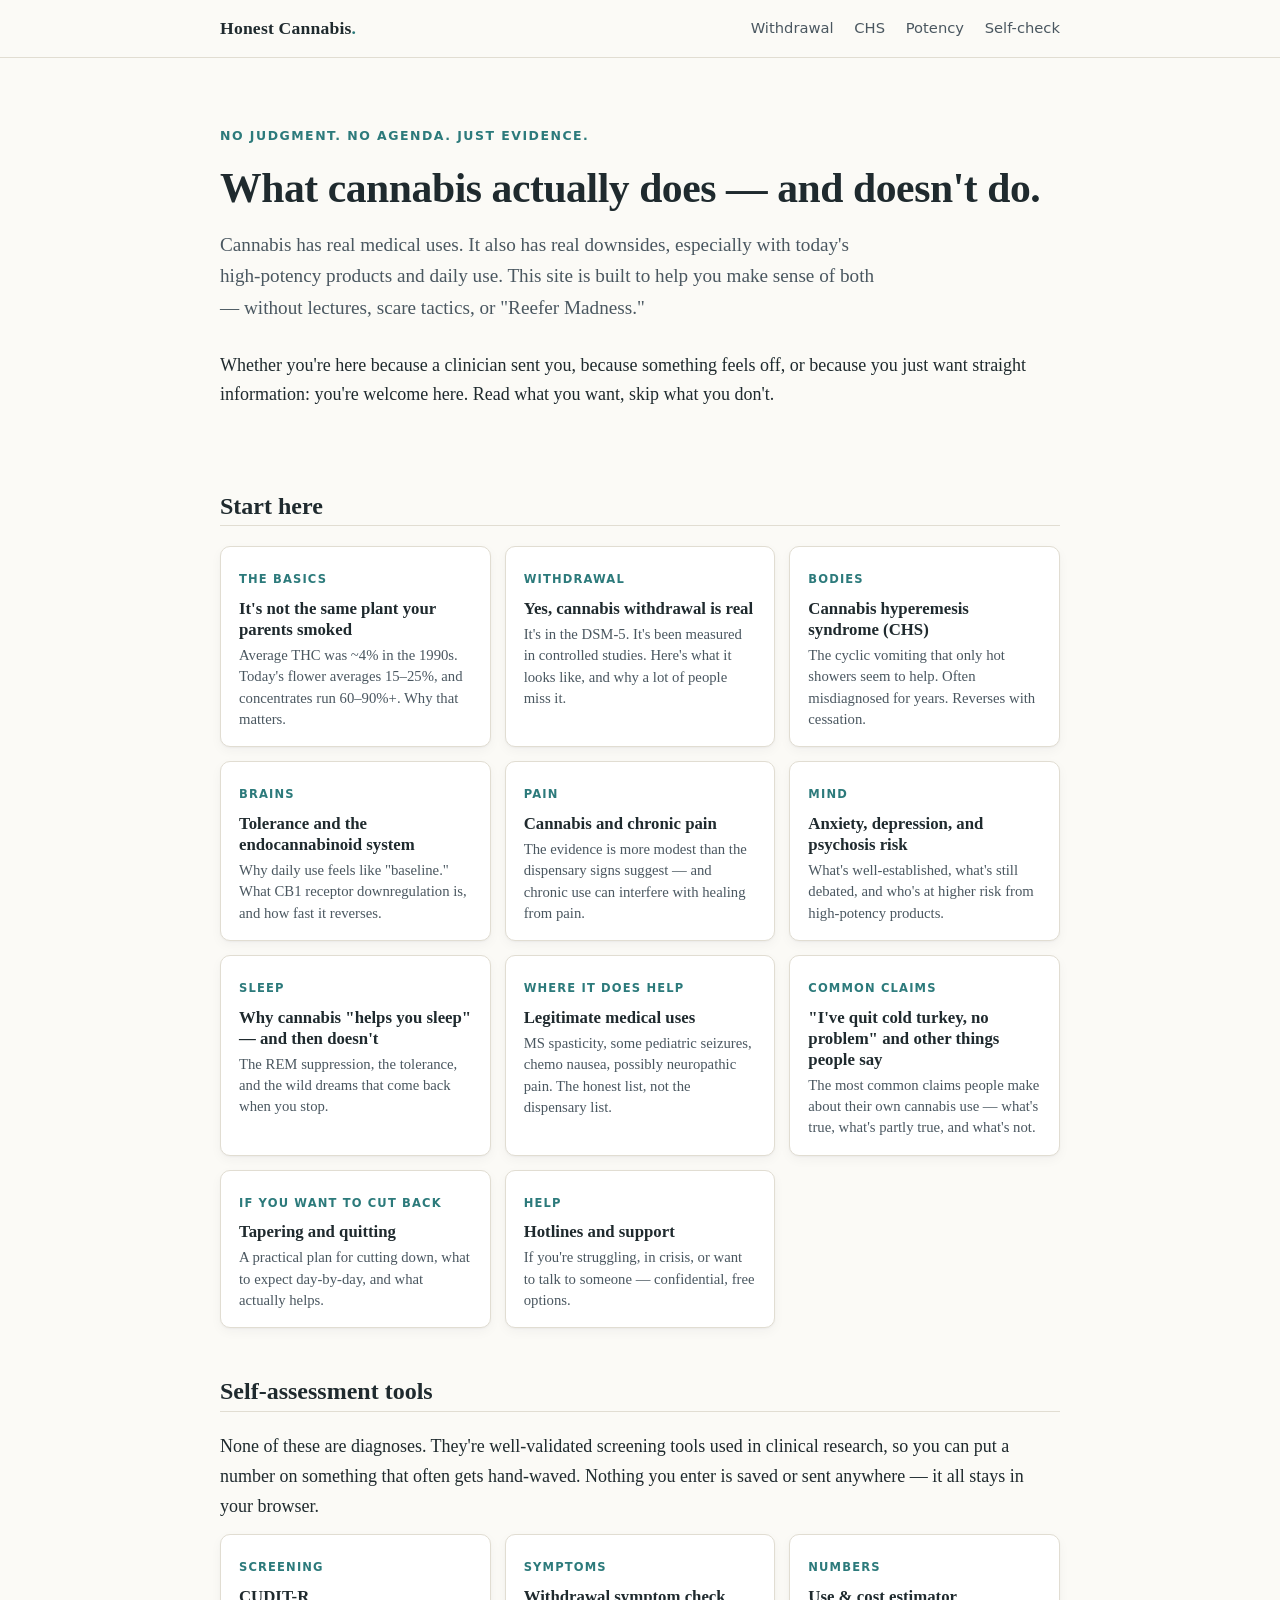
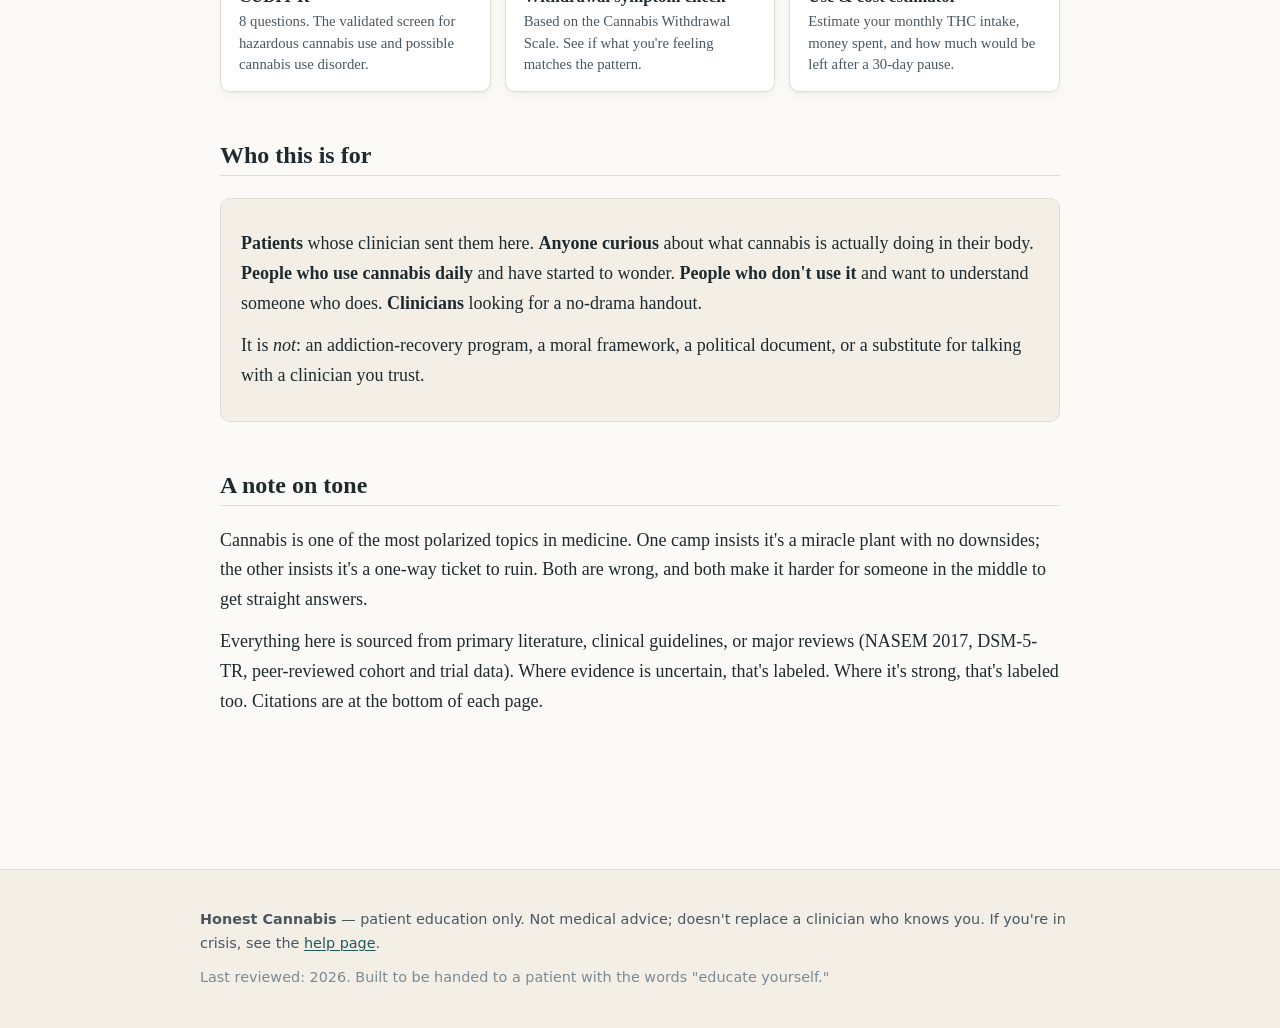
<file: index.html>
<!doctype html>
<html lang="en">
<head>
<meta charset="utf-8" />
<meta name="viewport" content="width=device-width, initial-scale=1" />
<title>Honest Cannabis — A judgment-free guide to weed, withdrawal, and CHS</title>
<meta name="description" content="An evidence-based, judgment-free resource on cannabis: modern potency, withdrawal, cannabis hyperemesis syndrome, mental health, pain, and how to cut back if you want to." />
<link rel="stylesheet" href="./assets/style.css" />
</head>
<body>

<header class="site">
  <div class="wrap">
    <a href="./index.html" class="brand">Honest Cannabis<span class="dot">.</span></a>
    <nav>
      <a href="./pages/withdrawal.html">Withdrawal</a>
      <a href="./pages/chs.html">CHS</a>
      <a href="./pages/potency.html">Potency</a>
      <a href="./tools/cudit-r.html">Self-check</a>
    </nav>
  </div>
</header>

<main>

<section class="hero">
  <div class="eyebrow">No judgment. No agenda. Just evidence.</div>
  <h1>What cannabis actually does — and doesn't do.</h1>
  <p class="lede">
    Cannabis has real medical uses. It also has real downsides, especially with today's
    high-potency products and daily use. This site is built to help you make sense of
    both — without lectures, scare tactics, or "Reefer Madness."
  </p>
  <p>
    Whether you're here because a clinician sent you, because something feels off,
    or because you just want straight information: you're welcome here. Read what you
    want, skip what you don't.
  </p>
</section>

<section>
  <h2>Start here</h2>
  <div class="grid">

    <a class="tile" href="./pages/potency.html">
      <span class="topic">The basics</span>
      <h3>It's not the same plant your parents smoked</h3>
      <p>Average THC was ~4% in the 1990s. Today's flower averages 15–25%, and concentrates run 60–90%+. Why that matters.</p>
    </a>

    <a class="tile" href="./pages/withdrawal.html">
      <span class="topic">Withdrawal</span>
      <h3>Yes, cannabis withdrawal is real</h3>
      <p>It's in the DSM-5. It's been measured in controlled studies. Here's what it looks like, and why a lot of people miss it.</p>
    </a>

    <a class="tile" href="./pages/chs.html">
      <span class="topic">Bodies</span>
      <h3>Cannabis hyperemesis syndrome (CHS)</h3>
      <p>The cyclic vomiting that only hot showers seem to help. Often misdiagnosed for years. Reverses with cessation.</p>
    </a>

    <a class="tile" href="./pages/brain-tolerance.html">
      <span class="topic">Brains</span>
      <h3>Tolerance and the endocannabinoid system</h3>
      <p>Why daily use feels like "baseline." What CB1 receptor downregulation is, and how fast it reverses.</p>
    </a>

    <a class="tile" href="./pages/pain.html">
      <span class="topic">Pain</span>
      <h3>Cannabis and chronic pain</h3>
      <p>The evidence is more modest than the dispensary signs suggest — and chronic use can interfere with healing from pain.</p>
    </a>

    <a class="tile" href="./pages/mental-health.html">
      <span class="topic">Mind</span>
      <h3>Anxiety, depression, and psychosis risk</h3>
      <p>What's well-established, what's still debated, and who's at higher risk from high-potency products.</p>
    </a>

    <a class="tile" href="./pages/sleep.html">
      <span class="topic">Sleep</span>
      <h3>Why cannabis "helps you sleep" — and then doesn't</h3>
      <p>The REM suppression, the tolerance, and the wild dreams that come back when you stop.</p>
    </a>

    <a class="tile" href="./pages/legit-uses.html">
      <span class="topic">Where it does help</span>
      <h3>Legitimate medical uses</h3>
      <p>MS spasticity, some pediatric seizures, chemo nausea, possibly neuropathic pain. The honest list, not the dispensary list.</p>
    </a>

    <a class="tile" href="./pages/myths.html">
      <span class="topic">Common claims</span>
      <h3>"I've quit cold turkey, no problem" and other things people say</h3>
      <p>The most common claims people make about their own cannabis use — what's true, what's partly true, and what's not.</p>
    </a>

    <a class="tile" href="./pages/quitting.html">
      <span class="topic">If you want to cut back</span>
      <h3>Tapering and quitting</h3>
      <p>A practical plan for cutting down, what to expect day-by-day, and what actually helps.</p>
    </a>

    <a class="tile" href="./pages/resources.html">
      <span class="topic">Help</span>
      <h3>Hotlines and support</h3>
      <p>If you're struggling, in crisis, or want to talk to someone — confidential, free options.</p>
    </a>

  </div>
</section>

<section>
  <h2>Self-assessment tools</h2>
  <p>None of these are diagnoses. They're well-validated screening tools used in clinical research, so you can put a number on something that often gets hand-waved. Nothing you enter is saved or sent anywhere — it all stays in your browser.</p>

  <div class="grid">
    <a class="tile" href="./tools/cudit-r.html">
      <span class="topic">Screening</span>
      <h3>CUDIT-R</h3>
      <p>8 questions. The validated screen for hazardous cannabis use and possible cannabis use disorder.</p>
    </a>

    <a class="tile" href="./tools/withdrawal-check.html">
      <span class="topic">Symptoms</span>
      <h3>Withdrawal symptom check</h3>
      <p>Based on the Cannabis Withdrawal Scale. See if what you're feeling matches the pattern.</p>
    </a>

    <a class="tile" href="./tools/use-estimator.html">
      <span class="topic">Numbers</span>
      <h3>Use & cost estimator</h3>
      <p>Estimate your monthly THC intake, money spent, and how much would be left after a 30-day pause.</p>
    </a>
  </div>
</section>

<section>
  <h2>Who this is for</h2>
  <div class="card soft">
    <p><strong>Patients</strong> whose clinician sent them here. <strong>Anyone curious</strong> about what cannabis is actually doing in their body. <strong>People who use cannabis daily</strong> and have started to wonder. <strong>People who don't use it</strong> and want to understand someone who does. <strong>Clinicians</strong> looking for a no-drama handout.</p>
    <p>It is <em>not</em>: an addiction-recovery program, a moral framework, a political document, or a substitute for talking with a clinician you trust.</p>
  </div>
</section>

<section>
  <h2>A note on tone</h2>
  <p>
    Cannabis is one of the most polarized topics in medicine. One camp insists it's a miracle plant
    with no downsides; the other insists it's a one-way ticket to ruin. Both are wrong, and both
    make it harder for someone in the middle to get straight answers.
  </p>
  <p>
    Everything here is sourced from primary literature, clinical guidelines, or major reviews
    (NASEM 2017, DSM-5-TR, peer-reviewed cohort and trial data). Where evidence is uncertain,
    that's labeled. Where it's strong, that's labeled too. Citations are at the bottom of each page.
  </p>
</section>

</main>

<footer class="site">
  <div class="wrap">
    <p>
      <strong>Honest Cannabis</strong> — patient education only. Not medical advice; doesn't replace
      a clinician who knows you. If you're in crisis, see the <a href="./pages/resources.html">help page</a>.
    </p>
    <p class="muted">
      Last reviewed: 2026. Built to be handed to a patient with the words "educate yourself."
    </p>
  </div>
</footer>

</body>
</html>
</file>
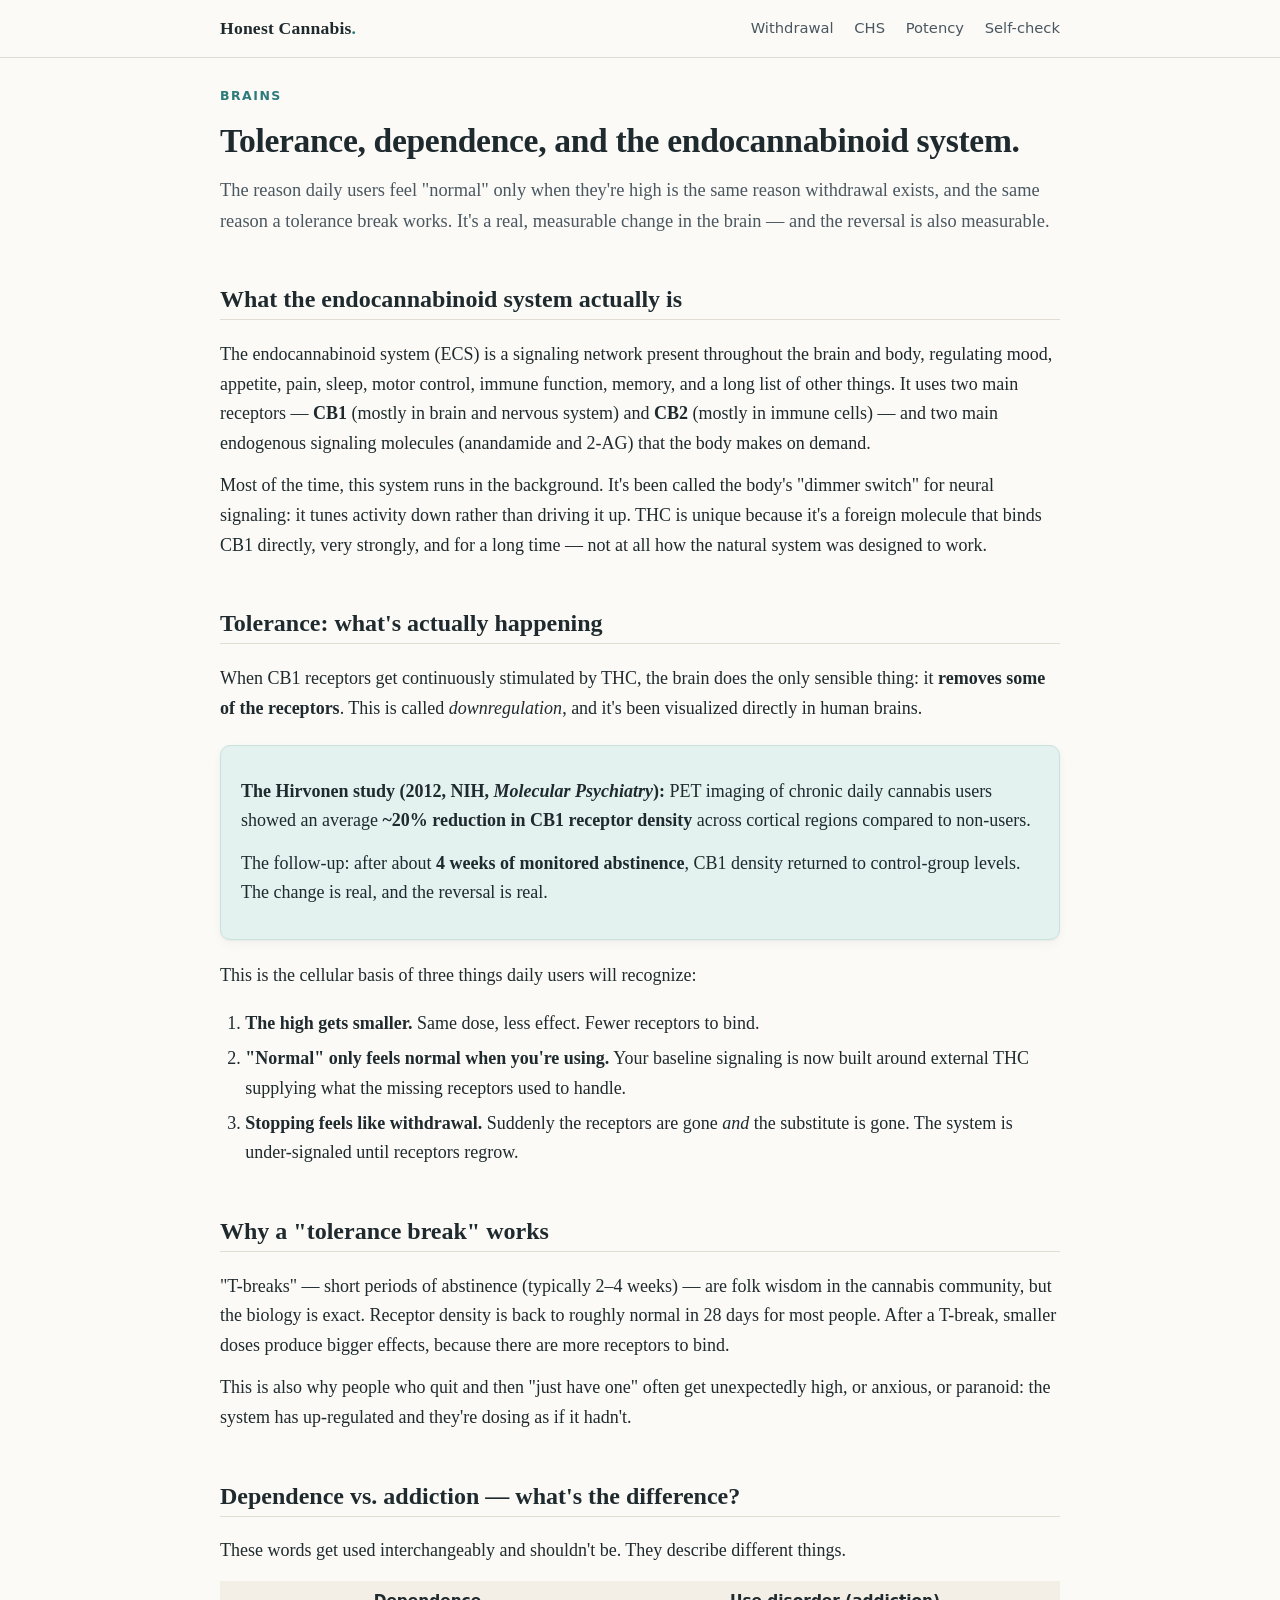
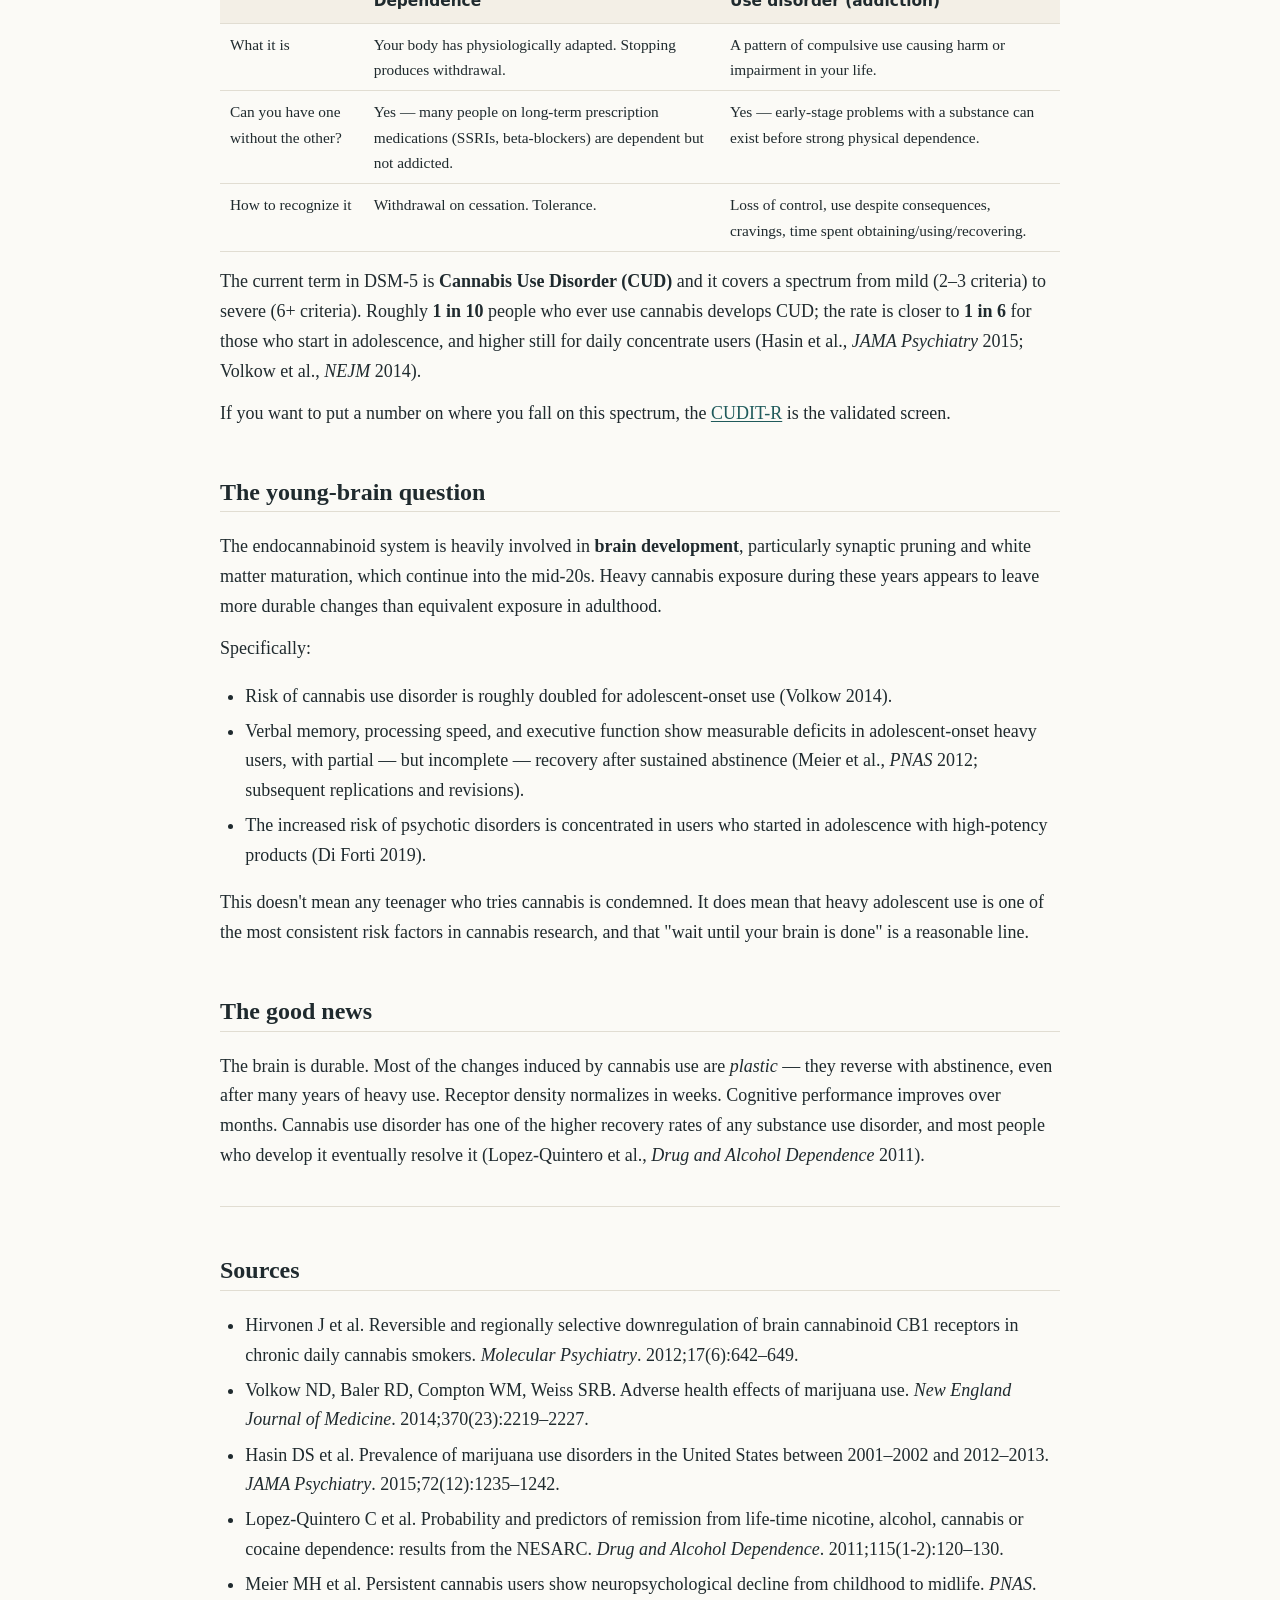
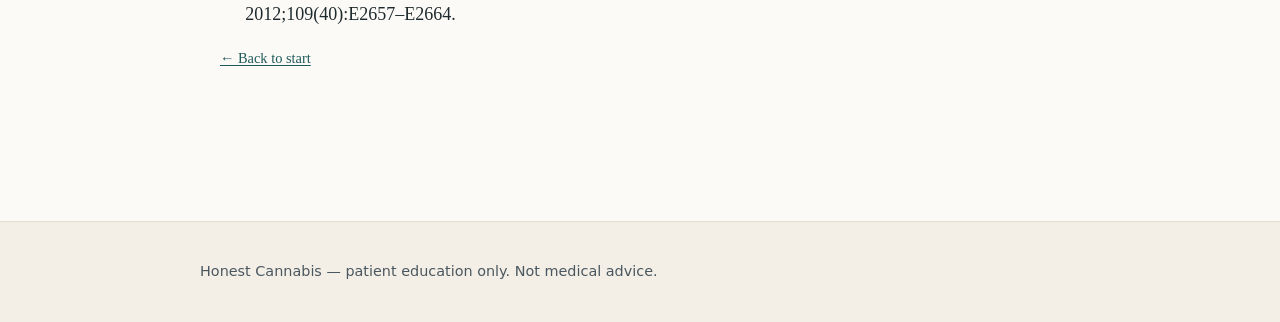
<file: pages/brain-tolerance.html>
<!doctype html>
<html lang="en">
<head>
<meta charset="utf-8" />
<meta name="viewport" content="width=device-width, initial-scale=1" />
<title>Tolerance and the endocannabinoid system — Honest Cannabis</title>
<link rel="stylesheet" href="../assets/style.css" />
</head>
<body>

<header class="site">
  <div class="wrap">
    <a href="../index.html" class="brand">Honest Cannabis<span class="dot">.</span></a>
    <nav>
      <a href="./withdrawal.html">Withdrawal</a>
      <a href="./chs.html">CHS</a>
      <a href="./potency.html">Potency</a>
      <a href="../tools/cudit-r.html">Self-check</a>
    </nav>
  </div>
</header>

<main>

<div class="eyebrow">Brains</div>
<h1>Tolerance, dependence, and the endocannabinoid system.</h1>
<p class="lede">
  The reason daily users feel "normal" only when they're high is the same reason
  withdrawal exists, and the same reason a tolerance break works. It's a real,
  measurable change in the brain — and the reversal is also measurable.
</p>

<h2>What the endocannabinoid system actually is</h2>

<p>The endocannabinoid system (ECS) is a signaling network present throughout the brain
and body, regulating mood, appetite, pain, sleep, motor control, immune function, memory,
and a long list of other things. It uses two main receptors — <strong>CB1</strong> (mostly
in brain and nervous system) and <strong>CB2</strong> (mostly in immune cells) — and
two main endogenous signaling molecules (anandamide and 2-AG) that the body makes
on demand.</p>

<p>Most of the time, this system runs in the background. It's been called the body's
"dimmer switch" for neural signaling: it tunes activity down rather than driving it up.
THC is unique because it's a foreign molecule that binds CB1 directly, very strongly, and
for a long time — not at all how the natural system was designed to work.</p>

<h2>Tolerance: what's actually happening</h2>

<p>When CB1 receptors get continuously stimulated by THC, the brain does the only sensible
thing: it <strong>removes some of the receptors</strong>. This is called <em>downregulation</em>,
and it's been visualized directly in human brains.</p>

<div class="card accent">
  <p><strong>The Hirvonen study (2012, NIH, <em>Molecular Psychiatry</em>):</strong>
  PET imaging of chronic daily cannabis users showed an average <strong>~20%
  reduction in CB1 receptor density</strong> across cortical regions compared to non-users.</p>

  <p>The follow-up: after about <strong>4 weeks of monitored abstinence</strong>, CB1 density
  returned to control-group levels. The change is real, and the reversal is real.</p>
</div>

<p>This is the cellular basis of three things daily users will recognize:</p>

<ol>
  <li><strong>The high gets smaller.</strong> Same dose, less effect. Fewer receptors to bind.</li>
  <li><strong>"Normal" only feels normal when you're using.</strong> Your baseline signaling is now built around external THC supplying what the missing receptors used to handle.</li>
  <li><strong>Stopping feels like withdrawal.</strong> Suddenly the receptors are gone <em>and</em> the substitute is gone. The system is under-signaled until receptors regrow.</li>
</ol>

<h2>Why a "tolerance break" works</h2>

<p>"T-breaks" — short periods of abstinence (typically 2–4 weeks) — are folk wisdom in
the cannabis community, but the biology is exact. Receptor density is back to roughly
normal in 28 days for most people. After a T-break, smaller doses produce bigger effects,
because there are more receptors to bind.</p>

<p>This is also why people who quit and then "just have one" often get unexpectedly high,
or anxious, or paranoid: the system has up-regulated and they're dosing as if it hadn't.</p>

<h2>Dependence vs. addiction — what's the difference?</h2>

<p>These words get used interchangeably and shouldn't be. They describe different things.</p>

<table>
<thead>
<tr><th></th><th>Dependence</th><th>Use disorder (addiction)</th></tr>
</thead>
<tbody>
<tr><td>What it is</td><td>Your body has physiologically adapted. Stopping produces withdrawal.</td><td>A pattern of compulsive use causing harm or impairment in your life.</td></tr>
<tr><td>Can you have one without the other?</td><td>Yes — many people on long-term prescription medications (SSRIs, beta-blockers) are dependent but not addicted.</td><td>Yes — early-stage problems with a substance can exist before strong physical dependence.</td></tr>
<tr><td>How to recognize it</td><td>Withdrawal on cessation. Tolerance.</td><td>Loss of control, use despite consequences, cravings, time spent obtaining/using/recovering.</td></tr>
</tbody>
</table>

<p>The current term in DSM-5 is <strong>Cannabis Use Disorder (CUD)</strong> and it covers a
spectrum from mild (2–3 criteria) to severe (6+ criteria). Roughly <strong>1 in 10</strong>
people who ever use cannabis develops CUD; the rate is closer to <strong>1 in 6</strong>
for those who start in adolescence, and higher still for daily concentrate users
(Hasin et al., <em>JAMA Psychiatry</em> 2015; Volkow et al., <em>NEJM</em> 2014).</p>

<p>If you want to put a number on where you fall on this spectrum, the
<a href="../tools/cudit-r.html">CUDIT-R</a> is the validated screen.</p>

<h2>The young-brain question</h2>

<p>The endocannabinoid system is heavily involved in <strong>brain development</strong>,
particularly synaptic pruning and white matter maturation, which continue into the
mid-20s. Heavy cannabis exposure during these years appears to leave more durable
changes than equivalent exposure in adulthood.</p>

<p>Specifically:</p>
<ul>
  <li>Risk of cannabis use disorder is roughly doubled for adolescent-onset use (Volkow 2014).</li>
  <li>Verbal memory, processing speed, and executive function show measurable deficits in adolescent-onset heavy users, with partial — but incomplete — recovery after sustained abstinence (Meier et al., <em>PNAS</em> 2012; subsequent replications and revisions).</li>
  <li>The increased risk of psychotic disorders is concentrated in users who started in adolescence with high-potency products (Di Forti 2019).</li>
</ul>

<p>This doesn't mean any teenager who tries cannabis is condemned. It does mean
that heavy adolescent use is one of the most consistent risk factors in cannabis
research, and that "wait until your brain is done" is a reasonable line.</p>

<h2>The good news</h2>

<p>The brain is durable. Most of the changes induced by cannabis use are <em>plastic</em>
— they reverse with abstinence, even after many years of heavy use. Receptor density
normalizes in weeks. Cognitive performance improves over months. Cannabis use disorder
has one of the higher recovery rates of any substance use disorder, and most people
who develop it eventually resolve it (Lopez-Quintero et al., <em>Drug and Alcohol Dependence</em> 2011).</p>

<hr />

<h2>Sources</h2>
<ul>
  <li>Hirvonen J et al. Reversible and regionally selective downregulation of brain cannabinoid CB1 receptors in chronic daily cannabis smokers. <em>Molecular Psychiatry</em>. 2012;17(6):642–649.</li>
  <li>Volkow ND, Baler RD, Compton WM, Weiss SRB. Adverse health effects of marijuana use. <em>New England Journal of Medicine</em>. 2014;370(23):2219–2227.</li>
  <li>Hasin DS et al. Prevalence of marijuana use disorders in the United States between 2001–2002 and 2012–2013. <em>JAMA Psychiatry</em>. 2015;72(12):1235–1242.</li>
  <li>Lopez-Quintero C et al. Probability and predictors of remission from life-time nicotine, alcohol, cannabis or cocaine dependence: results from the NESARC. <em>Drug and Alcohol Dependence</em>. 2011;115(1-2):120–130.</li>
  <li>Meier MH et al. Persistent cannabis users show neuropsychological decline from childhood to midlife. <em>PNAS</em>. 2012;109(40):E2657–E2664.</li>
</ul>

<p class="muted"><a href="../index.html">← Back to start</a></p>

</main>

<footer class="site"><div class="wrap"><p>Honest Cannabis — patient education only. Not medical advice.</p></div></footer>

</body>
</html>
</file>
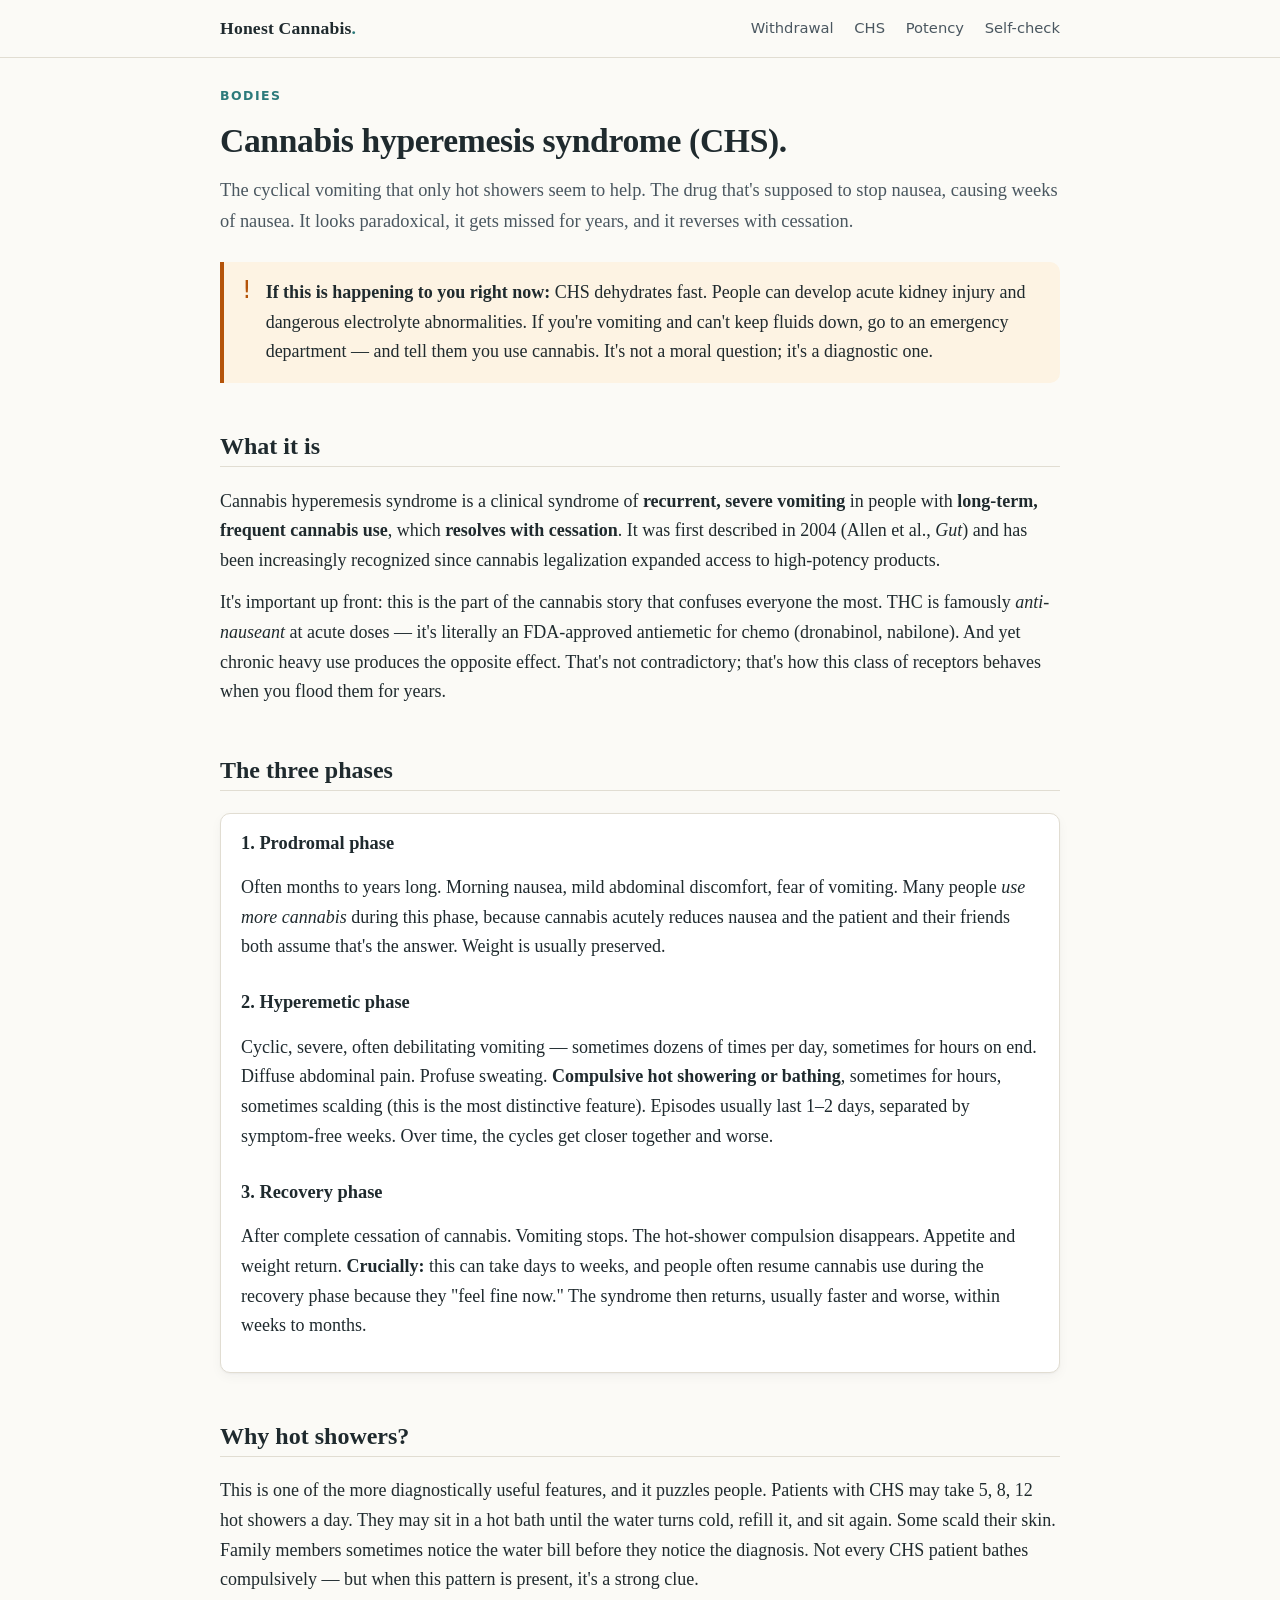
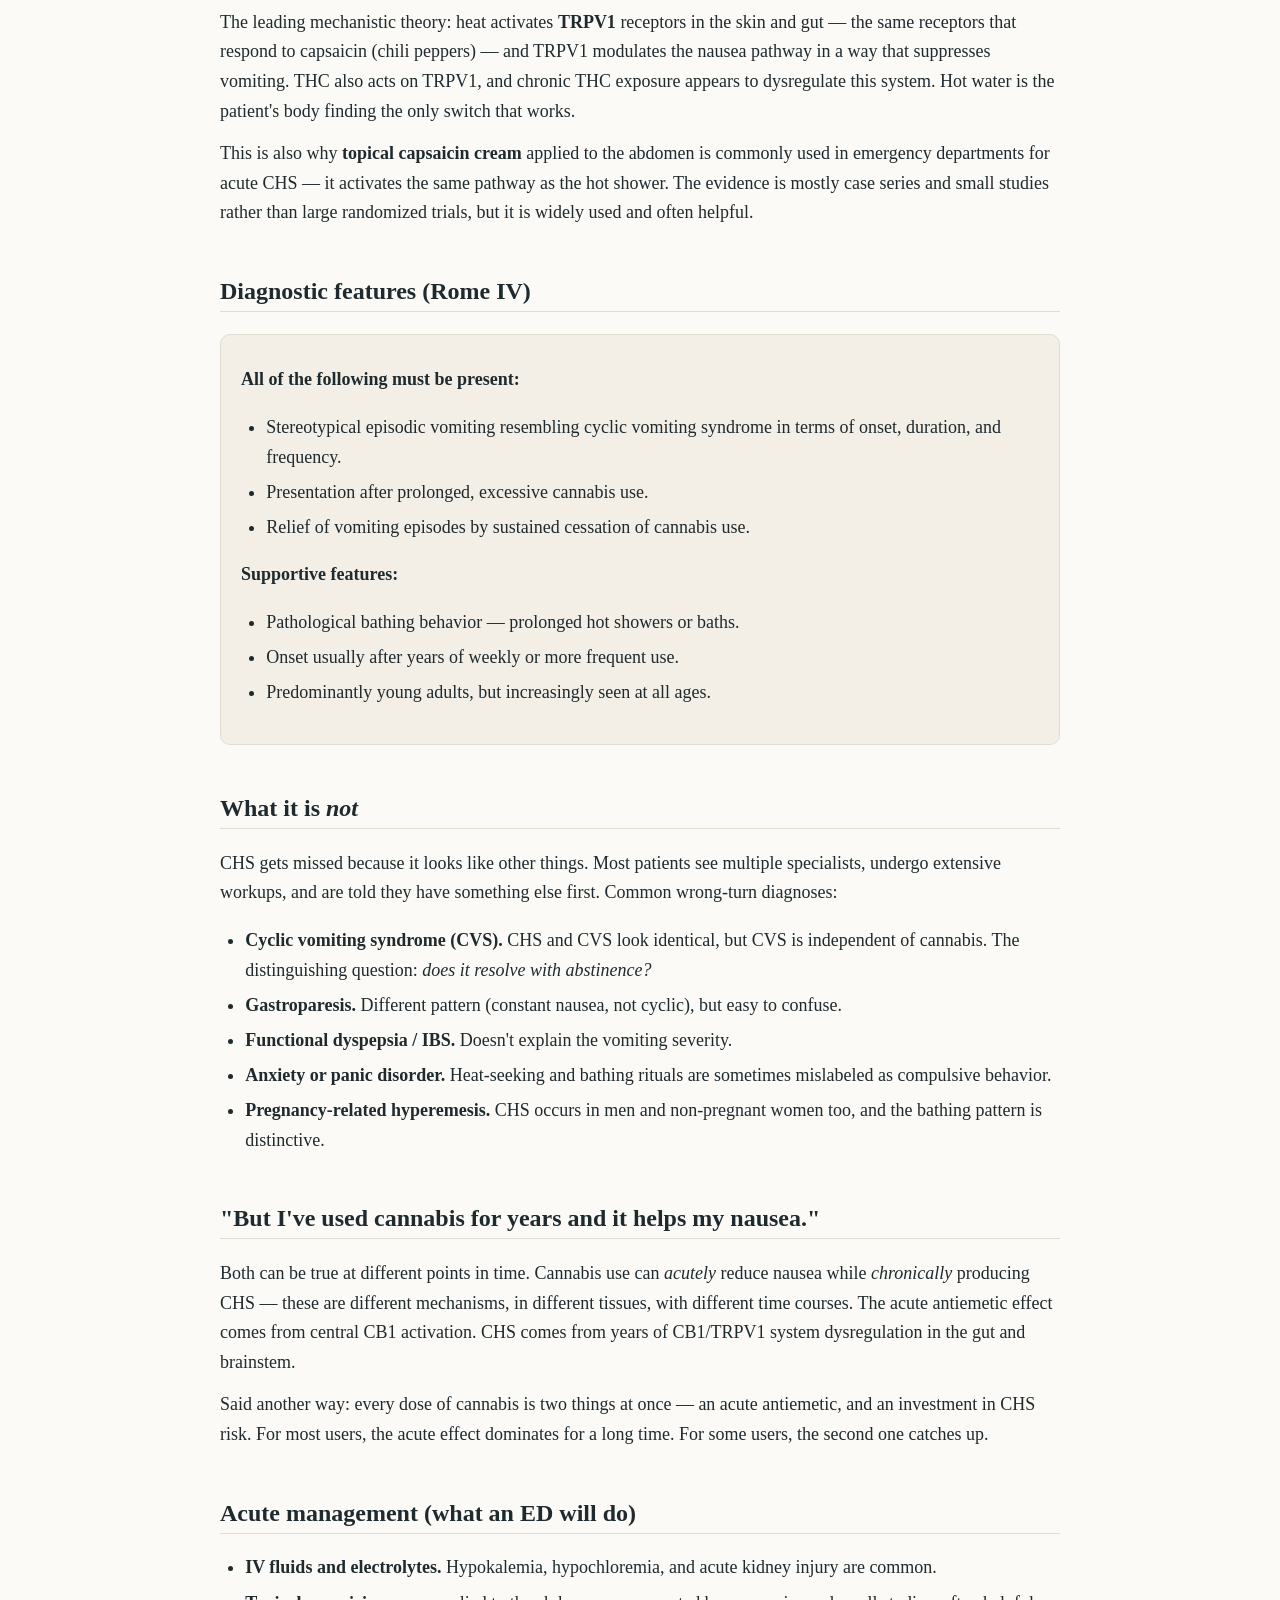
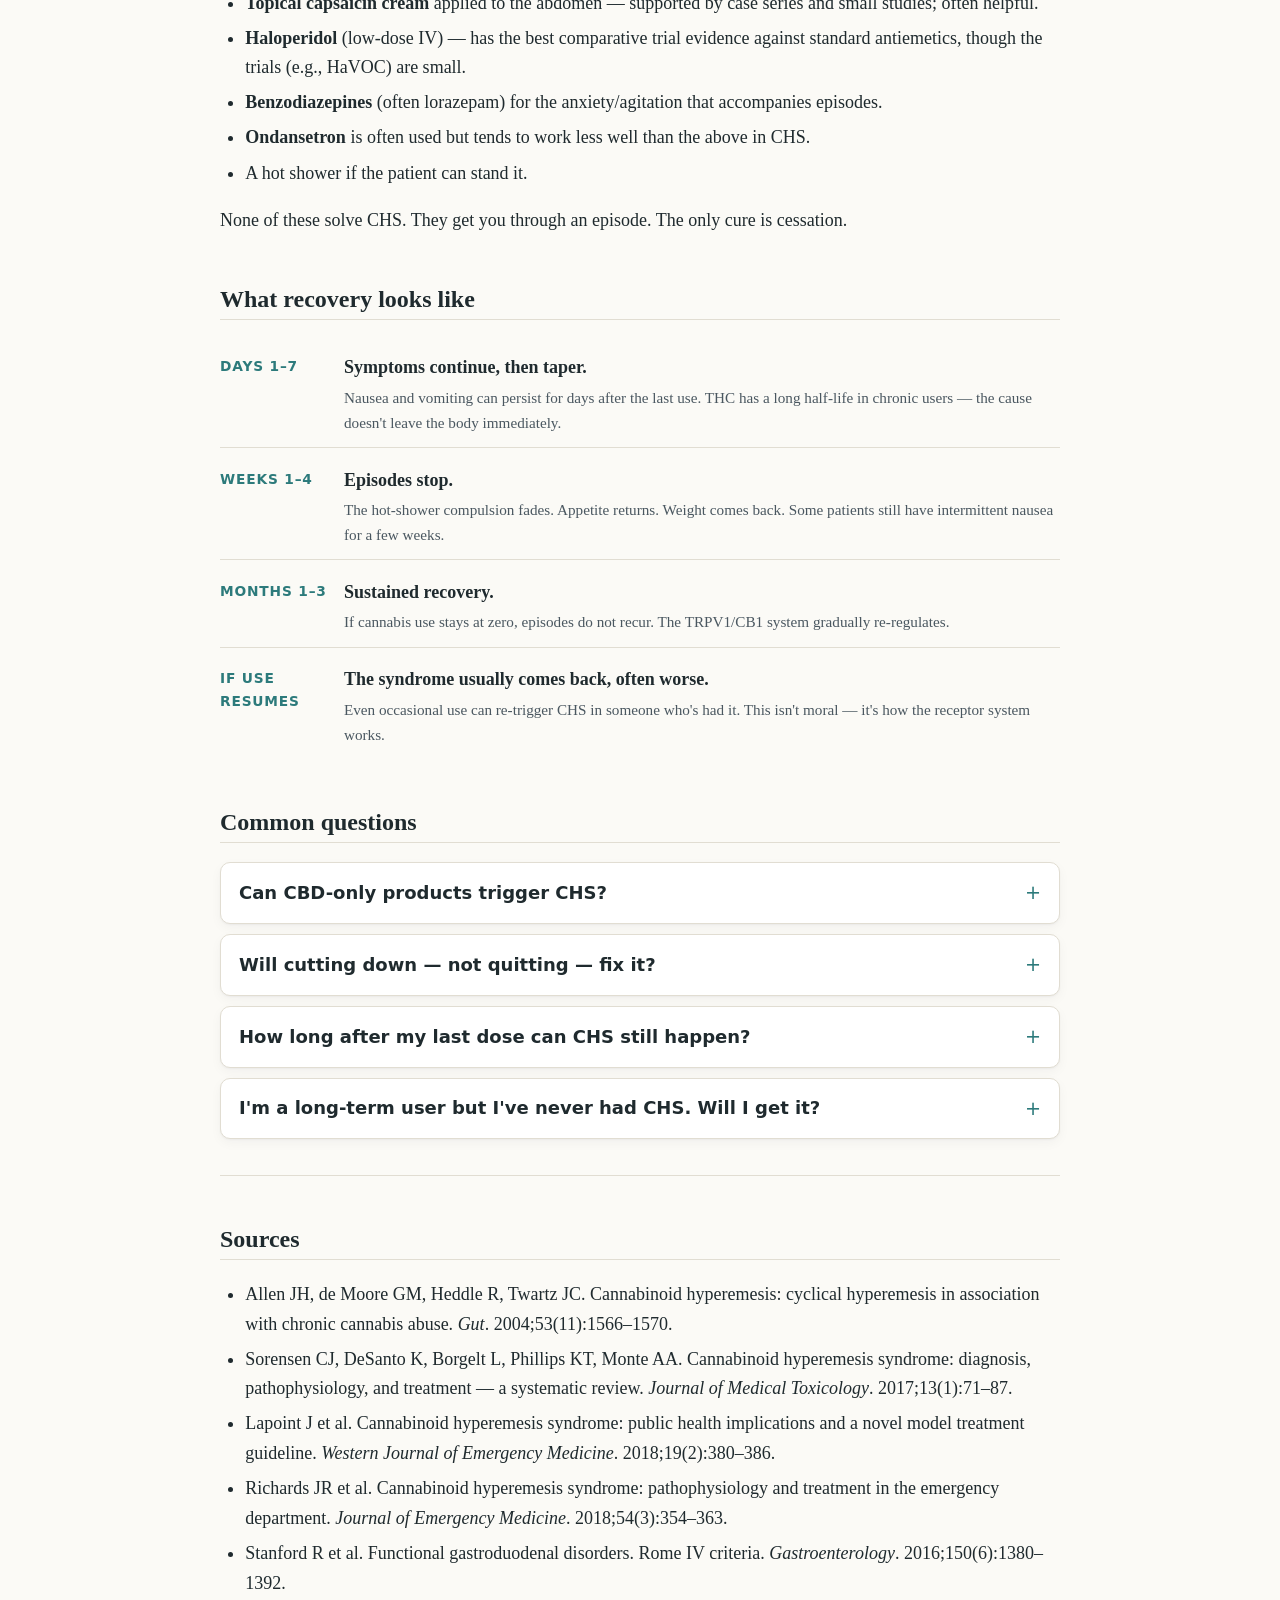
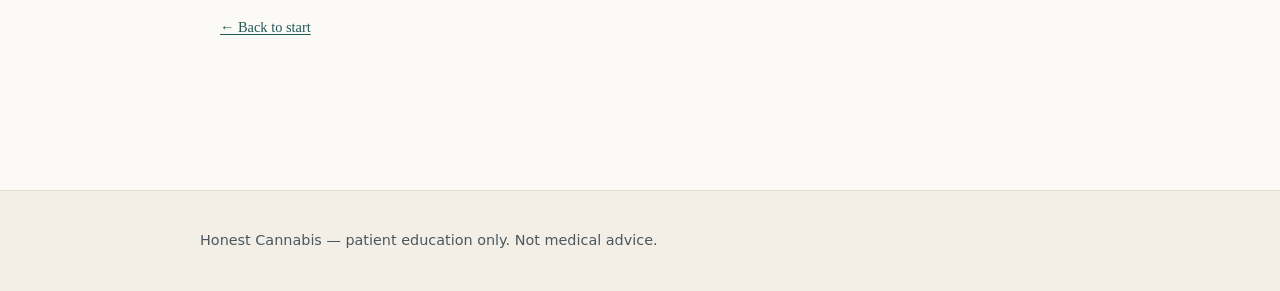
<file: pages/chs.html>
<!doctype html>
<html lang="en">
<head>
<meta charset="utf-8" />
<meta name="viewport" content="width=device-width, initial-scale=1" />
<title>Cannabis hyperemesis syndrome (CHS) — Honest Cannabis</title>
<meta name="description" content="Cannabis hyperemesis syndrome: cyclical vomiting, hot showers, and a counterintuitive cause. Diagnosis, course, and what to do." />
<link rel="stylesheet" href="../assets/style.css" />
</head>
<body>

<header class="site">
  <div class="wrap">
    <a href="../index.html" class="brand">Honest Cannabis<span class="dot">.</span></a>
    <nav>
      <a href="./withdrawal.html">Withdrawal</a>
      <a href="./chs.html">CHS</a>
      <a href="./potency.html">Potency</a>
      <a href="../tools/cudit-r.html">Self-check</a>
    </nav>
  </div>
</header>

<main>

<div class="eyebrow">Bodies</div>
<h1>Cannabis hyperemesis syndrome (CHS).</h1>
<p class="lede">
  The cyclical vomiting that only hot showers seem to help. The drug that's supposed to
  stop nausea, causing weeks of nausea. It looks paradoxical, it gets missed for years,
  and it reverses with cessation.
</p>

<div class="callout warn">
  <div class="icon">!</div>
  <div>
    <p><strong>If this is happening to you right now:</strong> CHS dehydrates fast. People can develop acute kidney injury and dangerous electrolyte abnormalities. If you're vomiting and can't keep fluids down, go to an emergency department — and tell them you use cannabis. It's not a moral question; it's a diagnostic one.</p>
  </div>
</div>

<h2>What it is</h2>

<p>Cannabis hyperemesis syndrome is a clinical syndrome of <strong>recurrent, severe
vomiting</strong> in people with <strong>long-term, frequent cannabis use</strong>, which
<strong>resolves with cessation</strong>. It was first described in 2004 (Allen et al.,
<em>Gut</em>) and has been increasingly recognized since cannabis legalization expanded
access to high-potency products.</p>

<p>It's important up front: this is the part of the cannabis story that confuses everyone the most.
THC is famously <em>anti-nauseant</em> at acute doses — it's literally an FDA-approved
antiemetic for chemo (dronabinol, nabilone). And yet chronic heavy use produces the
opposite effect. That's not contradictory; that's how this class of receptors behaves
when you flood them for years.</p>

<h2>The three phases</h2>

<div class="card">
  <h3>1. Prodromal phase</h3>
  <p>Often months to years long. Morning nausea, mild abdominal discomfort, fear of vomiting.
  Many people <em>use more cannabis</em> during this phase, because cannabis acutely reduces
  nausea and the patient and their friends both assume that's the answer. Weight is usually preserved.</p>

  <h3>2. Hyperemetic phase</h3>
  <p>Cyclic, severe, often debilitating vomiting — sometimes dozens of times per day, sometimes
  for hours on end. Diffuse abdominal pain. Profuse sweating. <strong>Compulsive hot showering or
  bathing</strong>, sometimes for hours, sometimes scalding (this is the most distinctive feature).
  Episodes usually last 1–2 days, separated by symptom-free weeks. Over time, the cycles get closer
  together and worse.</p>

  <h3>3. Recovery phase</h3>
  <p>After complete cessation of cannabis. Vomiting stops. The hot-shower compulsion disappears.
  Appetite and weight return. <strong>Crucially:</strong> this can take days to weeks, and people often
  resume cannabis use during the recovery phase because they "feel fine now." The syndrome
  then returns, usually faster and worse, within weeks to months.</p>
</div>

<h2>Why hot showers?</h2>

<p>This is one of the more diagnostically useful features, and it puzzles people. Patients
with CHS may take 5, 8, 12 hot showers a day. They may sit in a hot bath until the water
turns cold, refill it, and sit again. Some scald their skin. Family members sometimes
notice the water bill before they notice the diagnosis. Not every CHS patient bathes
compulsively — but when this pattern is present, it's a strong clue.</p>

<p>The leading mechanistic theory: heat activates <strong>TRPV1</strong> receptors in the skin
and gut — the same receptors that respond to capsaicin (chili peppers) — and TRPV1 modulates
the nausea pathway in a way that suppresses vomiting. THC also acts on TRPV1, and chronic
THC exposure appears to dysregulate this system. Hot water is the patient's body finding
the only switch that works.</p>

<p>This is also why <strong>topical capsaicin cream</strong> applied to the abdomen is
commonly used in emergency departments for acute CHS — it activates the same pathway as the
hot shower. The evidence is mostly case series and small studies rather than large
randomized trials, but it is widely used and often helpful.</p>

<h2>Diagnostic features (Rome IV)</h2>

<div class="card soft">
  <p><strong>All of the following must be present:</strong></p>
  <ul>
    <li>Stereotypical episodic vomiting resembling cyclic vomiting syndrome in terms of onset, duration, and frequency.</li>
    <li>Presentation after prolonged, excessive cannabis use.</li>
    <li>Relief of vomiting episodes by sustained cessation of cannabis use.</li>
  </ul>
  <p><strong>Supportive features:</strong></p>
  <ul>
    <li>Pathological bathing behavior — prolonged hot showers or baths.</li>
    <li>Onset usually after years of weekly or more frequent use.</li>
    <li>Predominantly young adults, but increasingly seen at all ages.</li>
  </ul>
</div>

<h2>What it is <em>not</em></h2>

<p>CHS gets missed because it looks like other things. Most patients see multiple
specialists, undergo extensive workups, and are told they have something else first.
Common wrong-turn diagnoses:</p>

<ul>
  <li><strong>Cyclic vomiting syndrome (CVS).</strong> CHS and CVS look identical, but CVS is independent of cannabis. The distinguishing question: <em>does it resolve with abstinence?</em></li>
  <li><strong>Gastroparesis.</strong> Different pattern (constant nausea, not cyclic), but easy to confuse.</li>
  <li><strong>Functional dyspepsia / IBS.</strong> Doesn't explain the vomiting severity.</li>
  <li><strong>Anxiety or panic disorder.</strong> Heat-seeking and bathing rituals are sometimes mislabeled as compulsive behavior.</li>
  <li><strong>Pregnancy-related hyperemesis.</strong> CHS occurs in men and non-pregnant women too, and the bathing pattern is distinctive.</li>
</ul>

<h2>"But I've used cannabis for years and it helps my nausea."</h2>

<p>Both can be true at different points in time. Cannabis use can <em>acutely</em> reduce
nausea while <em>chronically</em> producing CHS — these are different mechanisms, in
different tissues, with different time courses. The acute antiemetic effect comes from
central CB1 activation. CHS comes from years of CB1/TRPV1 system dysregulation in the
gut and brainstem.</p>

<p>Said another way: every dose of cannabis is two things at once — an acute antiemetic,
and an investment in CHS risk. For most users, the acute effect dominates for a long
time. For some users, the second one catches up.</p>

<h2>Acute management (what an ED will do)</h2>

<ul>
  <li><strong>IV fluids and electrolytes.</strong> Hypokalemia, hypochloremia, and acute kidney injury are common.</li>
  <li><strong>Topical capsaicin cream</strong> applied to the abdomen — supported by case series and small studies; often helpful.</li>
  <li><strong>Haloperidol</strong> (low-dose IV) — has the best comparative trial evidence against standard antiemetics, though the trials (e.g., HaVOC) are small.</li>
  <li><strong>Benzodiazepines</strong> (often lorazepam) for the anxiety/agitation that accompanies episodes.</li>
  <li><strong>Ondansetron</strong> is often used but tends to work less well than the above in CHS.</li>
  <li>A hot shower if the patient can stand it.</li>
</ul>

<p>None of these solve CHS. They get you through an episode. The only cure is cessation.</p>

<h2>What recovery looks like</h2>

<ul class="timeline">
  <li>
    <span class="when">Days 1–7</span>
    <span class="what">
      <strong>Symptoms continue, then taper.</strong>
      <p>Nausea and vomiting can persist for days after the last use. THC has a long half-life in chronic users — the cause doesn't leave the body immediately.</p>
    </span>
  </li>
  <li>
    <span class="when">Weeks 1–4</span>
    <span class="what">
      <strong>Episodes stop.</strong>
      <p>The hot-shower compulsion fades. Appetite returns. Weight comes back. Some patients still have intermittent nausea for a few weeks.</p>
    </span>
  </li>
  <li>
    <span class="when">Months 1–3</span>
    <span class="what">
      <strong>Sustained recovery.</strong>
      <p>If cannabis use stays at zero, episodes do not recur. The TRPV1/CB1 system gradually re-regulates.</p>
    </span>
  </li>
  <li>
    <span class="when">If use resumes</span>
    <span class="what">
      <strong>The syndrome usually comes back, often worse.</strong>
      <p>Even occasional use can re-trigger CHS in someone who's had it. This isn't moral — it's how the receptor system works.</p>
    </span>
  </li>
</ul>

<h2>Common questions</h2>

<details class="faq"><summary>Can CBD-only products trigger CHS?</summary>
<div class="body"><p>CHS is classically associated with chronic THC exposure; true CBD-isolate has not been clearly established as a cause. Worth noting: many commercial "CBD" products contain measurable THC — sometimes well above the label claim — so exposure history matters more than the product name. If symptoms suggest CHS and you've been using a "CBD" product daily, third-party lab testing of the product is reasonable.</p></div>
</details>

<details class="faq"><summary>Will cutting down — not quitting — fix it?</summary>
<div class="body"><p>In most cases, no. The handful of case series that have looked at this find that reduction without full cessation does not reliably stop the syndrome, and most patients eventually escalate again. The cure is abstinence.</p></div>
</details>

<details class="faq"><summary>How long after my last dose can CHS still happen?</summary>
<div class="body"><p>Vomiting episodes have been reported up to a couple of weeks after stopping in chronic heavy users, then resolve. THC is highly lipophilic and stored in fat — it leaves the system slowly. This delayed clearance is one reason people misattribute their recovery to other factors.</p></div>
</details>

<details class="faq"><summary>I'm a long-term user but I've never had CHS. Will I get it?</summary>
<div class="body"><p>Most long-term users do not develop CHS. The risk factors aren't fully mapped — it appears to involve a combination of dose, duration, genetics, and possibly product type (concentrates seem overrepresented). The honest answer is: we don't know who gets it until they do.</p></div>
</details>

<hr />

<h2>Sources</h2>
<ul>
  <li>Allen JH, de Moore GM, Heddle R, Twartz JC. Cannabinoid hyperemesis: cyclical hyperemesis in association with chronic cannabis abuse. <em>Gut</em>. 2004;53(11):1566–1570.</li>
  <li>Sorensen CJ, DeSanto K, Borgelt L, Phillips KT, Monte AA. Cannabinoid hyperemesis syndrome: diagnosis, pathophysiology, and treatment — a systematic review. <em>Journal of Medical Toxicology</em>. 2017;13(1):71–87.</li>
  <li>Lapoint J et al. Cannabinoid hyperemesis syndrome: public health implications and a novel model treatment guideline. <em>Western Journal of Emergency Medicine</em>. 2018;19(2):380–386.</li>
  <li>Richards JR et al. Cannabinoid hyperemesis syndrome: pathophysiology and treatment in the emergency department. <em>Journal of Emergency Medicine</em>. 2018;54(3):354–363.</li>
  <li>Stanford R et al. Functional gastroduodenal disorders. Rome IV criteria. <em>Gastroenterology</em>. 2016;150(6):1380–1392.</li>
</ul>

<p class="muted"><a href="../index.html">← Back to start</a></p>

</main>

<footer class="site">
  <div class="wrap">
    <p>Honest Cannabis — patient education only. Not medical advice.</p>
  </div>
</footer>

</body>
</html>
</file>
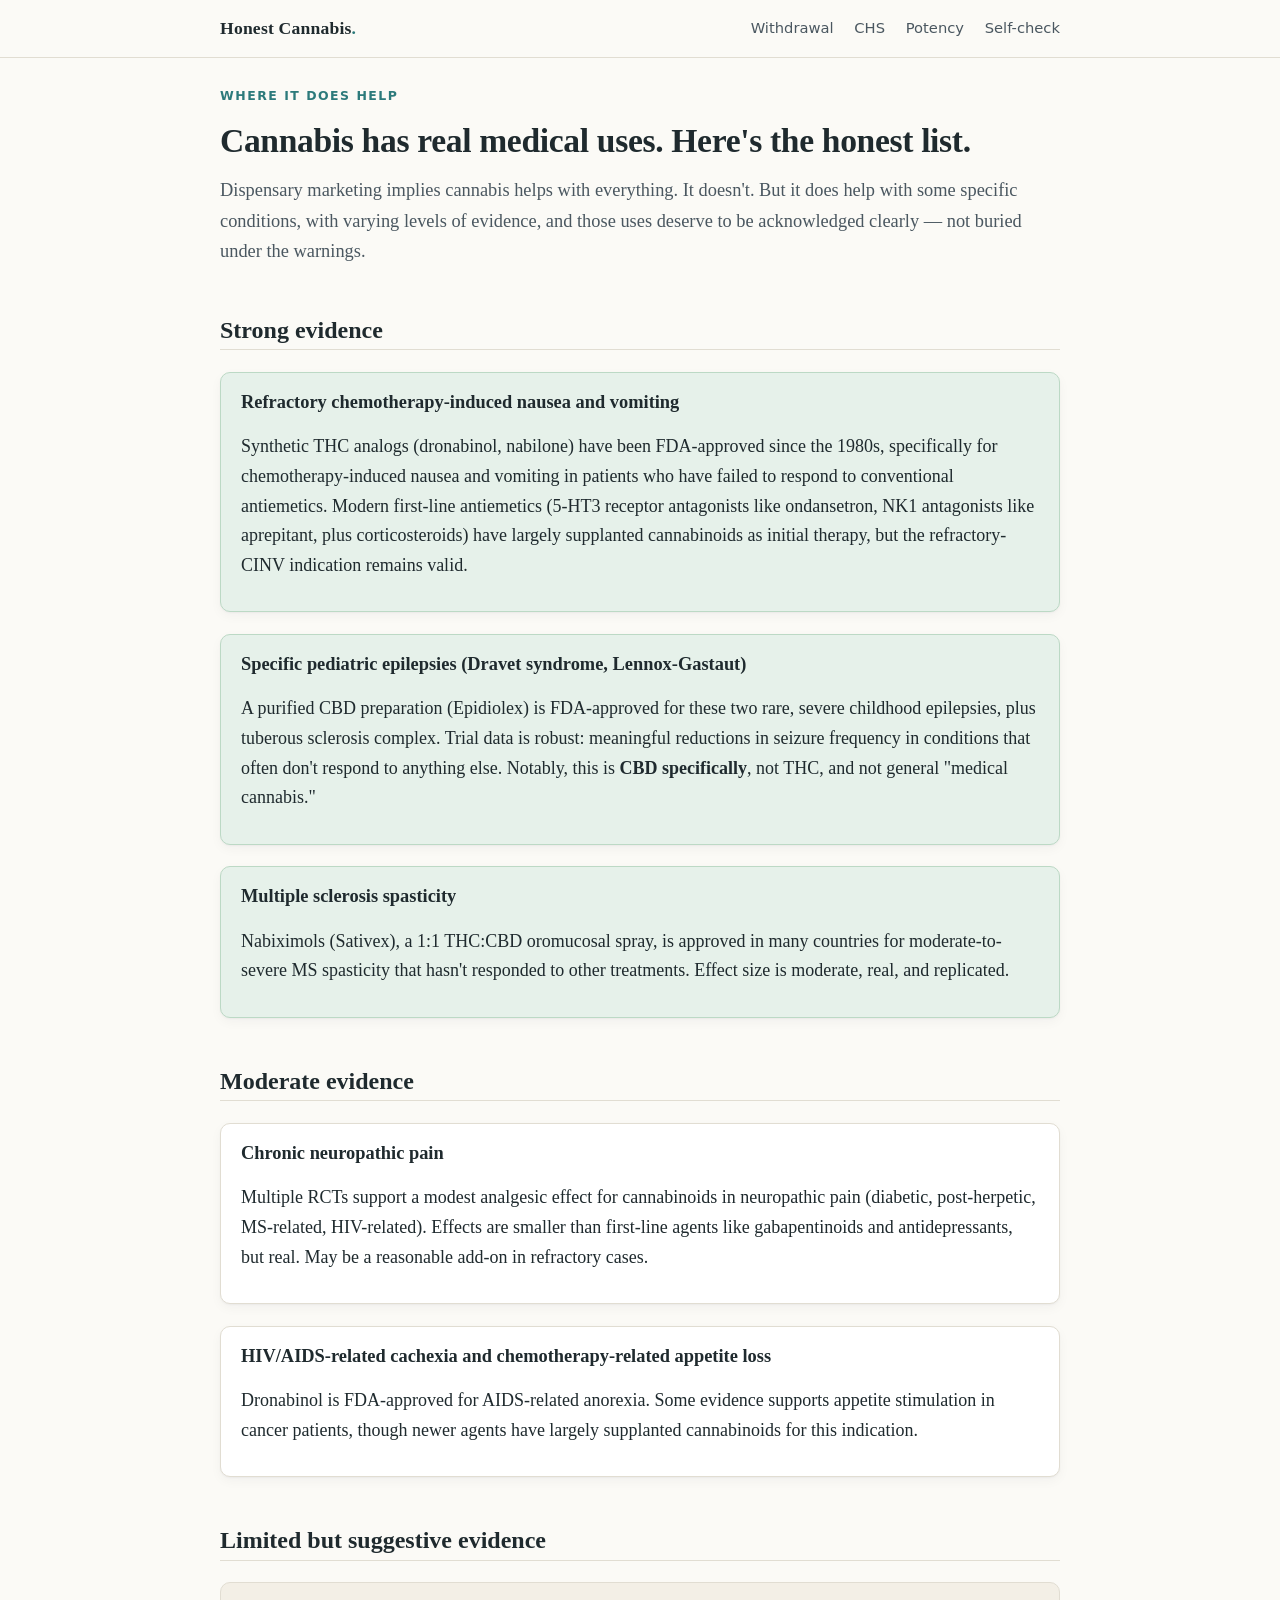
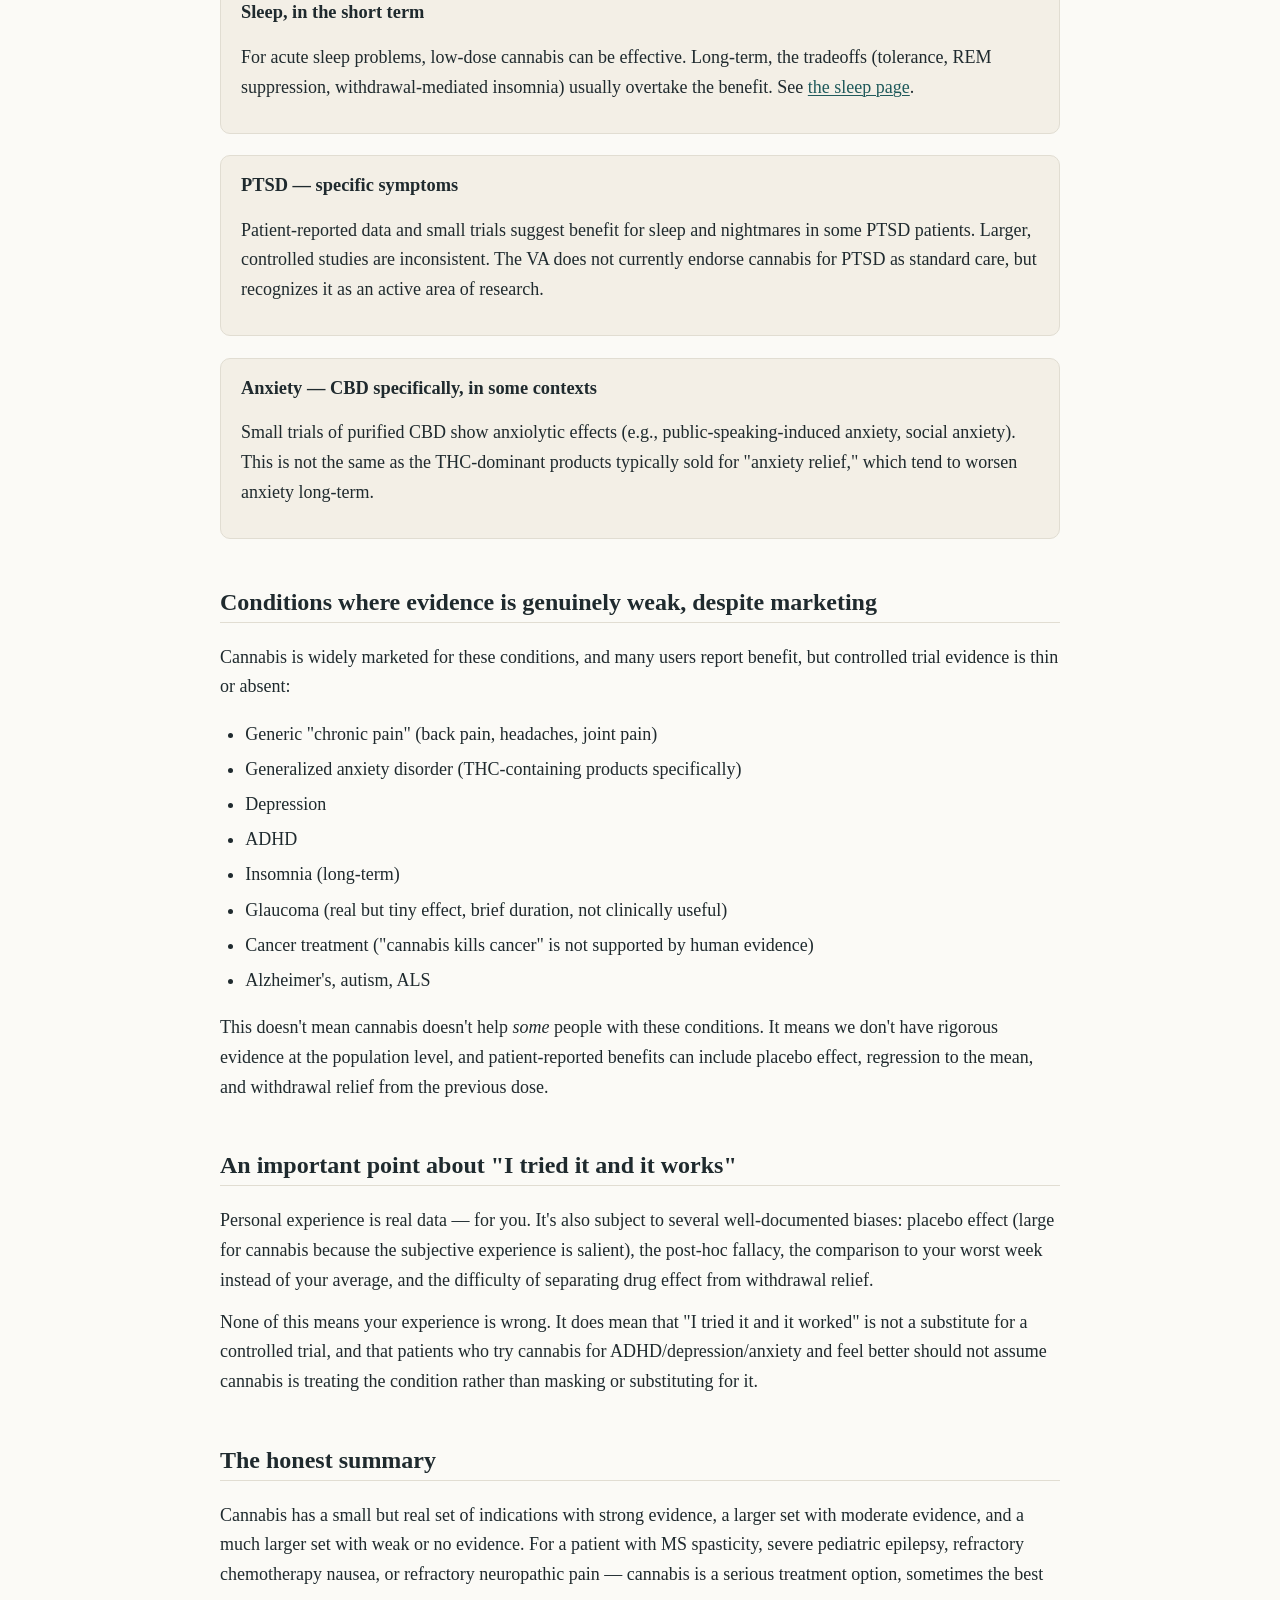
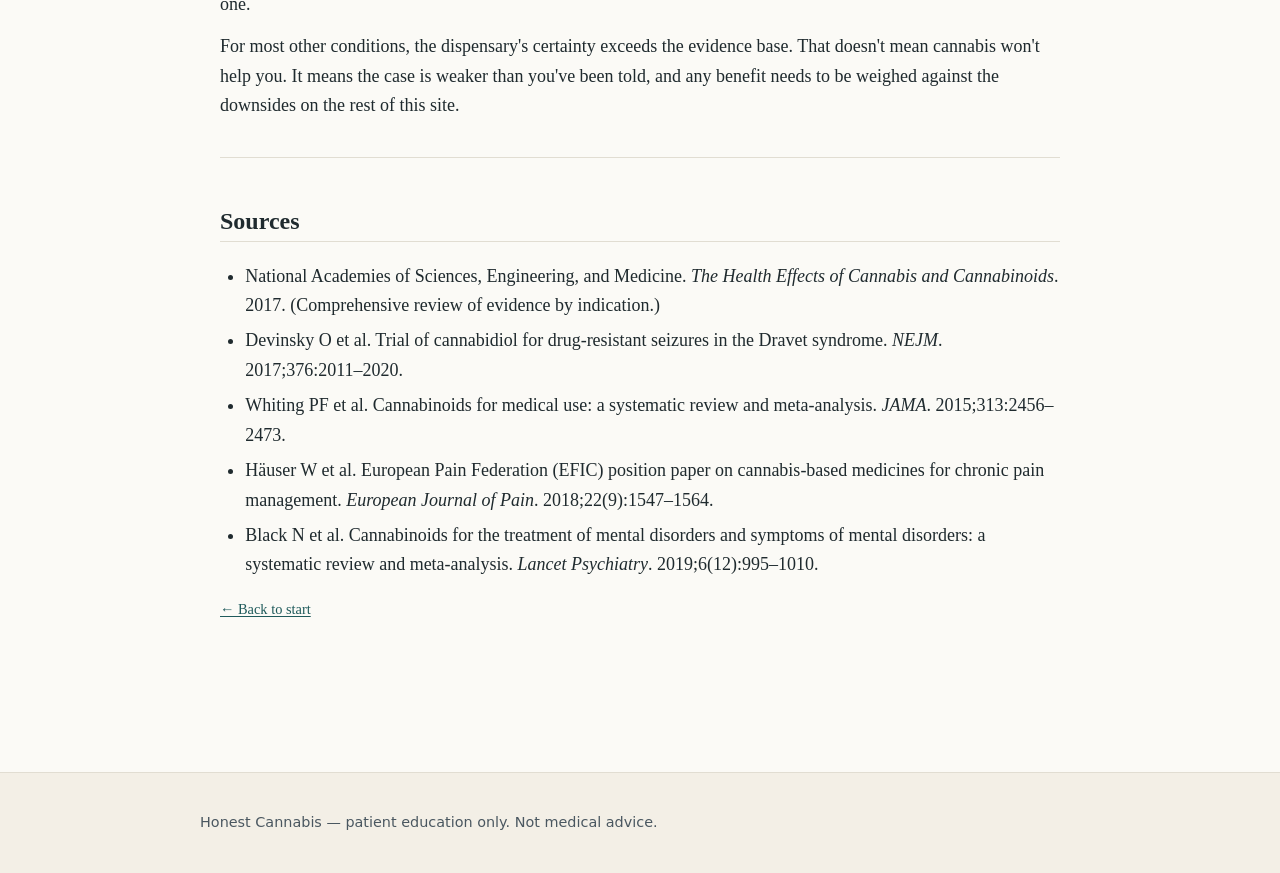
<file: pages/legit-uses.html>
<!doctype html>
<html lang="en">
<head>
<meta charset="utf-8" />
<meta name="viewport" content="width=device-width, initial-scale=1" />
<title>Where cannabis genuinely helps — Honest Cannabis</title>
<link rel="stylesheet" href="../assets/style.css" />
</head>
<body>

<header class="site">
  <div class="wrap">
    <a href="../index.html" class="brand">Honest Cannabis<span class="dot">.</span></a>
    <nav>
      <a href="./withdrawal.html">Withdrawal</a>
      <a href="./chs.html">CHS</a>
      <a href="./potency.html">Potency</a>
      <a href="../tools/cudit-r.html">Self-check</a>
    </nav>
  </div>
</header>

<main>

<div class="eyebrow">Where it does help</div>
<h1>Cannabis has real medical uses. Here's the honest list.</h1>
<p class="lede">
  Dispensary marketing implies cannabis helps with everything. It doesn't. But it does help
  with some specific conditions, with varying levels of evidence, and those uses deserve
  to be acknowledged clearly — not buried under the warnings.
</p>

<h2>Strong evidence</h2>

<div class="card ok">
  <h3>Refractory chemotherapy-induced nausea and vomiting</h3>
  <p>Synthetic THC analogs (dronabinol, nabilone) have been FDA-approved since the 1980s,
  specifically for chemotherapy-induced nausea and vomiting in patients who have failed
  to respond to conventional antiemetics. Modern first-line antiemetics (5-HT3
  receptor antagonists like ondansetron, NK1 antagonists like aprepitant, plus
  corticosteroids) have largely supplanted cannabinoids as initial therapy, but the
  refractory-CINV indication remains valid.</p>
</div>

<div class="card ok">
  <h3>Specific pediatric epilepsies (Dravet syndrome, Lennox-Gastaut)</h3>
  <p>A purified CBD preparation (Epidiolex) is FDA-approved for these two rare, severe
  childhood epilepsies, plus tuberous sclerosis complex. Trial data is robust:
  meaningful reductions in seizure frequency in conditions that often don't respond to
  anything else. Notably, this is <strong>CBD specifically</strong>, not THC, and not
  general "medical cannabis."</p>
</div>

<div class="card ok">
  <h3>Multiple sclerosis spasticity</h3>
  <p>Nabiximols (Sativex), a 1:1 THC:CBD oromucosal spray, is approved in many countries
  for moderate-to-severe MS spasticity that hasn't responded to other treatments. Effect
  size is moderate, real, and replicated.</p>
</div>

<h2>Moderate evidence</h2>

<div class="card">
  <h3>Chronic neuropathic pain</h3>
  <p>Multiple RCTs support a modest analgesic effect for cannabinoids in neuropathic pain
  (diabetic, post-herpetic, MS-related, HIV-related). Effects are smaller than first-line
  agents like gabapentinoids and antidepressants, but real. May be a reasonable add-on in
  refractory cases.</p>
</div>

<div class="card">
  <h3>HIV/AIDS-related cachexia and chemotherapy-related appetite loss</h3>
  <p>Dronabinol is FDA-approved for AIDS-related anorexia. Some evidence supports appetite
  stimulation in cancer patients, though newer agents have largely supplanted cannabinoids
  for this indication.</p>
</div>

<h2>Limited but suggestive evidence</h2>

<div class="card soft">
  <h3>Sleep, in the short term</h3>
  <p>For acute sleep problems, low-dose cannabis can be effective. Long-term, the tradeoffs
  (tolerance, REM suppression, withdrawal-mediated insomnia) usually overtake the benefit.
  See <a href="./sleep.html">the sleep page</a>.</p>
</div>

<div class="card soft">
  <h3>PTSD — specific symptoms</h3>
  <p>Patient-reported data and small trials suggest benefit for sleep and nightmares in
  some PTSD patients. Larger, controlled studies are inconsistent. The VA does not
  currently endorse cannabis for PTSD as standard care, but recognizes it as an active
  area of research.</p>
</div>

<div class="card soft">
  <h3>Anxiety — CBD specifically, in some contexts</h3>
  <p>Small trials of purified CBD show anxiolytic effects (e.g., public-speaking-induced
  anxiety, social anxiety). This is not the same as the THC-dominant products typically
  sold for "anxiety relief," which tend to worsen anxiety long-term.</p>
</div>

<h2>Conditions where evidence is genuinely weak, despite marketing</h2>

<p>Cannabis is widely marketed for these conditions, and many users report benefit, but
controlled trial evidence is thin or absent:</p>

<ul>
  <li>Generic "chronic pain" (back pain, headaches, joint pain)</li>
  <li>Generalized anxiety disorder (THC-containing products specifically)</li>
  <li>Depression</li>
  <li>ADHD</li>
  <li>Insomnia (long-term)</li>
  <li>Glaucoma (real but tiny effect, brief duration, not clinically useful)</li>
  <li>Cancer treatment ("cannabis kills cancer" is not supported by human evidence)</li>
  <li>Alzheimer's, autism, ALS</li>
</ul>

<p>This doesn't mean cannabis doesn't help <em>some</em> people with these conditions.
It means we don't have rigorous evidence at the population level, and patient-reported
benefits can include placebo effect, regression to the mean, and withdrawal relief from
the previous dose.</p>

<h2>An important point about "I tried it and it works"</h2>

<p>Personal experience is real data — for you. It's also subject to several well-documented
biases: placebo effect (large for cannabis because the subjective experience is salient),
the post-hoc fallacy, the comparison to your worst week instead of your average, and
the difficulty of separating drug effect from withdrawal relief.</p>

<p>None of this means your experience is wrong. It does mean that "I tried it and it
worked" is not a substitute for a controlled trial, and that patients who try
cannabis for ADHD/depression/anxiety and feel better should not assume cannabis is
treating the condition rather than masking or substituting for it.</p>

<h2>The honest summary</h2>

<p>Cannabis has a small but real set of indications with strong evidence, a larger set with
moderate evidence, and a much larger set with weak or no evidence. For a patient with
MS spasticity, severe pediatric epilepsy, refractory chemotherapy nausea, or refractory
neuropathic pain — cannabis is a serious treatment option, sometimes the best one.</p>

<p>For most other conditions, the dispensary's certainty exceeds the evidence base. That
doesn't mean cannabis won't help you. It means the case is weaker than you've been told,
and any benefit needs to be weighed against the downsides on the rest of this site.</p>

<hr />

<h2>Sources</h2>
<ul>
  <li>National Academies of Sciences, Engineering, and Medicine. <em>The Health Effects of Cannabis and Cannabinoids</em>. 2017. (Comprehensive review of evidence by indication.)</li>
  <li>Devinsky O et al. Trial of cannabidiol for drug-resistant seizures in the Dravet syndrome. <em>NEJM</em>. 2017;376:2011–2020.</li>
  <li>Whiting PF et al. Cannabinoids for medical use: a systematic review and meta-analysis. <em>JAMA</em>. 2015;313:2456–2473.</li>
  <li>Häuser W et al. European Pain Federation (EFIC) position paper on cannabis-based medicines for chronic pain management. <em>European Journal of Pain</em>. 2018;22(9):1547–1564.</li>
  <li>Black N et al. Cannabinoids for the treatment of mental disorders and symptoms of mental disorders: a systematic review and meta-analysis. <em>Lancet Psychiatry</em>. 2019;6(12):995–1010.</li>
</ul>

<p class="muted"><a href="../index.html">← Back to start</a></p>

</main>

<footer class="site"><div class="wrap"><p>Honest Cannabis — patient education only. Not medical advice.</p></div></footer>

</body>
</html>
</file>
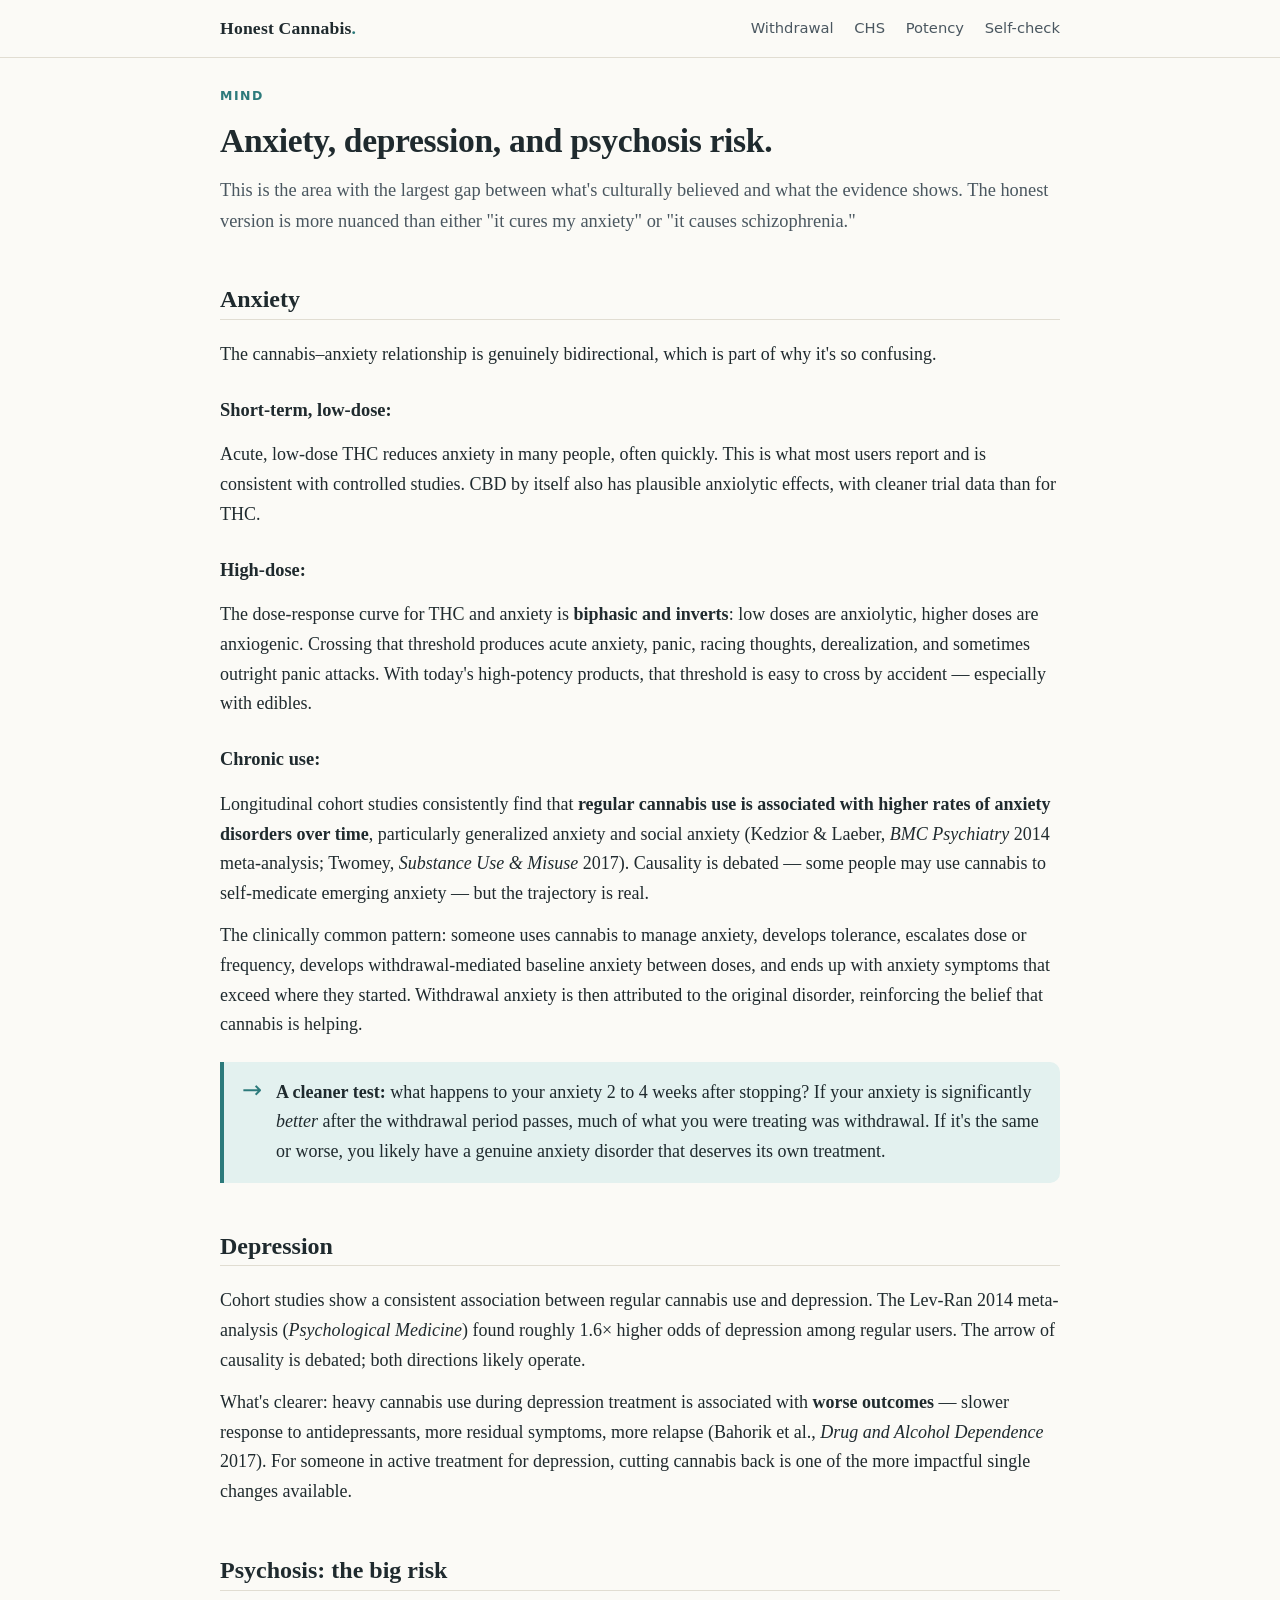
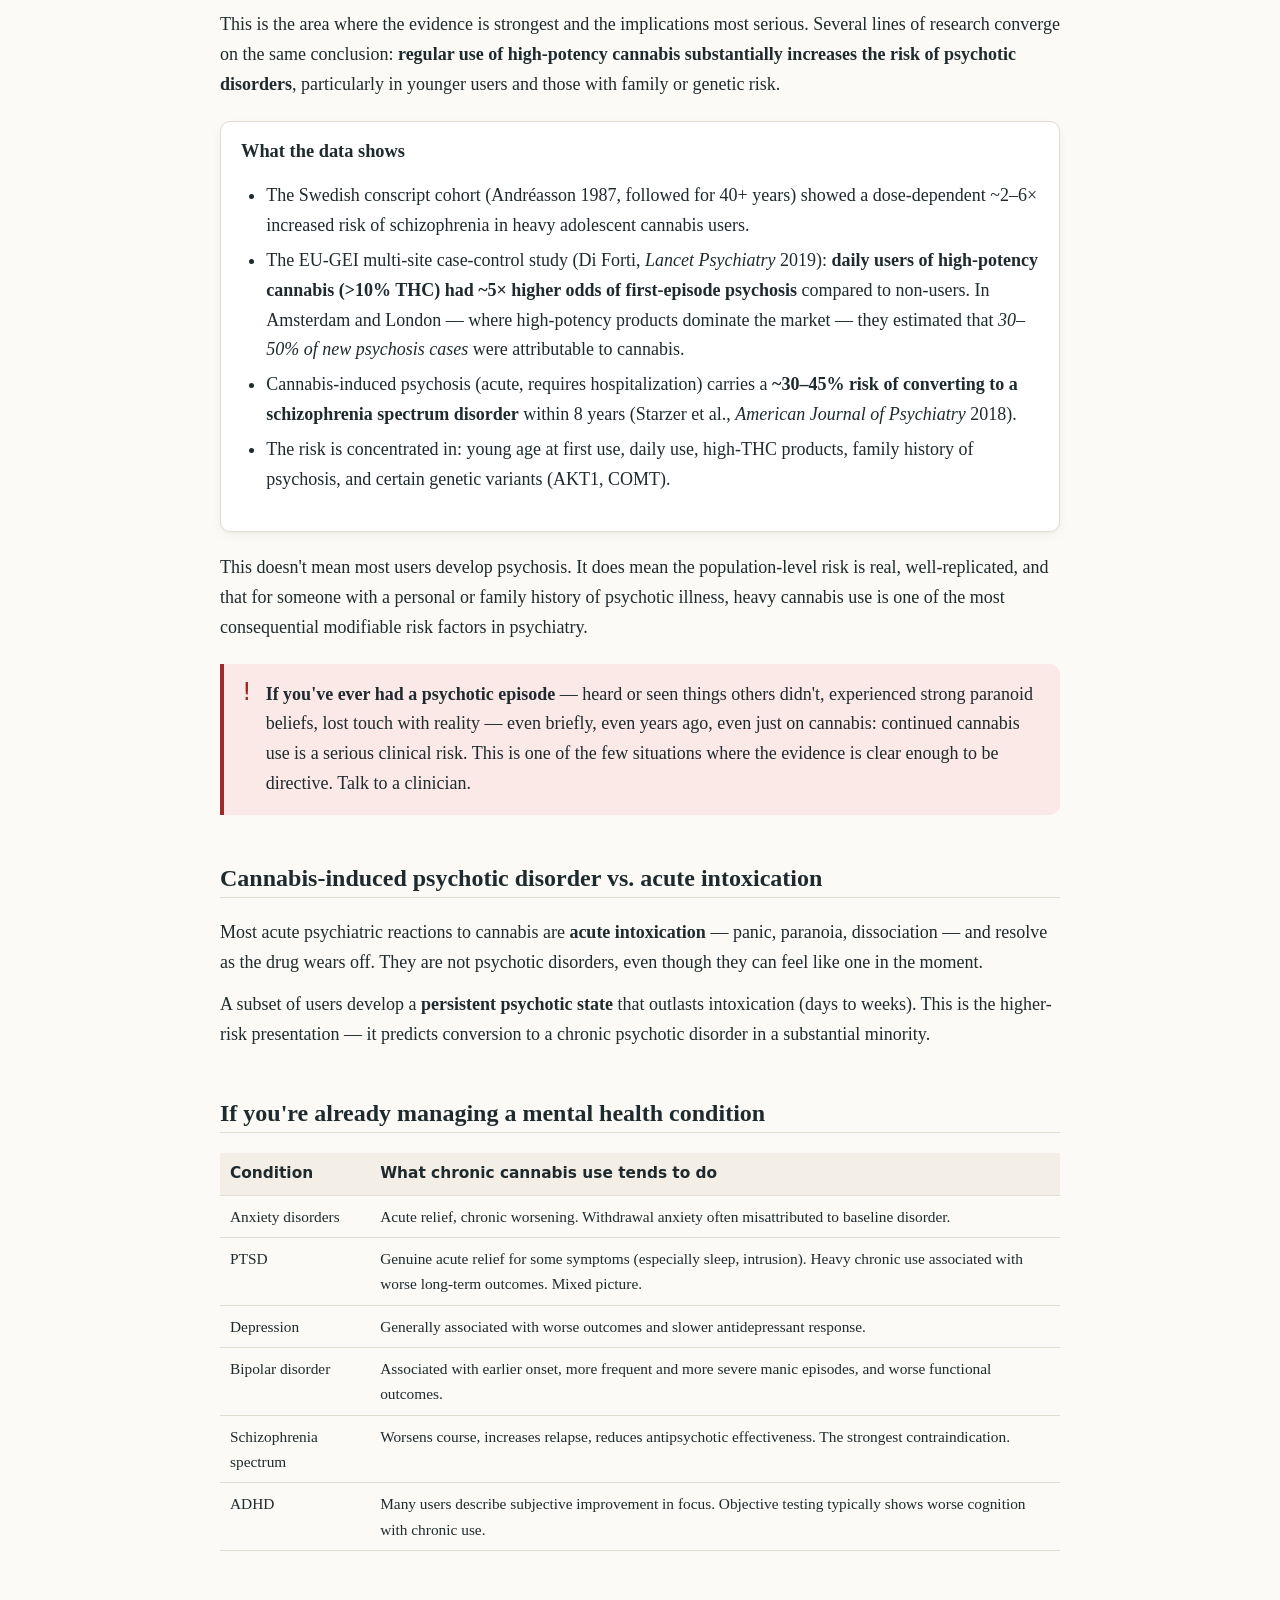
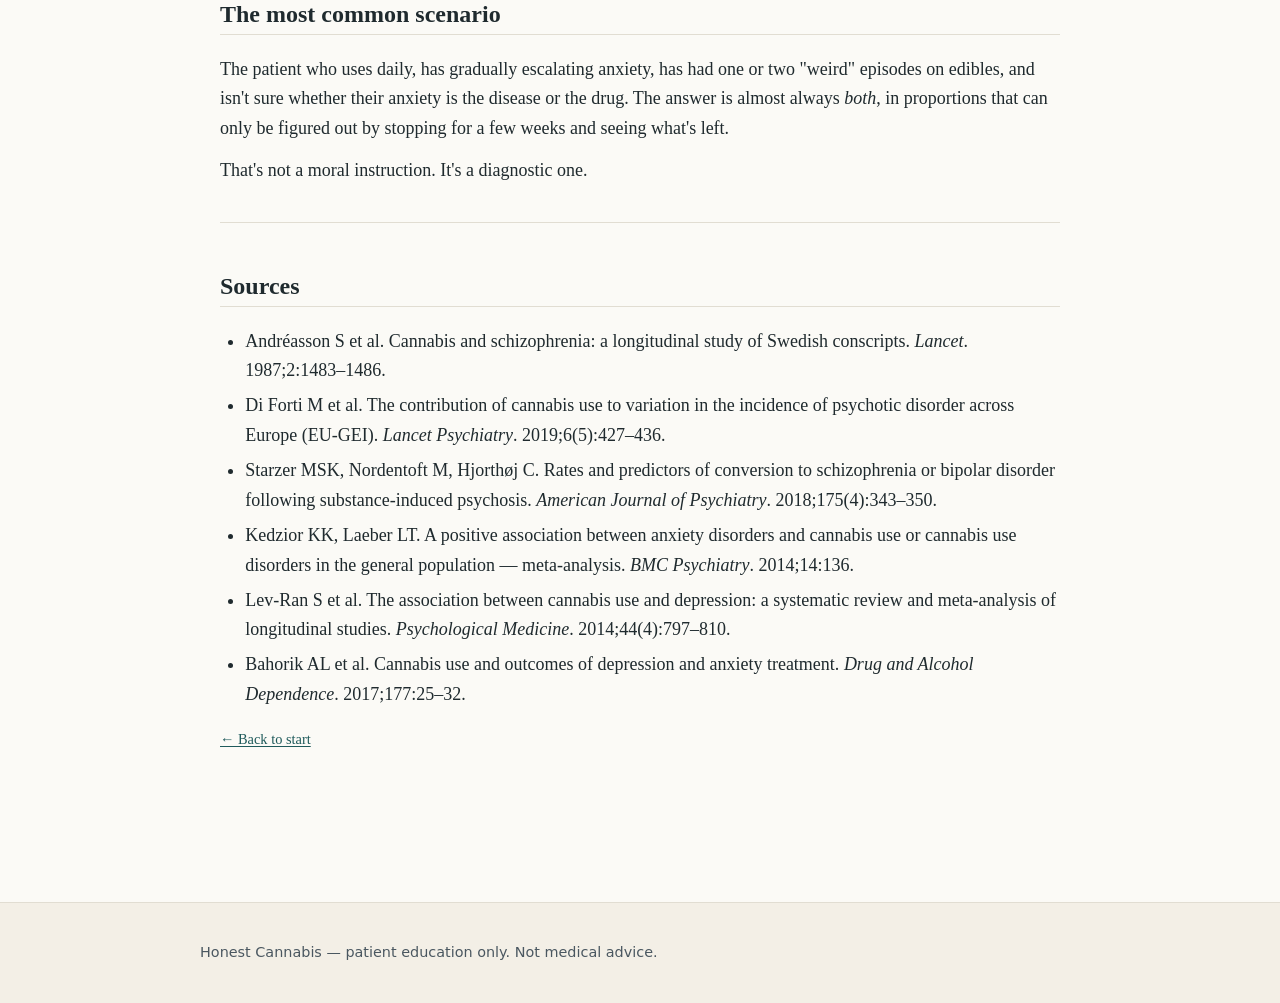
<file: pages/mental-health.html>
<!doctype html>
<html lang="en">
<head>
<meta charset="utf-8" />
<meta name="viewport" content="width=device-width, initial-scale=1" />
<title>Cannabis, anxiety, depression and psychosis risk — Honest Cannabis</title>
<link rel="stylesheet" href="../assets/style.css" />
</head>
<body>

<header class="site">
  <div class="wrap">
    <a href="../index.html" class="brand">Honest Cannabis<span class="dot">.</span></a>
    <nav>
      <a href="./withdrawal.html">Withdrawal</a>
      <a href="./chs.html">CHS</a>
      <a href="./potency.html">Potency</a>
      <a href="../tools/cudit-r.html">Self-check</a>
    </nav>
  </div>
</header>

<main>

<div class="eyebrow">Mind</div>
<h1>Anxiety, depression, and psychosis risk.</h1>
<p class="lede">
  This is the area with the largest gap between what's culturally believed and what the
  evidence shows. The honest version is more nuanced than either "it cures my anxiety"
  or "it causes schizophrenia."
</p>

<h2>Anxiety</h2>

<p>The cannabis–anxiety relationship is genuinely bidirectional, which is part of why it's
so confusing.</p>

<h3>Short-term, low-dose:</h3>
<p>Acute, low-dose THC reduces anxiety in many people, often quickly. This is what
most users report and is consistent with controlled studies. CBD by itself also has
plausible anxiolytic effects, with cleaner trial data than for THC.</p>

<h3>High-dose:</h3>
<p>The dose-response curve for THC and anxiety is <strong>biphasic and inverts</strong>:
low doses are anxiolytic, higher doses are anxiogenic. Crossing that threshold produces
acute anxiety, panic, racing thoughts, derealization, and sometimes outright panic
attacks. With today's high-potency products, that threshold is easy to cross by accident
— especially with edibles.</p>

<h3>Chronic use:</h3>
<p>Longitudinal cohort studies consistently find that <strong>regular cannabis use is
associated with higher rates of anxiety disorders over time</strong>, particularly
generalized anxiety and social anxiety (Kedzior & Laeber, <em>BMC Psychiatry</em> 2014
meta-analysis; Twomey, <em>Substance Use & Misuse</em> 2017). Causality is debated —
some people may use cannabis to self-medicate emerging anxiety — but the trajectory
is real.</p>

<p>The clinically common pattern: someone uses cannabis to manage anxiety, develops
tolerance, escalates dose or frequency, develops withdrawal-mediated baseline anxiety
between doses, and ends up with anxiety symptoms that exceed where they started.
Withdrawal anxiety is then attributed to the original disorder, reinforcing the
belief that cannabis is helping.</p>

<div class="callout">
  <div class="icon">→</div>
  <div>
    <p><strong>A cleaner test:</strong> what happens to your anxiety 2 to 4 weeks after stopping?
    If your anxiety is significantly <em>better</em> after the withdrawal period
    passes, much of what you were treating was withdrawal. If it's the same or worse,
    you likely have a genuine anxiety disorder that deserves its own treatment.</p>
  </div>
</div>

<h2>Depression</h2>

<p>Cohort studies show a consistent association between regular cannabis use and depression.
The Lev-Ran 2014 meta-analysis (<em>Psychological Medicine</em>) found roughly 1.6× higher
odds of depression among regular users. The arrow of causality is debated; both directions
likely operate.</p>

<p>What's clearer: heavy cannabis use during depression treatment is associated with
<strong>worse outcomes</strong> — slower response to antidepressants, more residual
symptoms, more relapse (Bahorik et al., <em>Drug and Alcohol Dependence</em> 2017).
For someone in active treatment for depression, cutting cannabis back is one of the
more impactful single changes available.</p>

<h2>Psychosis: the big risk</h2>

<p>This is the area where the evidence is strongest and the implications most serious.
Several lines of research converge on the same conclusion: <strong>regular use of
high-potency cannabis substantially increases the risk of psychotic disorders</strong>,
particularly in younger users and those with family or genetic risk.</p>

<div class="card">
  <h3>What the data shows</h3>
  <ul>
    <li>The Swedish conscript cohort (Andréasson 1987, followed for 40+ years) showed a dose-dependent ~2–6× increased risk of schizophrenia in heavy adolescent cannabis users.</li>
    <li>The EU-GEI multi-site case-control study (Di Forti, <em>Lancet Psychiatry</em> 2019): <strong>daily users of high-potency cannabis (&gt;10% THC) had ~5× higher odds of first-episode psychosis</strong> compared to non-users. In Amsterdam and London — where high-potency products dominate the market — they estimated that <em>30–50% of new psychosis cases</em> were attributable to cannabis.</li>
    <li>Cannabis-induced psychosis (acute, requires hospitalization) carries a <strong>~30–45% risk of converting to a schizophrenia spectrum disorder</strong> within 8 years (Starzer et al., <em>American Journal of Psychiatry</em> 2018).</li>
    <li>The risk is concentrated in: young age at first use, daily use, high-THC products, family history of psychosis, and certain genetic variants (AKT1, COMT).</li>
  </ul>
</div>

<p>This doesn't mean most users develop psychosis. It does mean the population-level risk
is real, well-replicated, and that for someone with a personal or family history of
psychotic illness, heavy cannabis use is one of the most consequential modifiable risk
factors in psychiatry.</p>

<div class="callout danger">
  <div class="icon">!</div>
  <div>
    <p><strong>If you've ever had a psychotic episode</strong> — heard or seen things others didn't,
    experienced strong paranoid beliefs, lost touch with reality — even briefly, even years ago,
    even just on cannabis: continued cannabis use is a serious clinical risk. This is one of
    the few situations where the evidence is clear enough to be directive. Talk to a clinician.</p>
  </div>
</div>

<h2>Cannabis-induced psychotic disorder vs. acute intoxication</h2>

<p>Most acute psychiatric reactions to cannabis are <strong>acute intoxication</strong> —
panic, paranoia, dissociation — and resolve as the drug wears off. They are not psychotic
disorders, even though they can feel like one in the moment.</p>

<p>A subset of users develop a <strong>persistent psychotic state</strong> that outlasts
intoxication (days to weeks). This is the higher-risk presentation — it predicts conversion
to a chronic psychotic disorder in a substantial minority.</p>

<h2>If you're already managing a mental health condition</h2>

<table>
<thead><tr><th>Condition</th><th>What chronic cannabis use tends to do</th></tr></thead>
<tbody>
<tr><td>Anxiety disorders</td><td>Acute relief, chronic worsening. Withdrawal anxiety often misattributed to baseline disorder.</td></tr>
<tr><td>PTSD</td><td>Genuine acute relief for some symptoms (especially sleep, intrusion). Heavy chronic use associated with worse long-term outcomes. Mixed picture.</td></tr>
<tr><td>Depression</td><td>Generally associated with worse outcomes and slower antidepressant response.</td></tr>
<tr><td>Bipolar disorder</td><td>Associated with earlier onset, more frequent and more severe manic episodes, and worse functional outcomes.</td></tr>
<tr><td>Schizophrenia spectrum</td><td>Worsens course, increases relapse, reduces antipsychotic effectiveness. The strongest contraindication.</td></tr>
<tr><td>ADHD</td><td>Many users describe subjective improvement in focus. Objective testing typically shows worse cognition with chronic use.</td></tr>
</tbody>
</table>

<h2>The most common scenario</h2>

<p>The patient who uses daily, has gradually escalating anxiety, has had one or two
"weird" episodes on edibles, and isn't sure whether their anxiety is the disease or
the drug. The answer is almost always <em>both</em>, in proportions that can only be
figured out by stopping for a few weeks and seeing what's left.</p>

<p>That's not a moral instruction. It's a diagnostic one.</p>

<hr />

<h2>Sources</h2>
<ul>
  <li>Andréasson S et al. Cannabis and schizophrenia: a longitudinal study of Swedish conscripts. <em>Lancet</em>. 1987;2:1483–1486.</li>
  <li>Di Forti M et al. The contribution of cannabis use to variation in the incidence of psychotic disorder across Europe (EU-GEI). <em>Lancet Psychiatry</em>. 2019;6(5):427–436.</li>
  <li>Starzer MSK, Nordentoft M, Hjorthøj C. Rates and predictors of conversion to schizophrenia or bipolar disorder following substance-induced psychosis. <em>American Journal of Psychiatry</em>. 2018;175(4):343–350.</li>
  <li>Kedzior KK, Laeber LT. A positive association between anxiety disorders and cannabis use or cannabis use disorders in the general population — meta-analysis. <em>BMC Psychiatry</em>. 2014;14:136.</li>
  <li>Lev-Ran S et al. The association between cannabis use and depression: a systematic review and meta-analysis of longitudinal studies. <em>Psychological Medicine</em>. 2014;44(4):797–810.</li>
  <li>Bahorik AL et al. Cannabis use and outcomes of depression and anxiety treatment. <em>Drug and Alcohol Dependence</em>. 2017;177:25–32.</li>
</ul>

<p class="muted"><a href="../index.html">← Back to start</a></p>

</main>

<footer class="site"><div class="wrap"><p>Honest Cannabis — patient education only. Not medical advice.</p></div></footer>

</body>
</html>
</file>
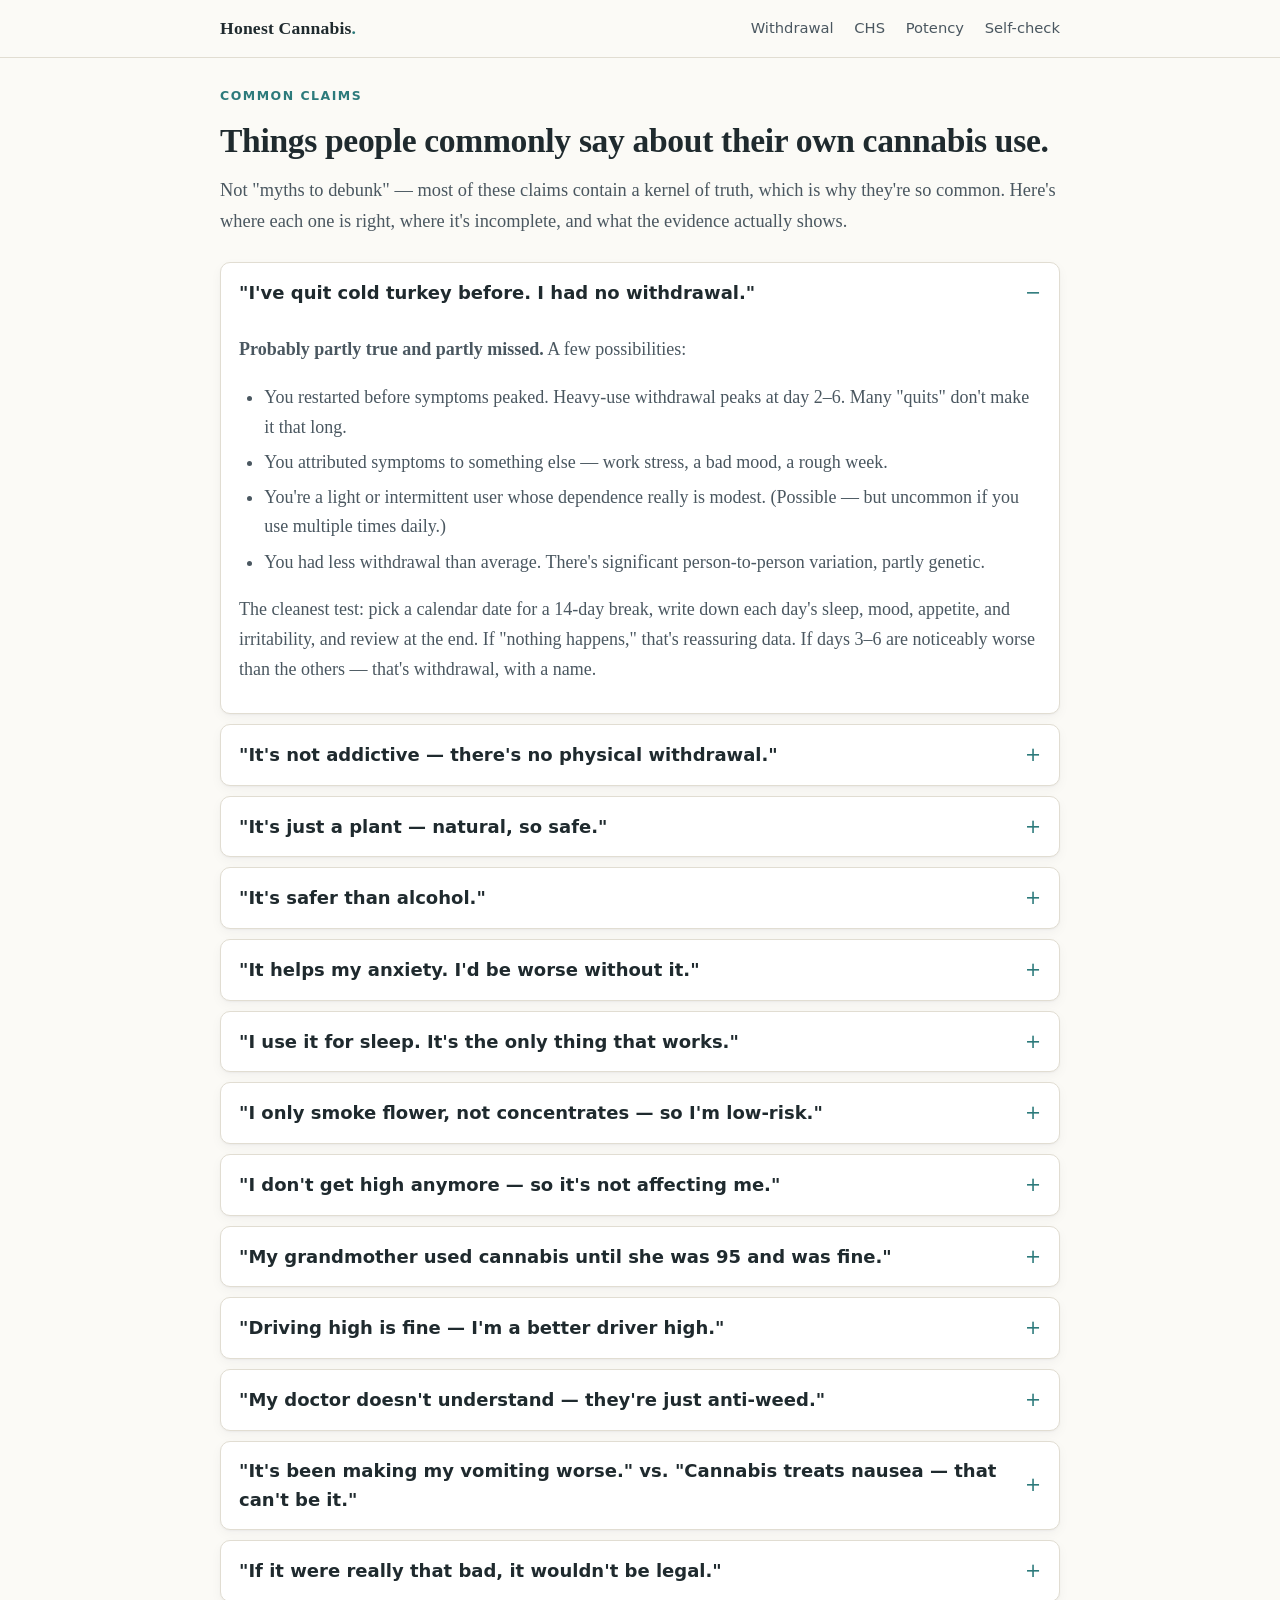
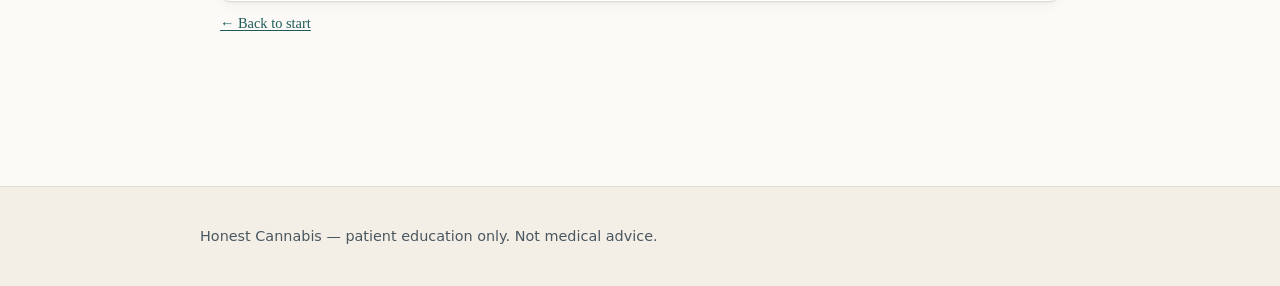
<file: pages/myths.html>
<!doctype html>
<html lang="en">
<head>
<meta charset="utf-8" />
<meta name="viewport" content="width=device-width, initial-scale=1" />
<title>Common claims about cannabis — Honest Cannabis</title>
<link rel="stylesheet" href="../assets/style.css" />
</head>
<body>

<header class="site">
  <div class="wrap">
    <a href="../index.html" class="brand">Honest Cannabis<span class="dot">.</span></a>
    <nav>
      <a href="./withdrawal.html">Withdrawal</a>
      <a href="./chs.html">CHS</a>
      <a href="./potency.html">Potency</a>
      <a href="../tools/cudit-r.html">Self-check</a>
    </nav>
  </div>
</header>

<main>

<div class="eyebrow">Common claims</div>
<h1>Things people commonly say about their own cannabis use.</h1>
<p class="lede">
  Not "myths to debunk" — most of these claims contain a kernel of truth, which is why
  they're so common. Here's where each one is right, where it's incomplete, and what
  the evidence actually shows.
</p>

<details class="faq" open>
  <summary>"I've quit cold turkey before. I had no withdrawal."</summary>
  <div class="body">
    <p><strong>Probably partly true and partly missed.</strong> A few possibilities:</p>
    <ul>
      <li>You restarted before symptoms peaked. Heavy-use withdrawal peaks at day 2–6. Many "quits" don't make it that long.</li>
      <li>You attributed symptoms to something else — work stress, a bad mood, a rough week.</li>
      <li>You're a light or intermittent user whose dependence really is modest. (Possible — but uncommon if you use multiple times daily.)</li>
      <li>You had less withdrawal than average. There's significant person-to-person variation, partly genetic.</li>
    </ul>
    <p>The cleanest test: pick a calendar date for a 14-day break, write down each day's sleep, mood, appetite, and irritability, and review at the end. If "nothing happens," that's reassuring data. If days 3–6 are noticeably worse than the others — that's withdrawal, with a name.</p>
  </div>
</details>

<details class="faq">
  <summary>"It's not addictive — there's no physical withdrawal."</summary>
  <div class="body">
    <p><strong>Not true on either count.</strong> Cannabis use disorder is in the DSM-5 with formal diagnostic criteria. Roughly 1 in 10 ever-users develop it; ~1 in 6 for adolescent-onset users; higher for daily concentrate users. Physical withdrawal is well-characterized and reproducible in controlled inpatient studies.</p>
    <p>What's true: cannabis is less physically dangerous to withdraw from than alcohol or benzodiazepines. You won't seize and you can't die from stopping. But "less dangerous than alcohol withdrawal" is a pretty low bar.</p>
  </div>
</details>

<details class="faq">
  <summary>"It's just a plant — natural, so safe."</summary>
  <div class="body">
    <p><strong>The plant framing is misleading for the modern product.</strong> Tobacco is a plant. Foxglove is a plant. "Natural" isn't a safety category. More importantly, today's commercial cannabis isn't really "the plant" — it's been bred for THC concentrations far above what grew in the wild, and concentrates and distillates are industrial extracts with potency unimaginable in any pre-1990 sample.</p>
    <p>Even setting that aside: nothing about a molecule binding CB1 receptors gets safer because the molecule originated in a plant.</p>
  </div>
</details>

<details class="faq">
  <summary>"It's safer than alcohol."</summary>
  <div class="body">
    <p><strong>True for most acute measures, less clean for chronic ones.</strong> Cannabis appears to have essentially no documented fatal overdoses from acute use of the drug alone, and lower acute risk than alcohol for liver, cardiovascular, and many neurological outcomes. On those measures, the comparison holds.</p>
    <p>But it doesn't follow that cannabis is "safe." Different drugs cause different problems. Alcohol causes liver disease and motor vehicle deaths; cannabis causes CHS, contributes to psychotic disorders, and is more likely to interfere with cognition and motivation chronically. "Safer than alcohol" is true on average and doesn't tell you what cannabis is doing in your specific life.</p>
  </div>
</details>

<details class="faq">
  <summary>"It helps my anxiety. I'd be worse without it."</summary>
  <div class="body">
    <p><strong>Acutely true; chronically often inverted.</strong> Low-dose THC is anxiolytic in the moment. But chronic daily use is associated with higher rates of anxiety disorders over time, and most of the "I need it for my anxiety" baseline is actually withdrawal anxiety between doses.</p>
    <p>The test: anxiety 3–4 weeks after stopping. If it's worse, you have a baseline anxiety disorder that deserves its own treatment. If it's better, much of what you were treating was the drug itself.</p>
  </div>
</details>

<details class="faq">
  <summary>"I use it for sleep. It's the only thing that works."</summary>
  <div class="body">
    <p><strong>Real short-term effect, narrower long-term picture.</strong> Cannabis shortens sleep latency and reduces awakenings — but suppresses REM and produces tolerance, so after a few weeks/months you sleep less and worse than you would without it, while believing you sleep better.</p>
    <p>"The only thing that works" usually means "the only thing I've tried recently." CBT-I has larger effect sizes than any sleep medication, including cannabis, and the effects persist after treatment ends. See <a href="./sleep.html">the sleep page</a>.</p>
  </div>
</details>

<details class="faq">
  <summary>"I only smoke flower, not concentrates — so I'm low-risk."</summary>
  <div class="body">
    <p><strong>Partly true.</strong> Flower is lower risk per unit time than concentrates — but today's flower is 5–7× as potent as 1990s flower. "Just flower" in 2026 is a stronger exposure than concentrate use would have been a generation ago. Risk scales with total THC exposure (dose × frequency × duration), not the product format alone.</p>
  </div>
</details>

<details class="faq">
  <summary>"I don't get high anymore — so it's not affecting me."</summary>
  <div class="body">
    <p><strong>Backwards.</strong> "Not getting high anymore" is the textbook sign of tolerance, which is the textbook sign of dependence. The drug is doing more to your brain, not less. You're just no longer feeling the subjective surge — you're maintaining baseline.</p>
  </div>
</details>

<details class="faq">
  <summary>"My grandmother used cannabis until she was 95 and was fine."</summary>
  <div class="body">
    <p><strong>Possible and uninformative.</strong> Most people who use cannabis are "fine" by gross measures. The question is whether your <em>specific pattern</em>, with <em>today's products</em>, in your <em>specific situation</em>, is doing what you want it to do. Anecdotes about other people's outcomes — good or bad — don't answer that.</p>
  </div>
</details>

<details class="faq">
  <summary>"Driving high is fine — I'm a better driver high."</summary>
  <div class="body">
    <p><strong>Not supported by the evidence.</strong> Cannabis approximately doubles crash risk (Asbridge et al., <em>BMJ</em> 2012 meta-analysis). It impairs reaction time, lane maintenance, and divided attention. The driver's perception of "I'm careful" is consistent across studies but doesn't translate to actual driving performance.</p>
    <p>The combined risk of cannabis + alcohol is substantially higher than either alone, and is well above the level where most people would consider driving acceptable.</p>
  </div>
</details>

<details class="faq">
  <summary>"My doctor doesn't understand — they're just anti-weed."</summary>
  <div class="body">
    <p><strong>Sometimes true. Often not.</strong> Most clinicians under 50 have no personal animus toward cannabis. What they have is access to the same patient population over and over — and they've watched a lot of CHS go undiagnosed for years, watched anxiety get worse instead of better, watched motivation and memory drift. When a clinician raises cannabis as a possible contributor, it's almost never moral. It's pattern recognition.</p>
    <p>The good faith conversation is: "What pattern are you seeing? What would you want me to try?" — not "you're biased." A clinician who knows you and has read the literature is one of the most valuable resources you have access to.</p>
  </div>
</details>

<details class="faq">
  <summary>"It's been making my vomiting worse." vs. "Cannabis treats nausea — that can't be it."</summary>
  <div class="body">
    <p><strong>Both can be true, at different time scales.</strong> Acute THC is anti-nauseant. Chronic heavy THC use can produce cannabis hyperemesis syndrome, which is debilitating cyclic vomiting that only resolves with cessation. See <a href="./chs.html">the CHS page</a> — this is one of the most-missed diagnoses in primary care and emergency medicine.</p>
  </div>
</details>

<details class="faq">
  <summary>"If it were really that bad, it wouldn't be legal."</summary>
  <div class="body">
    <p><strong>Legality and safety are unrelated.</strong> Alcohol, tobacco, and sugar are all legal and all cause more deaths than most illicit drugs. Cannabis legalization has been driven by reasonable arguments about criminal justice, regulation, and personal freedom — not by a finding that cannabis is harmless. The medical literature on cannabis has continued to mature in parallel with legalization, and most of it is sobering.</p>
  </div>
</details>

<p class="muted"><a href="../index.html">← Back to start</a></p>

</main>

<footer class="site"><div class="wrap"><p>Honest Cannabis — patient education only. Not medical advice.</p></div></footer>

</body>
</html>
</file>
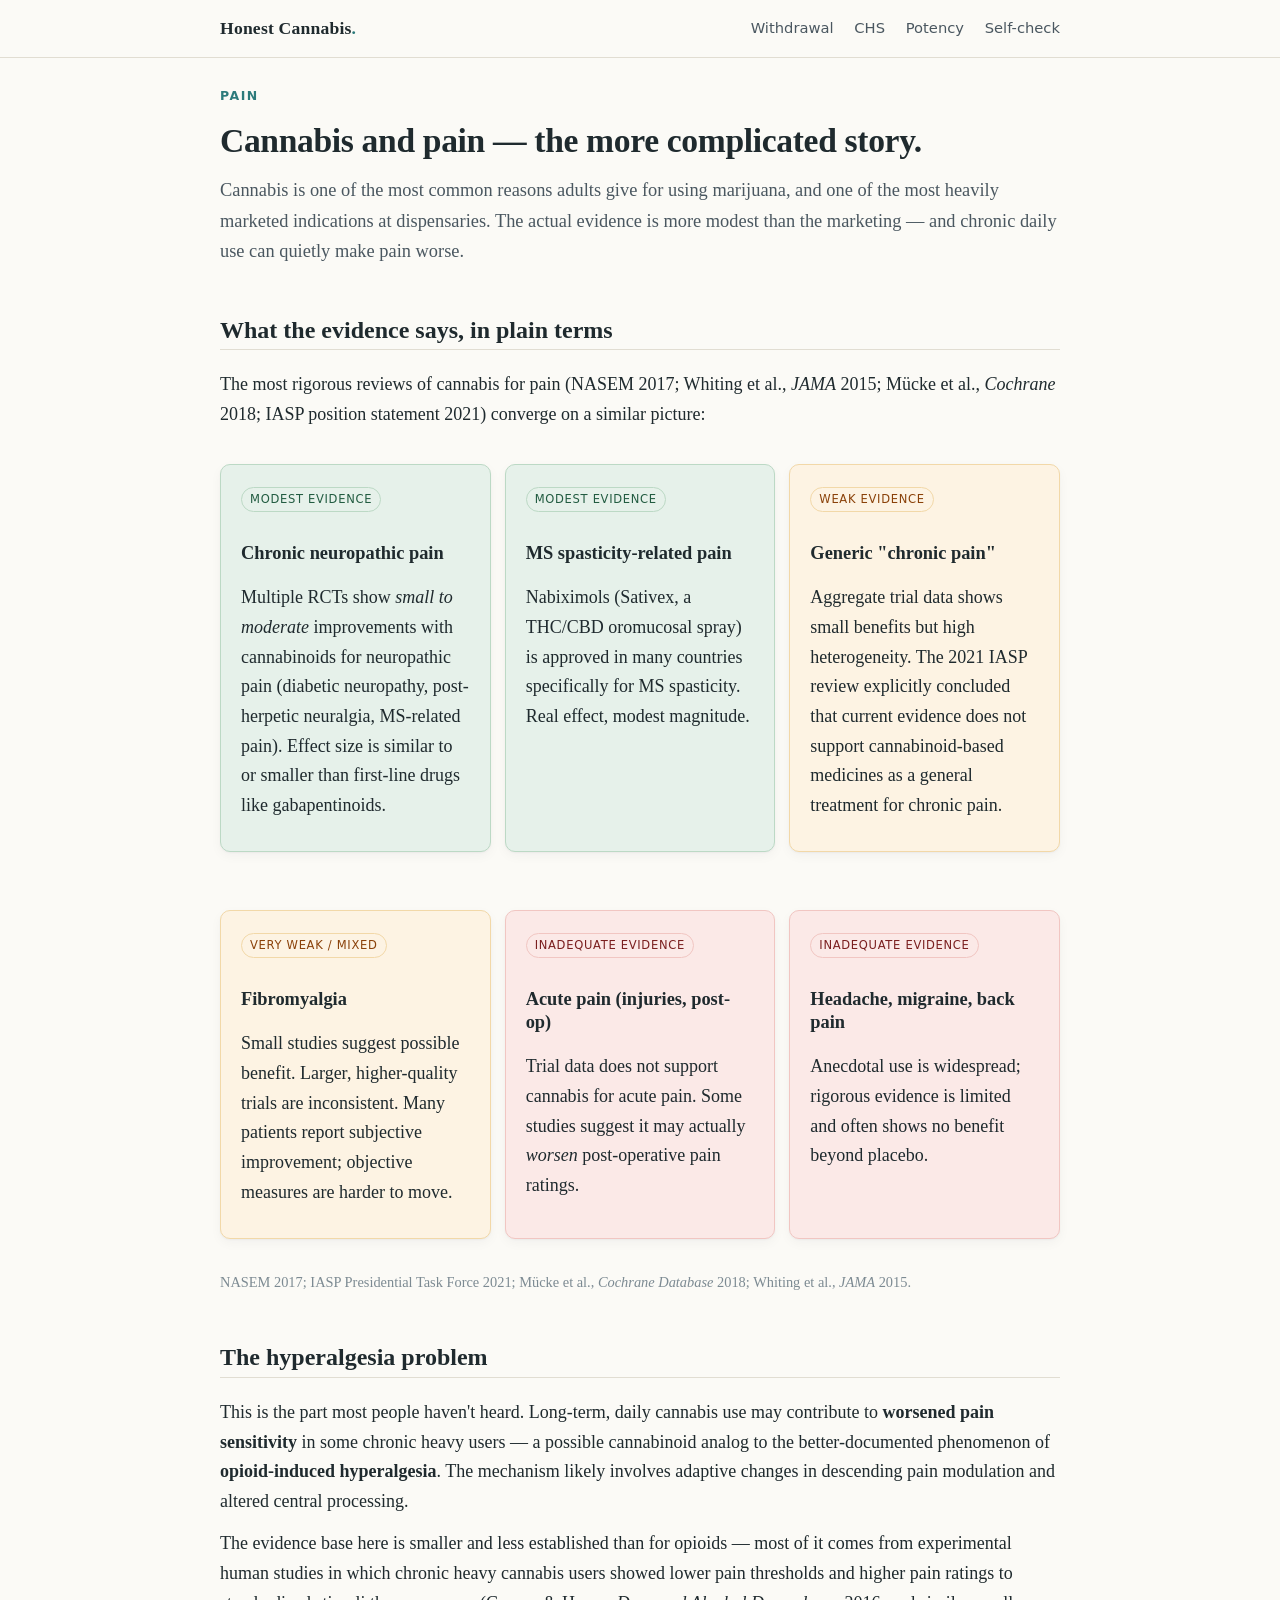
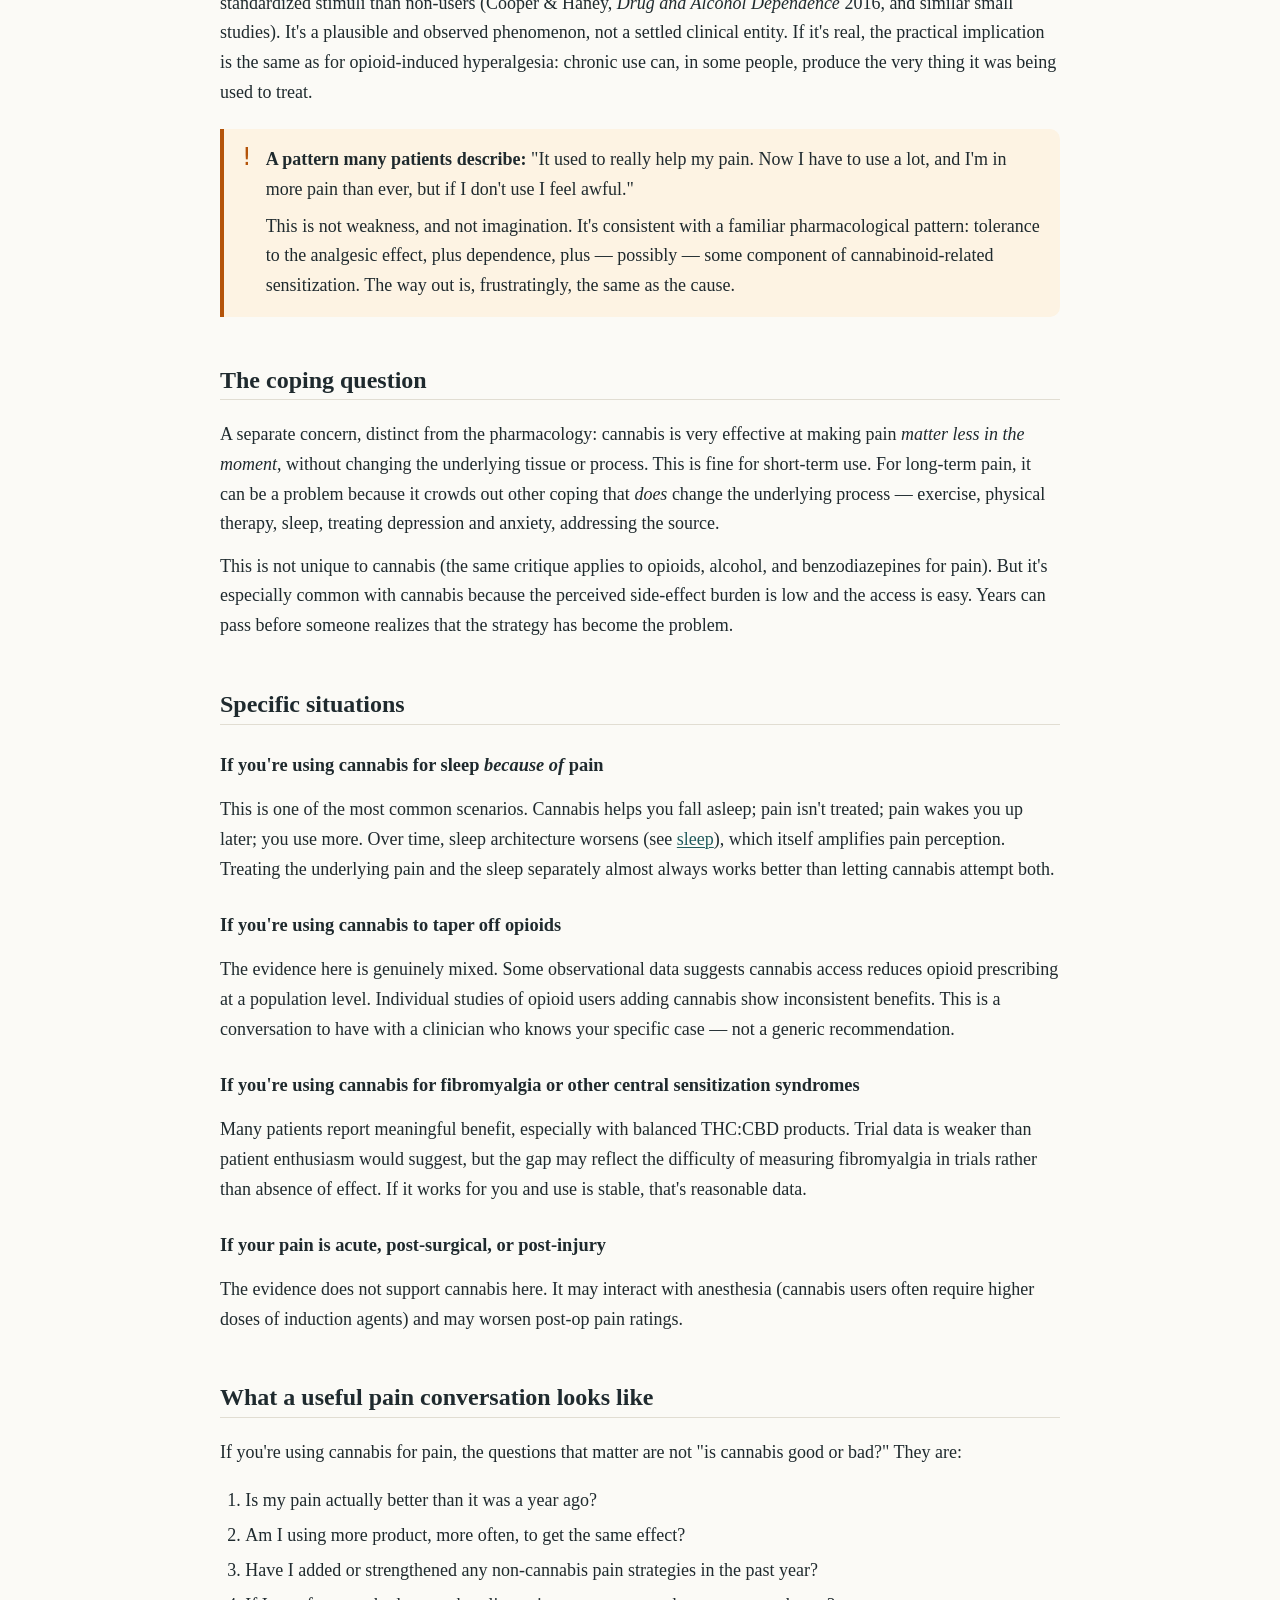
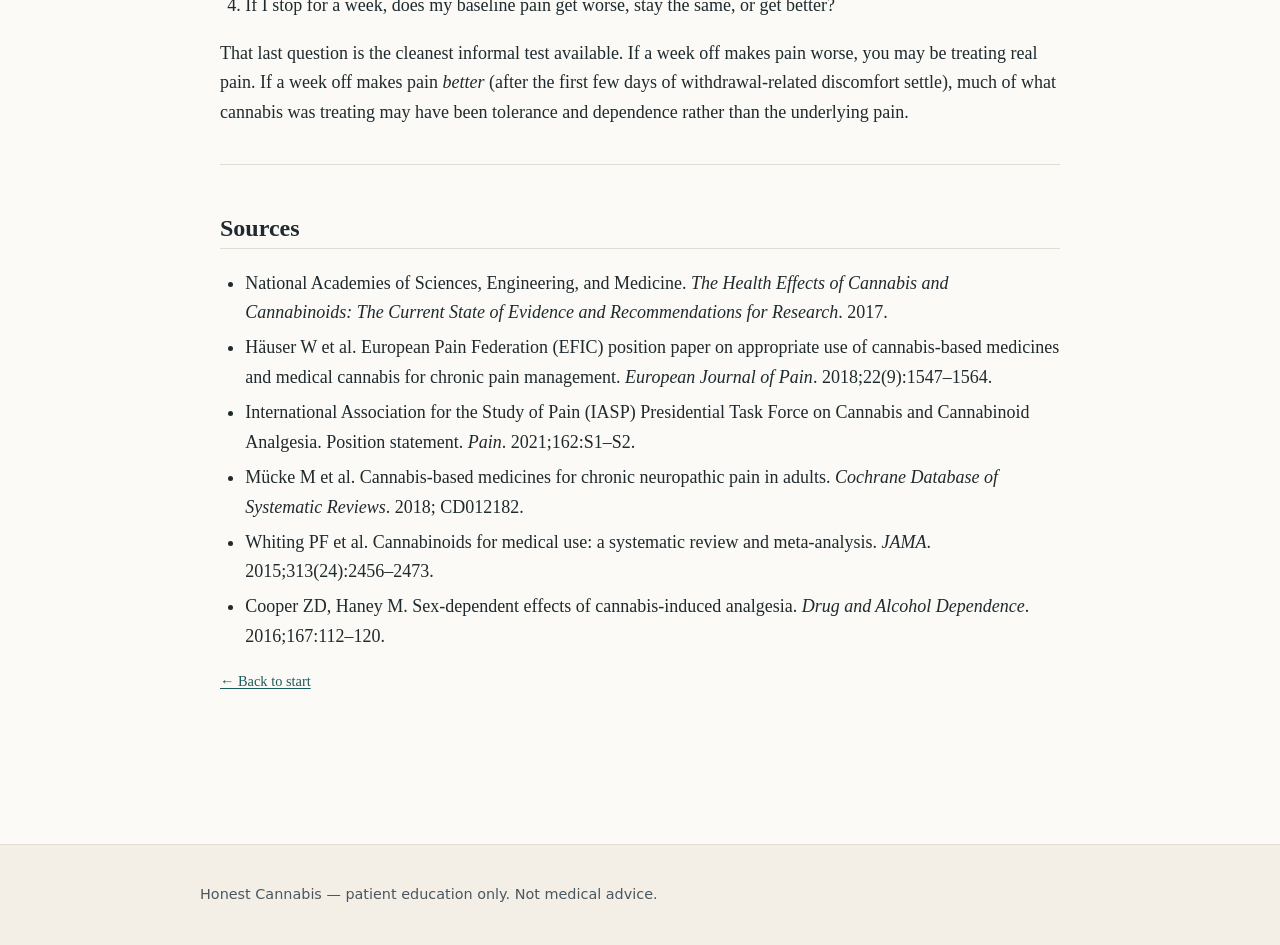
<file: pages/pain.html>
<!doctype html>
<html lang="en">
<head>
<meta charset="utf-8" />
<meta name="viewport" content="width=device-width, initial-scale=1" />
<title>Cannabis and chronic pain — Honest Cannabis</title>
<link rel="stylesheet" href="../assets/style.css" />
</head>
<body>

<header class="site">
  <div class="wrap">
    <a href="../index.html" class="brand">Honest Cannabis<span class="dot">.</span></a>
    <nav>
      <a href="./withdrawal.html">Withdrawal</a>
      <a href="./chs.html">CHS</a>
      <a href="./potency.html">Potency</a>
      <a href="../tools/cudit-r.html">Self-check</a>
    </nav>
  </div>
</header>

<main>

<div class="eyebrow">Pain</div>
<h1>Cannabis and pain — the more complicated story.</h1>
<p class="lede">
  Cannabis is one of the most common reasons adults give for using marijuana, and one of
  the most heavily marketed indications at dispensaries. The actual evidence is more
  modest than the marketing — and chronic daily use can quietly make pain worse.
</p>

<h2>What the evidence says, in plain terms</h2>

<p>The most rigorous reviews of cannabis for pain (NASEM 2017; Whiting et al., <em>JAMA</em>
2015; Mücke et al., <em>Cochrane</em> 2018; IASP position statement 2021) converge on a
similar picture:</p>

<div class="grid">
  <div class="card ok">
    <span class="tag ok">Modest evidence</span>
    <h3>Chronic neuropathic pain</h3>
    <p>Multiple RCTs show <em>small to moderate</em> improvements with cannabinoids for neuropathic pain (diabetic neuropathy, post-herpetic neuralgia, MS-related pain). Effect size is similar to or smaller than first-line drugs like gabapentinoids.</p>
  </div>

  <div class="card ok">
    <span class="tag ok">Modest evidence</span>
    <h3>MS spasticity-related pain</h3>
    <p>Nabiximols (Sativex, a THC/CBD oromucosal spray) is approved in many countries specifically for MS spasticity. Real effect, modest magnitude.</p>
  </div>

  <div class="card warn">
    <span class="tag warn">Weak evidence</span>
    <h3>Generic "chronic pain"</h3>
    <p>Aggregate trial data shows small benefits but high heterogeneity. The 2021 IASP review explicitly concluded that current evidence does not support cannabinoid-based medicines as a general treatment for chronic pain.</p>
  </div>

  <div class="card warn">
    <span class="tag warn">Very weak / mixed</span>
    <h3>Fibromyalgia</h3>
    <p>Small studies suggest possible benefit. Larger, higher-quality trials are inconsistent. Many patients report subjective improvement; objective measures are harder to move.</p>
  </div>

  <div class="card danger">
    <span class="tag danger">Inadequate evidence</span>
    <h3>Acute pain (injuries, post-op)</h3>
    <p>Trial data does not support cannabis for acute pain. Some studies suggest it may actually <em>worsen</em> post-operative pain ratings.</p>
  </div>

  <div class="card danger">
    <span class="tag danger">Inadequate evidence</span>
    <h3>Headache, migraine, back pain</h3>
    <p>Anecdotal use is widespread; rigorous evidence is limited and often shows no benefit beyond placebo.</p>
  </div>
</div>

<p class="muted">NASEM 2017; IASP Presidential Task Force 2021; Mücke et al., <em>Cochrane Database</em> 2018; Whiting et al., <em>JAMA</em> 2015.</p>

<h2>The hyperalgesia problem</h2>

<p>This is the part most people haven't heard. Long-term, daily cannabis use may
contribute to <strong>worsened pain sensitivity</strong> in some chronic heavy users
— a possible cannabinoid analog to the better-documented phenomenon of
<strong>opioid-induced hyperalgesia</strong>. The mechanism likely involves adaptive
changes in descending pain modulation and altered central processing.</p>

<p>The evidence base here is smaller and less established than for opioids — most of
it comes from experimental human studies in which chronic heavy cannabis users showed
lower pain thresholds and higher pain ratings to standardized stimuli than non-users
(Cooper & Haney, <em>Drug and Alcohol Dependence</em> 2016, and similar small studies).
It's a plausible and observed phenomenon, not a settled clinical entity. If it's real,
the practical implication is the same as for opioid-induced hyperalgesia: chronic use
can, in some people, produce the very thing it was being used to treat.</p>

<div class="callout warn">
  <div class="icon">!</div>
  <div>
    <p><strong>A pattern many patients describe:</strong> "It used to really help my pain. Now I have to use a lot, and I'm in more pain than ever, but if I don't use I feel awful."</p>
    <p>This is not weakness, and not imagination. It's consistent with a familiar pharmacological pattern: tolerance to the analgesic effect, plus dependence, plus — possibly — some component of cannabinoid-related sensitization. The way out is, frustratingly, the same as the cause.</p>
  </div>
</div>

<h2>The coping question</h2>

<p>A separate concern, distinct from the pharmacology: cannabis is very effective at making
pain <em>matter less in the moment</em>, without changing the underlying tissue or
process. This is fine for short-term use. For long-term pain, it can be a problem because
it crowds out other coping that <em>does</em> change the underlying process — exercise,
physical therapy, sleep, treating depression and anxiety, addressing the source.</p>

<p>This is not unique to cannabis (the same critique applies to opioids, alcohol, and
benzodiazepines for pain). But it's especially common with cannabis because the perceived
side-effect burden is low and the access is easy. Years can pass before someone realizes
that the strategy has become the problem.</p>

<h2>Specific situations</h2>

<h3>If you're using cannabis for sleep <em>because of</em> pain</h3>
<p>This is one of the most common scenarios. Cannabis helps you fall asleep; pain isn't
treated; pain wakes you up later; you use more. Over time, sleep architecture worsens
(see <a href="./sleep.html">sleep</a>), which itself amplifies pain perception. Treating
the underlying pain and the sleep separately almost always works better than letting
cannabis attempt both.</p>

<h3>If you're using cannabis to taper off opioids</h3>
<p>The evidence here is genuinely mixed. Some observational data suggests cannabis access
reduces opioid prescribing at a population level. Individual studies of opioid users
adding cannabis show inconsistent benefits. This is a conversation to have with a
clinician who knows your specific case — not a generic recommendation.</p>

<h3>If you're using cannabis for fibromyalgia or other central sensitization syndromes</h3>
<p>Many patients report meaningful benefit, especially with balanced THC:CBD products.
Trial data is weaker than patient enthusiasm would suggest, but the gap may reflect the
difficulty of measuring fibromyalgia in trials rather than absence of effect. If it
works for you and use is stable, that's reasonable data.</p>

<h3>If your pain is acute, post-surgical, or post-injury</h3>
<p>The evidence does not support cannabis here. It may interact with anesthesia
(cannabis users often require higher doses of induction agents) and may worsen
post-op pain ratings.</p>

<h2>What a useful pain conversation looks like</h2>

<p>If you're using cannabis for pain, the questions that matter are not "is cannabis good
or bad?" They are:</p>

<ol>
  <li>Is my pain actually better than it was a year ago?</li>
  <li>Am I using more product, more often, to get the same effect?</li>
  <li>Have I added or strengthened any non-cannabis pain strategies in the past year?</li>
  <li>If I stop for a week, does my baseline pain get worse, stay the same, or get better?</li>
</ol>

<p>That last question is the cleanest informal test available. If a week off makes pain
worse, you may be treating real pain. If a week off makes pain <em>better</em> (after the
first few days of withdrawal-related discomfort settle), much of what cannabis was
treating may have been tolerance and dependence rather than the underlying pain.</p>

<hr />

<h2>Sources</h2>
<ul>
  <li>National Academies of Sciences, Engineering, and Medicine. <em>The Health Effects of Cannabis and Cannabinoids: The Current State of Evidence and Recommendations for Research</em>. 2017.</li>
  <li>Häuser W et al. European Pain Federation (EFIC) position paper on appropriate use of cannabis-based medicines and medical cannabis for chronic pain management. <em>European Journal of Pain</em>. 2018;22(9):1547–1564.</li>
  <li>International Association for the Study of Pain (IASP) Presidential Task Force on Cannabis and Cannabinoid Analgesia. Position statement. <em>Pain</em>. 2021;162:S1–S2.</li>
  <li>Mücke M et al. Cannabis-based medicines for chronic neuropathic pain in adults. <em>Cochrane Database of Systematic Reviews</em>. 2018; CD012182.</li>
  <li>Whiting PF et al. Cannabinoids for medical use: a systematic review and meta-analysis. <em>JAMA</em>. 2015;313(24):2456–2473.</li>
  <li>Cooper ZD, Haney M. Sex-dependent effects of cannabis-induced analgesia. <em>Drug and Alcohol Dependence</em>. 2016;167:112–120.</li>
</ul>

<p class="muted"><a href="../index.html">← Back to start</a></p>

</main>

<footer class="site"><div class="wrap"><p>Honest Cannabis — patient education only. Not medical advice.</p></div></footer>

</body>
</html>
</file>
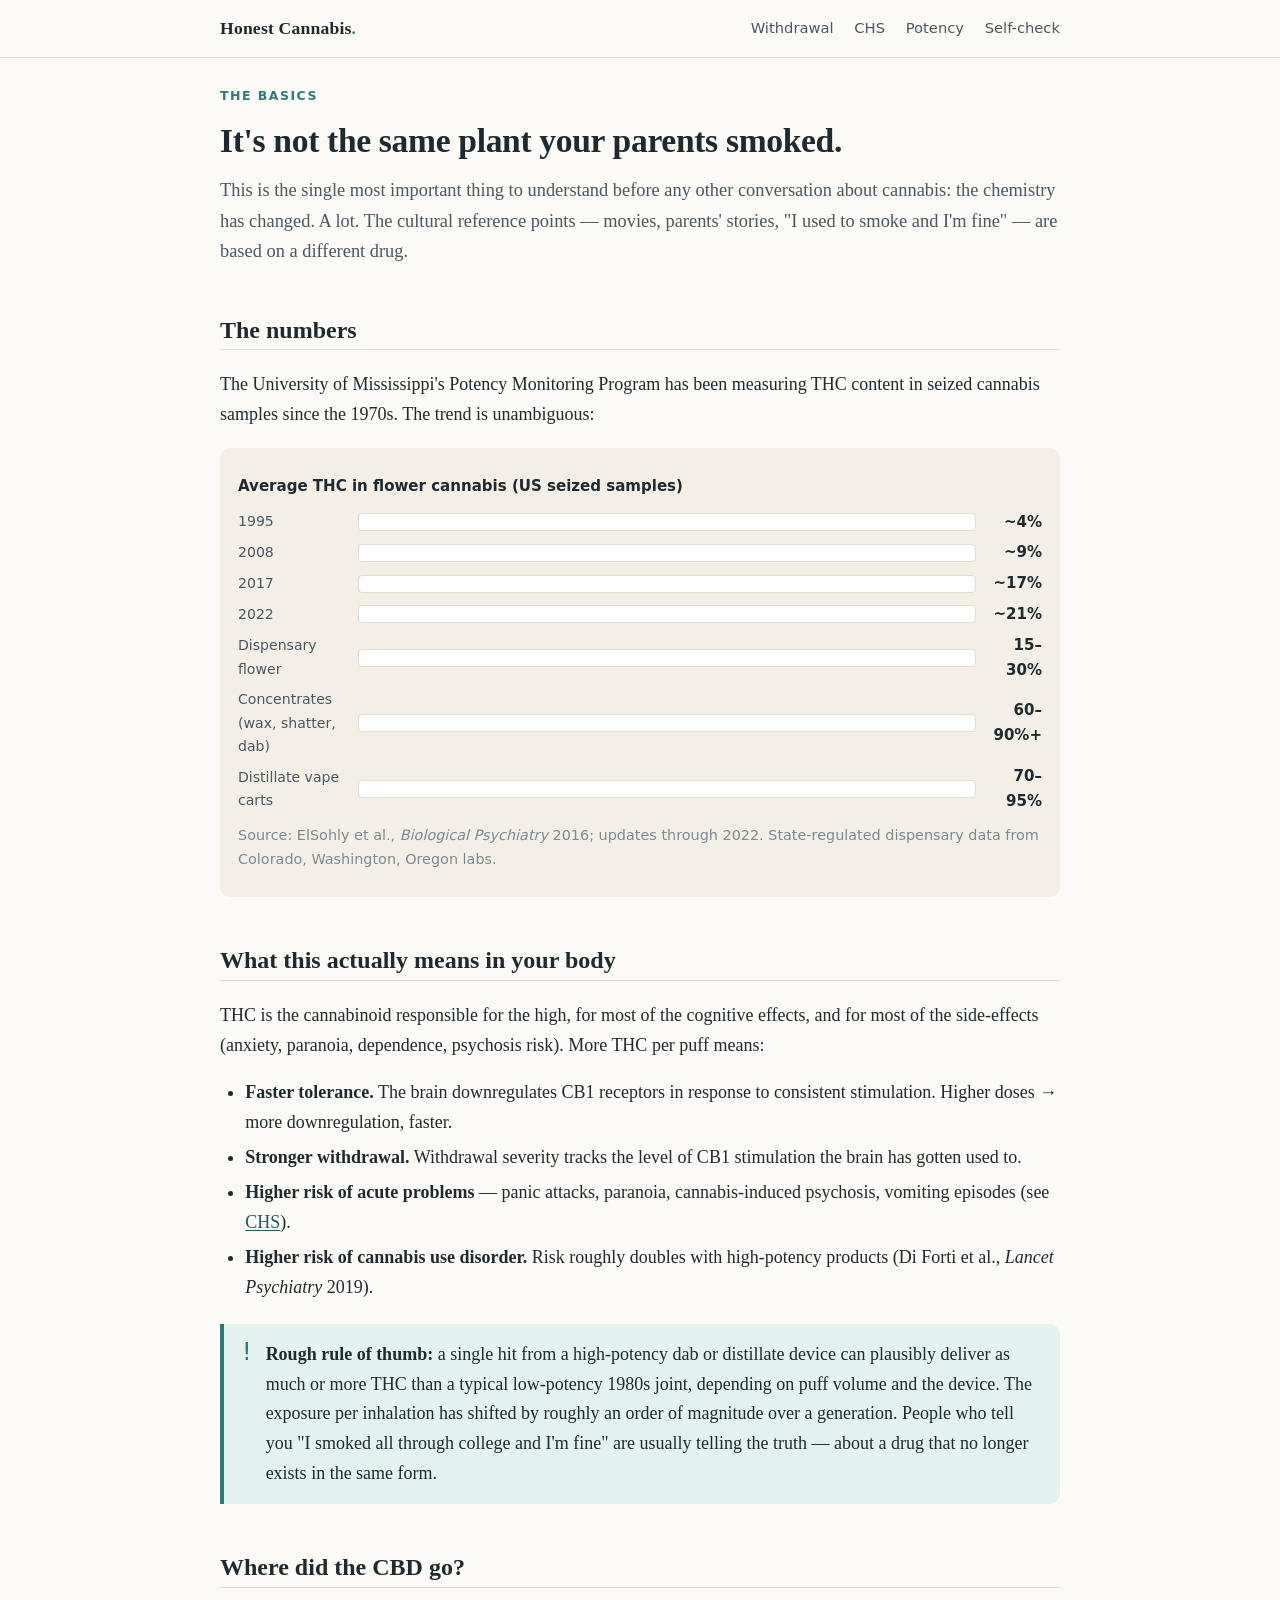
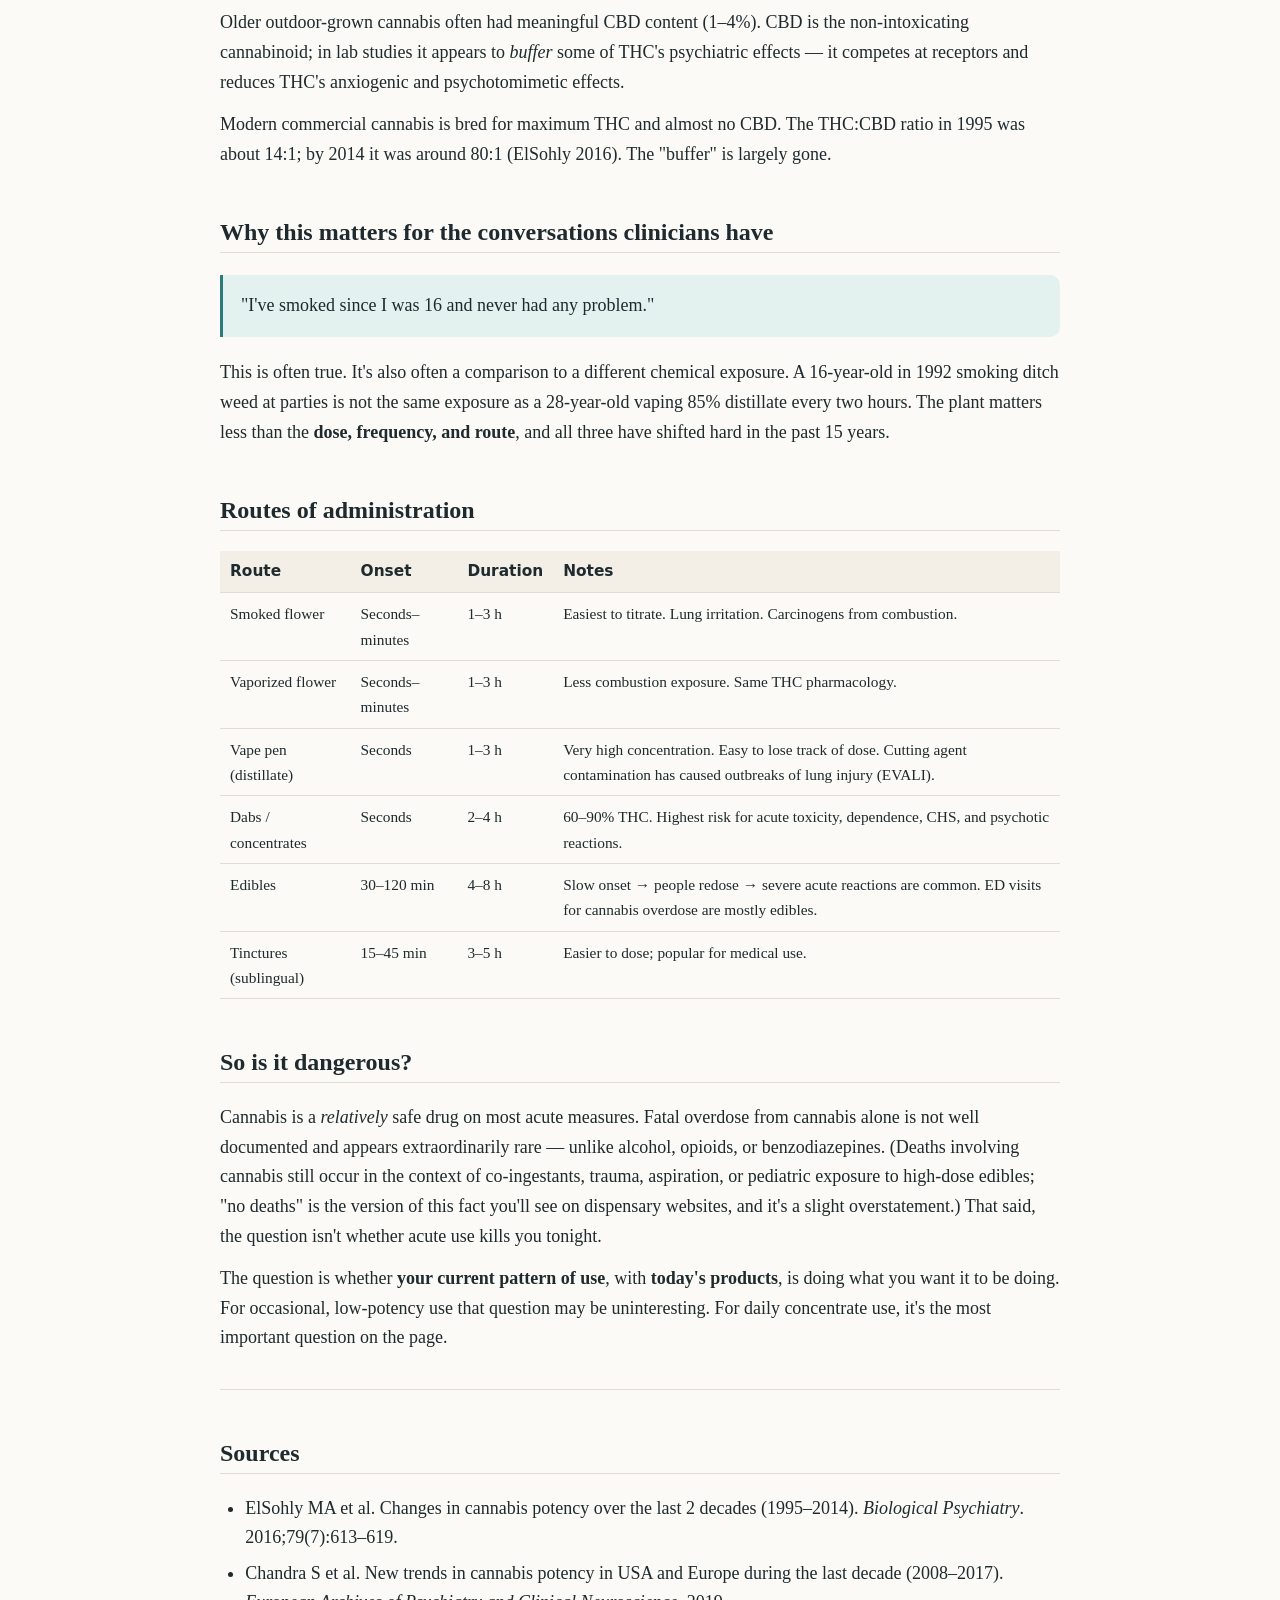
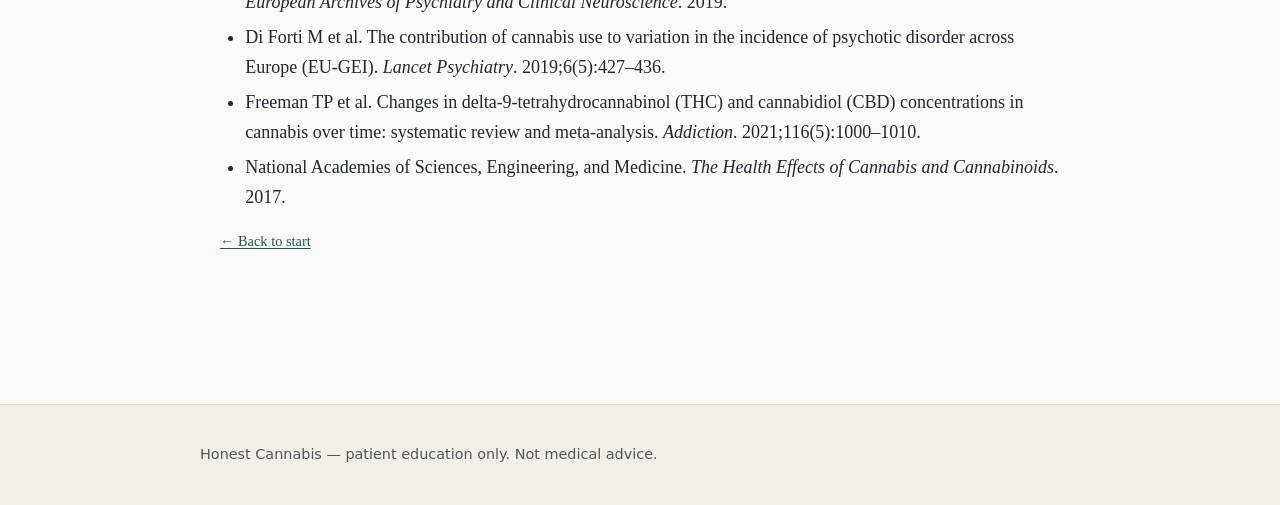
<file: pages/potency.html>
<!doctype html>
<html lang="en">
<head>
<meta charset="utf-8" />
<meta name="viewport" content="width=device-width, initial-scale=1" />
<title>It's not the same plant — Honest Cannabis</title>
<meta name="description" content="Cannabis potency has roughly tripled since the 1990s, and concentrates push 60–90% THC. Why that matters for tolerance, withdrawal, and risk." />
<link rel="stylesheet" href="../assets/style.css" />
</head>
<body>

<header class="site">
  <div class="wrap">
    <a href="../index.html" class="brand">Honest Cannabis<span class="dot">.</span></a>
    <nav>
      <a href="./withdrawal.html">Withdrawal</a>
      <a href="./chs.html">CHS</a>
      <a href="./potency.html">Potency</a>
      <a href="../tools/cudit-r.html">Self-check</a>
    </nav>
  </div>
</header>

<main>

<div class="eyebrow">The basics</div>
<h1>It's not the same plant your parents smoked.</h1>
<p class="lede">
  This is the single most important thing to understand before any other conversation
  about cannabis: the chemistry has changed. A lot. The cultural reference points —
  movies, parents' stories, "I used to smoke and I'm fine" — are based on a different drug.
</p>

<h2>The numbers</h2>

<p>The University of Mississippi's Potency Monitoring Program has been measuring THC content
in seized cannabis samples since the 1970s. The trend is unambiguous:</p>

<div class="figure">
  <p><strong>Average THC in flower cannabis (US seized samples)</strong></p>
  <div class="bar"><span class="label">1995</span><span class="track"><span class="fill" style="width: 4%"></span></span><span class="value">~4%</span></div>
  <div class="bar"><span class="label">2008</span><span class="track"><span class="fill" style="width: 9%"></span></span><span class="value">~9%</span></div>
  <div class="bar"><span class="label">2017</span><span class="track"><span class="fill warn" style="width: 17%"></span></span><span class="value">~17%</span></div>
  <div class="bar"><span class="label">2022</span><span class="track"><span class="fill warn" style="width: 21%"></span></span><span class="value">~21%</span></div>
  <div class="bar"><span class="label">Dispensary flower</span><span class="track"><span class="fill warn" style="width: 25%"></span></span><span class="value">15–30%</span></div>
  <div class="bar"><span class="label">Concentrates (wax, shatter, dab)</span><span class="track"><span class="fill danger" style="width: 80%"></span></span><span class="value">60–90%+</span></div>
  <div class="bar"><span class="label">Distillate vape carts</span><span class="track"><span class="fill danger" style="width: 85%"></span></span><span class="value">70–95%</span></div>
  <p class="muted">Source: ElSohly et al., <em>Biological Psychiatry</em> 2016; updates through 2022. State-regulated dispensary data from Colorado, Washington, Oregon labs.</p>
</div>

<h2>What this actually means in your body</h2>

<p>THC is the cannabinoid responsible for the high, for most of the cognitive effects,
and for most of the side-effects (anxiety, paranoia, dependence, psychosis risk).
More THC per puff means:</p>

<ul>
  <li><strong>Faster tolerance.</strong> The brain downregulates CB1 receptors in response to consistent stimulation. Higher doses → more downregulation, faster.</li>
  <li><strong>Stronger withdrawal.</strong> Withdrawal severity tracks the level of CB1 stimulation the brain has gotten used to.</li>
  <li><strong>Higher risk of acute problems</strong> — panic attacks, paranoia, cannabis-induced psychosis, vomiting episodes (see <a href="./chs.html">CHS</a>).</li>
  <li><strong>Higher risk of cannabis use disorder.</strong> Risk roughly doubles with high-potency products (Di Forti et al., <em>Lancet Psychiatry</em> 2019).</li>
</ul>

<div class="callout">
  <div class="icon">!</div>
  <div>
    <p><strong>Rough rule of thumb:</strong> a single hit from a high-potency dab or distillate device can plausibly deliver as much or more THC than a typical low-potency 1980s joint, depending on puff volume and the device. The exposure per inhalation has shifted by roughly an order of magnitude over a generation. People who tell you "I smoked all through college and I'm fine" are usually telling the truth — about a drug that no longer exists in the same form.</p>
  </div>
</div>

<h2>Where did the CBD go?</h2>

<p>Older outdoor-grown cannabis often had meaningful CBD content (1–4%). CBD is the
non-intoxicating cannabinoid; in lab studies it appears to <em>buffer</em> some of THC's
psychiatric effects — it competes at receptors and reduces THC's anxiogenic and
psychotomimetic effects.</p>

<p>Modern commercial cannabis is bred for maximum THC and almost no CBD. The
THC:CBD ratio in 1995 was about 14:1; by 2014 it was around 80:1 (ElSohly 2016).
The "buffer" is largely gone.</p>

<h2>Why this matters for the conversations clinicians have</h2>

<blockquote>
  <p>"I've smoked since I was 16 and never had any problem."</p>
</blockquote>

<p>This is often true. It's also often a comparison to a different chemical exposure.
A 16-year-old in 1992 smoking ditch weed at parties is not the same exposure as a
28-year-old vaping 85% distillate every two hours. The plant matters less than the
<strong>dose, frequency, and route</strong>, and all three have shifted hard in the past 15 years.</p>

<h2>Routes of administration</h2>

<table>
<thead>
<tr><th>Route</th><th>Onset</th><th>Duration</th><th>Notes</th></tr>
</thead>
<tbody>
<tr><td>Smoked flower</td><td>Seconds–minutes</td><td>1–3 h</td><td>Easiest to titrate. Lung irritation. Carcinogens from combustion.</td></tr>
<tr><td>Vaporized flower</td><td>Seconds–minutes</td><td>1–3 h</td><td>Less combustion exposure. Same THC pharmacology.</td></tr>
<tr><td>Vape pen (distillate)</td><td>Seconds</td><td>1–3 h</td><td>Very high concentration. Easy to lose track of dose. Cutting agent contamination has caused outbreaks of lung injury (EVALI).</td></tr>
<tr><td>Dabs / concentrates</td><td>Seconds</td><td>2–4 h</td><td>60–90% THC. Highest risk for acute toxicity, dependence, CHS, and psychotic reactions.</td></tr>
<tr><td>Edibles</td><td>30–120 min</td><td>4–8 h</td><td>Slow onset → people redose → severe acute reactions are common. ED visits for cannabis overdose are mostly edibles.</td></tr>
<tr><td>Tinctures (sublingual)</td><td>15–45 min</td><td>3–5 h</td><td>Easier to dose; popular for medical use.</td></tr>
</tbody>
</table>

<h2>So is it dangerous?</h2>

<p>Cannabis is a <em>relatively</em> safe drug on most acute measures. Fatal overdose
from cannabis alone is not well documented and appears extraordinarily rare —
unlike alcohol, opioids, or benzodiazepines. (Deaths involving cannabis still occur in
the context of co-ingestants, trauma, aspiration, or pediatric exposure to high-dose
edibles; "no deaths" is the version of this fact you'll see on dispensary websites,
and it's a slight overstatement.) That said, the question isn't whether acute use kills
you tonight.</p>

<p>The question is whether <strong>your current pattern of use</strong>, with <strong>today's
products</strong>, is doing what you want it to be doing. For occasional, low-potency
use that question may be uninteresting. For daily concentrate use, it's the most
important question on the page.</p>

<hr />

<h2>Sources</h2>
<ul>
  <li>ElSohly MA et al. Changes in cannabis potency over the last 2 decades (1995–2014). <em>Biological Psychiatry</em>. 2016;79(7):613–619.</li>
  <li>Chandra S et al. New trends in cannabis potency in USA and Europe during the last decade (2008–2017). <em>European Archives of Psychiatry and Clinical Neuroscience</em>. 2019.</li>
  <li>Di Forti M et al. The contribution of cannabis use to variation in the incidence of psychotic disorder across Europe (EU-GEI). <em>Lancet Psychiatry</em>. 2019;6(5):427–436.</li>
  <li>Freeman TP et al. Changes in delta-9-tetrahydrocannabinol (THC) and cannabidiol (CBD) concentrations in cannabis over time: systematic review and meta-analysis. <em>Addiction</em>. 2021;116(5):1000–1010.</li>
  <li>National Academies of Sciences, Engineering, and Medicine. <em>The Health Effects of Cannabis and Cannabinoids</em>. 2017.</li>
</ul>

<p class="muted"><a href="../index.html">← Back to start</a></p>

</main>

<footer class="site">
  <div class="wrap">
    <p>Honest Cannabis — patient education only. Not medical advice.</p>
  </div>
</footer>

</body>
</html>
</file>
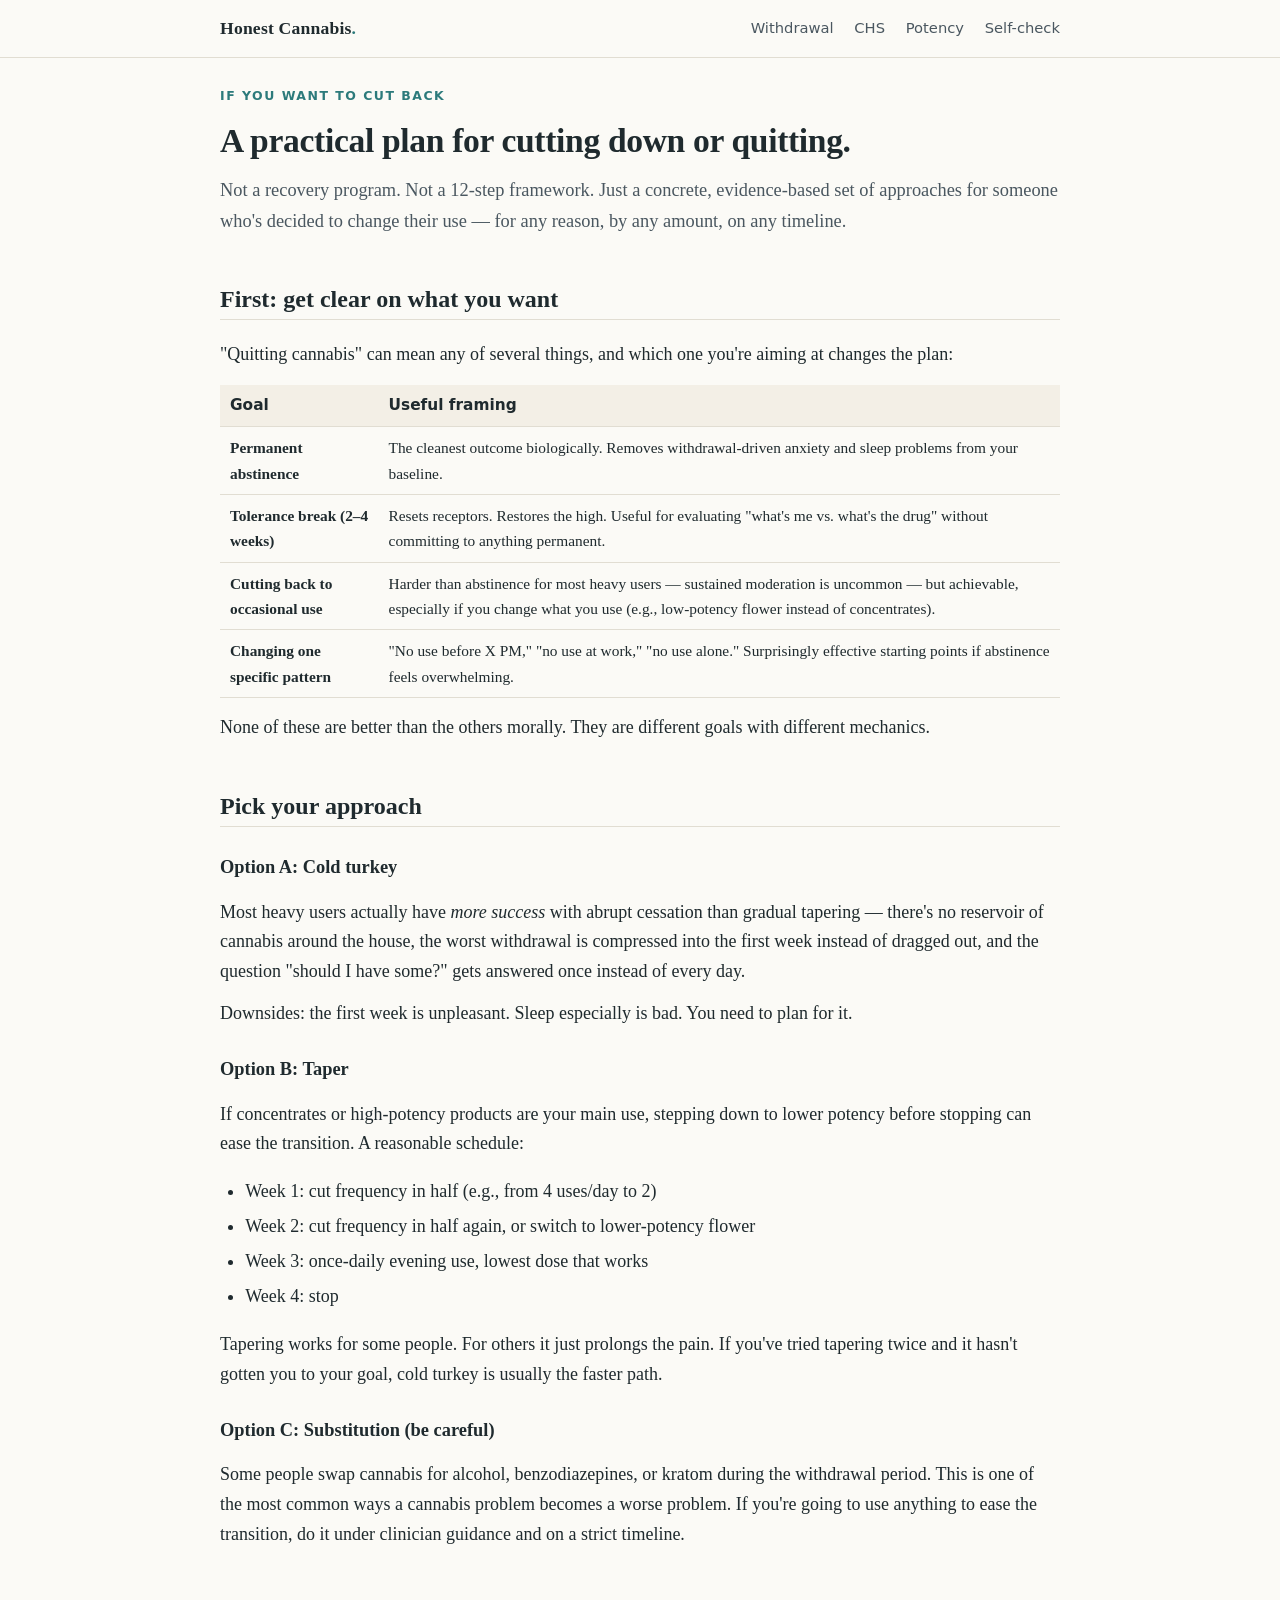
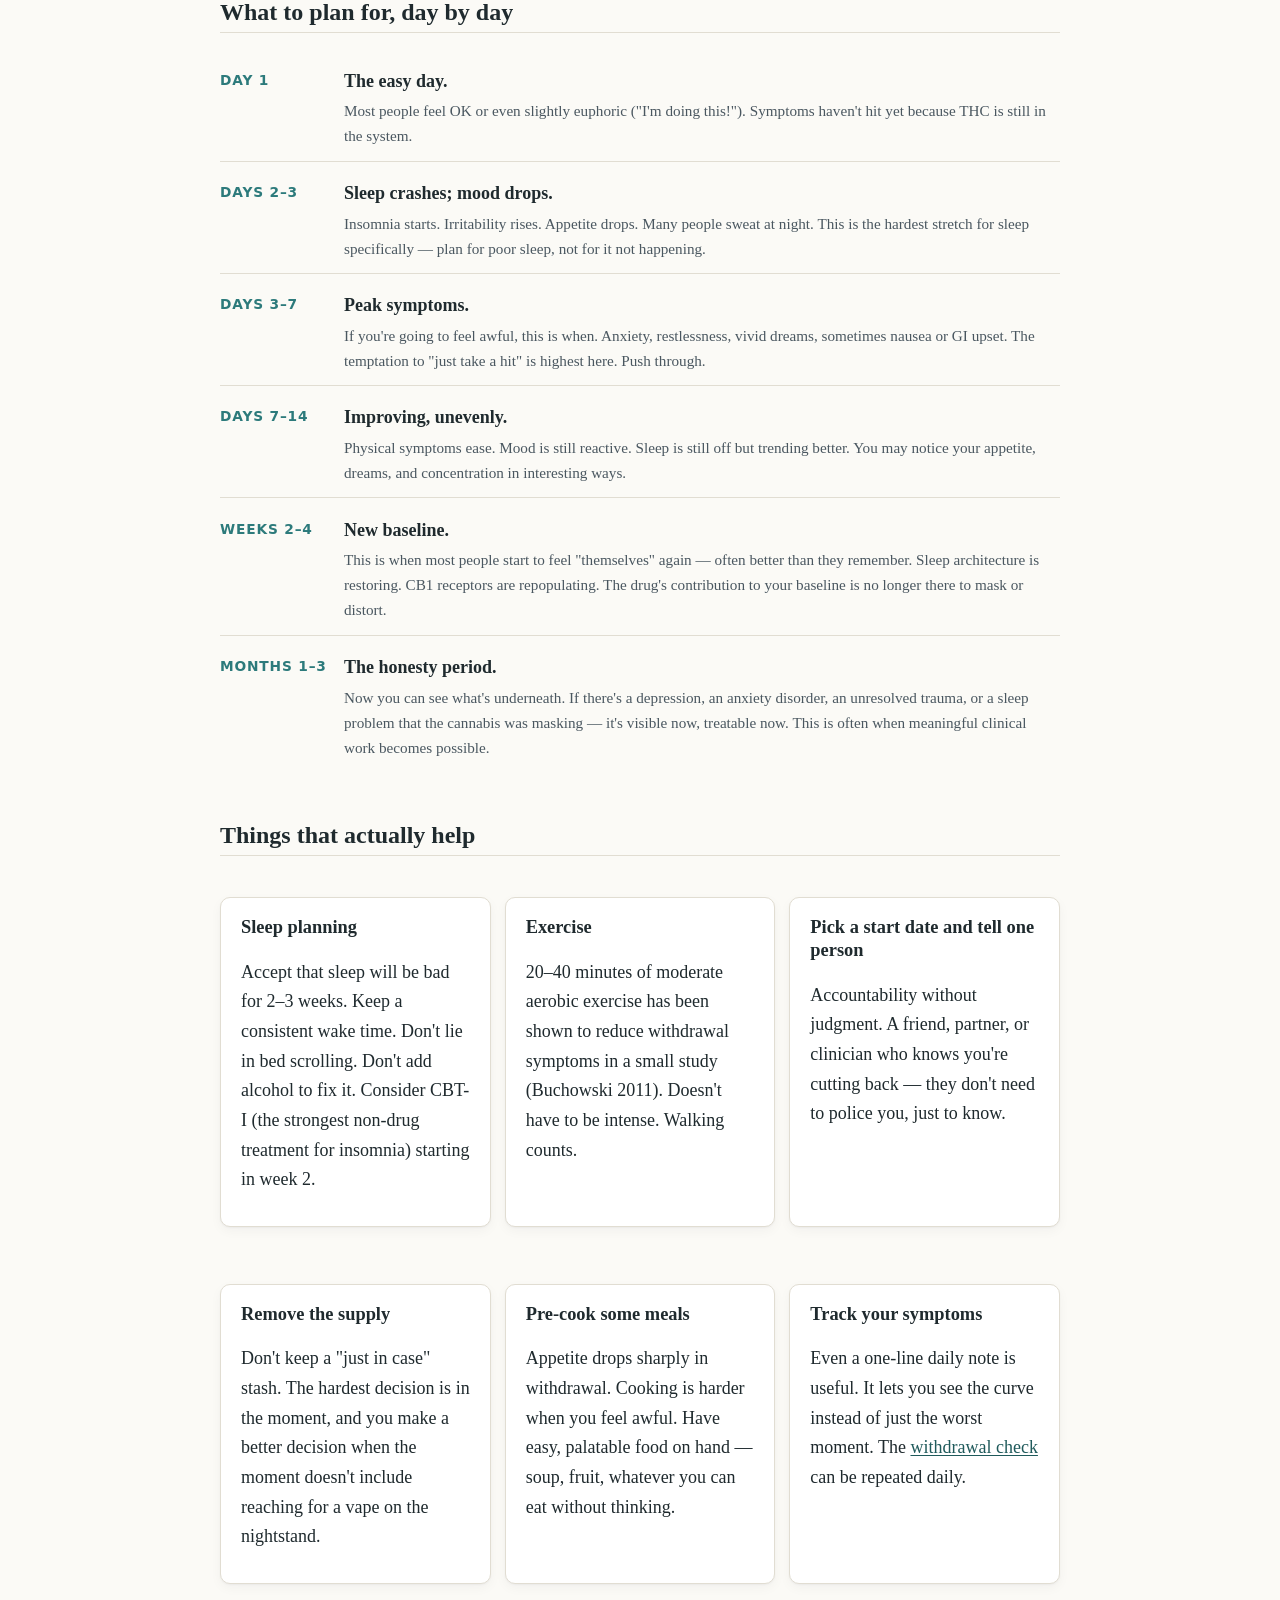
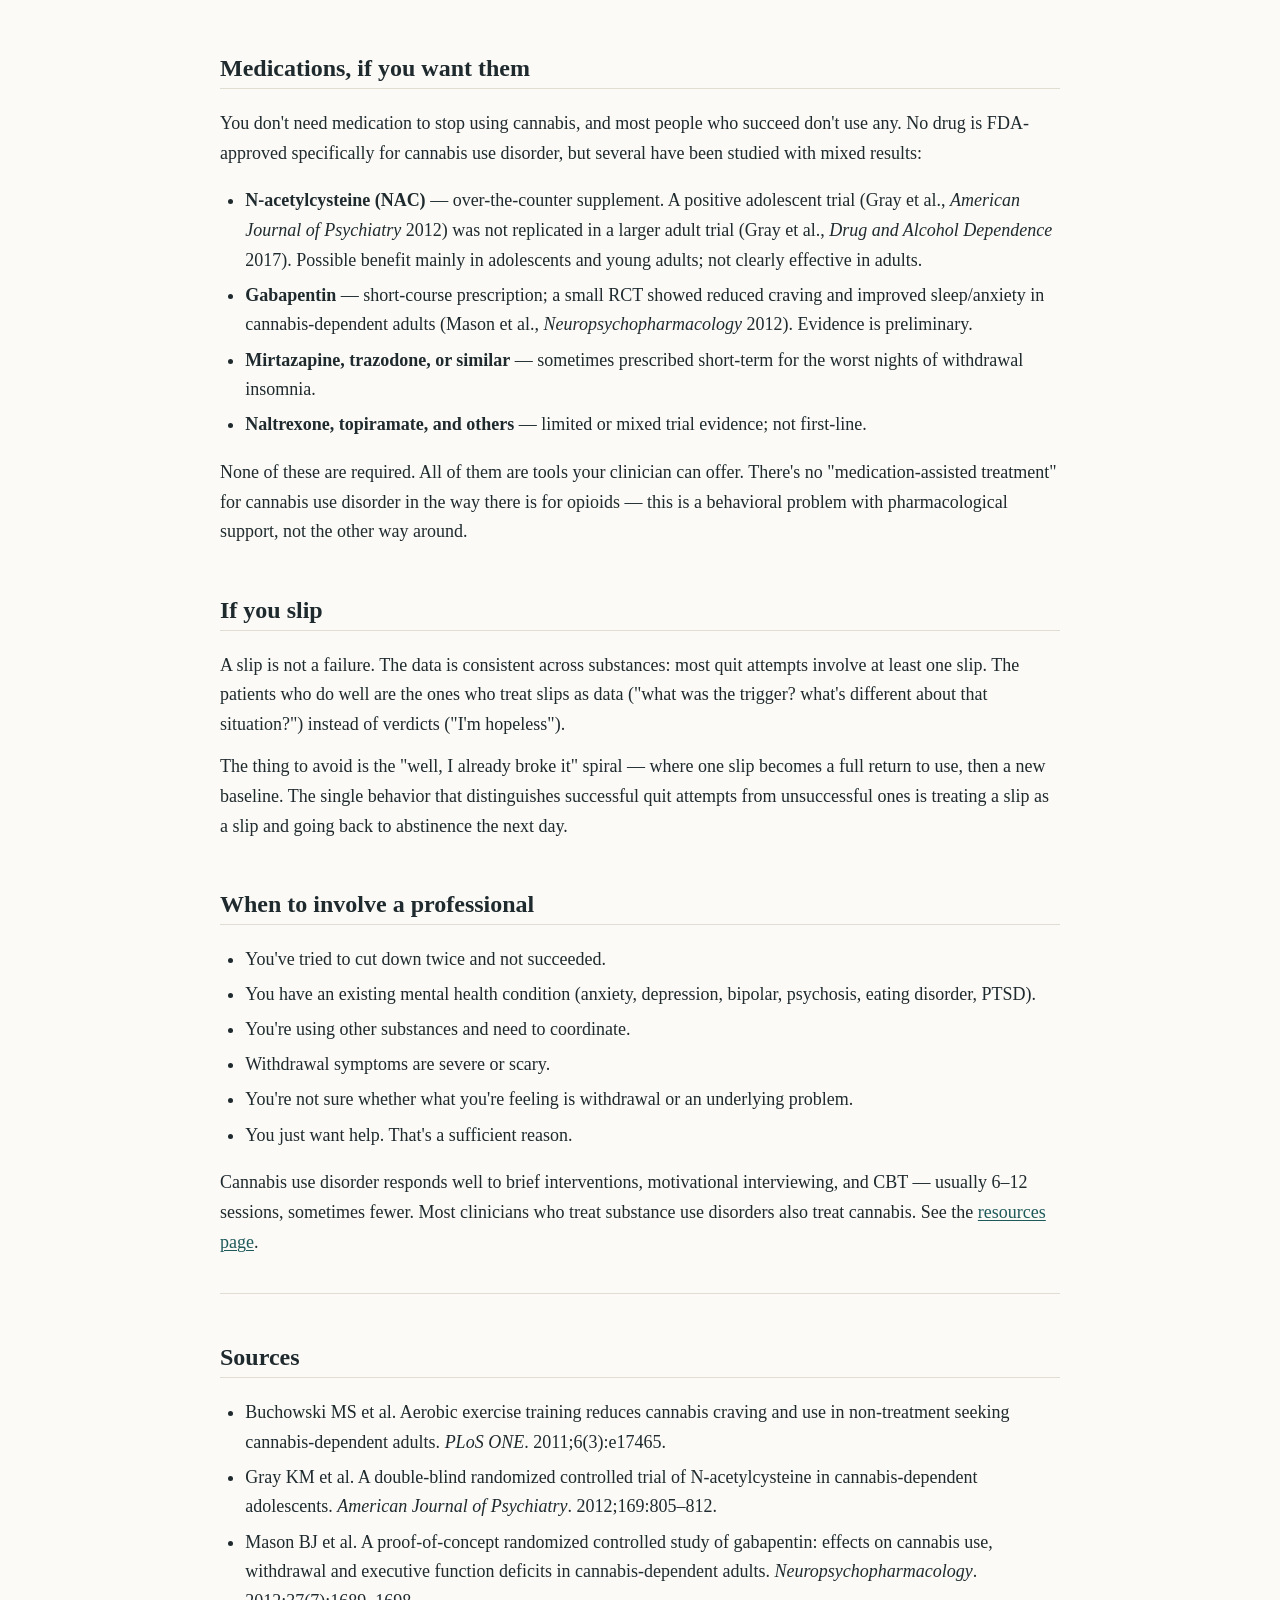
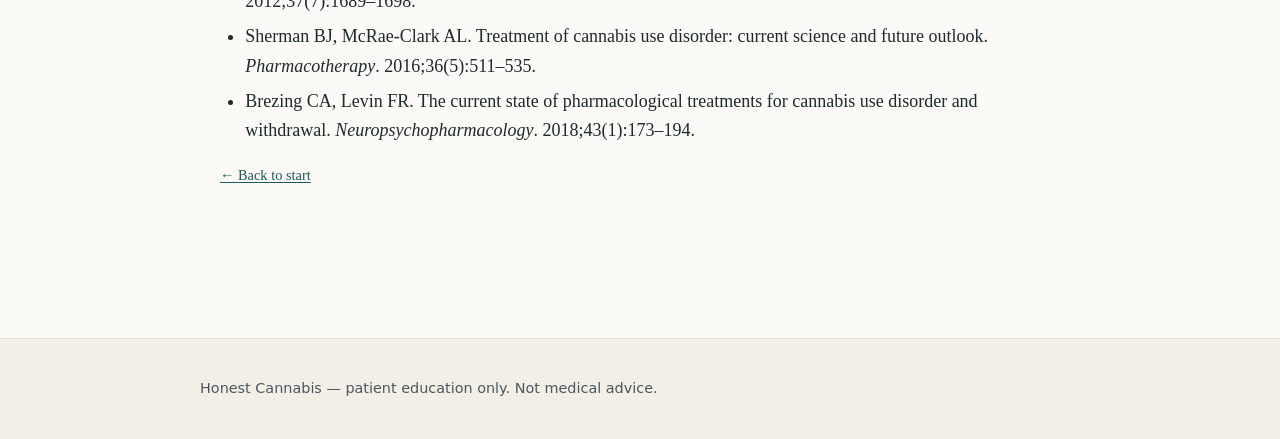
<file: pages/quitting.html>
<!doctype html>
<html lang="en">
<head>
<meta charset="utf-8" />
<meta name="viewport" content="width=device-width, initial-scale=1" />
<title>Cutting back or quitting cannabis — Honest Cannabis</title>
<link rel="stylesheet" href="../assets/style.css" />
</head>
<body>

<header class="site">
  <div class="wrap">
    <a href="../index.html" class="brand">Honest Cannabis<span class="dot">.</span></a>
    <nav>
      <a href="./withdrawal.html">Withdrawal</a>
      <a href="./chs.html">CHS</a>
      <a href="./potency.html">Potency</a>
      <a href="../tools/cudit-r.html">Self-check</a>
    </nav>
  </div>
</header>

<main>

<div class="eyebrow">If you want to cut back</div>
<h1>A practical plan for cutting down or quitting.</h1>
<p class="lede">
  Not a recovery program. Not a 12-step framework. Just a concrete, evidence-based set of
  approaches for someone who's decided to change their use — for any reason, by any
  amount, on any timeline.
</p>

<h2>First: get clear on what you want</h2>

<p>"Quitting cannabis" can mean any of several things, and which one you're aiming at
changes the plan:</p>

<table>
<thead><tr><th>Goal</th><th>Useful framing</th></tr></thead>
<tbody>
<tr><td><strong>Permanent abstinence</strong></td><td>The cleanest outcome biologically. Removes withdrawal-driven anxiety and sleep problems from your baseline.</td></tr>
<tr><td><strong>Tolerance break (2–4 weeks)</strong></td><td>Resets receptors. Restores the high. Useful for evaluating "what's me vs. what's the drug" without committing to anything permanent.</td></tr>
<tr><td><strong>Cutting back to occasional use</strong></td><td>Harder than abstinence for most heavy users — sustained moderation is uncommon — but achievable, especially if you change what you use (e.g., low-potency flower instead of concentrates).</td></tr>
<tr><td><strong>Changing one specific pattern</strong></td><td>"No use before X PM," "no use at work," "no use alone." Surprisingly effective starting points if abstinence feels overwhelming.</td></tr>
</tbody>
</table>

<p>None of these are better than the others morally. They are different goals with
different mechanics.</p>

<h2>Pick your approach</h2>

<h3>Option A: Cold turkey</h3>
<p>Most heavy users actually have <em>more success</em> with abrupt cessation than gradual
tapering — there's no reservoir of cannabis around the house, the worst withdrawal is
compressed into the first week instead of dragged out, and the question "should I have
some?" gets answered once instead of every day.</p>

<p>Downsides: the first week is unpleasant. Sleep especially is bad. You need to plan
for it.</p>

<h3>Option B: Taper</h3>
<p>If concentrates or high-potency products are your main use, stepping down to lower
potency before stopping can ease the transition. A reasonable schedule:</p>

<ul>
  <li>Week 1: cut frequency in half (e.g., from 4 uses/day to 2)</li>
  <li>Week 2: cut frequency in half again, or switch to lower-potency flower</li>
  <li>Week 3: once-daily evening use, lowest dose that works</li>
  <li>Week 4: stop</li>
</ul>

<p>Tapering works for some people. For others it just prolongs the pain. If you've tried
tapering twice and it hasn't gotten you to your goal, cold turkey is usually the
faster path.</p>

<h3>Option C: Substitution (be careful)</h3>
<p>Some people swap cannabis for alcohol, benzodiazepines, or kratom during the
withdrawal period. This is one of the most common ways a cannabis problem becomes a
worse problem. If you're going to use anything to ease the transition, do it under
clinician guidance and on a strict timeline.</p>

<h2>What to plan for, day by day</h2>

<ul class="timeline">
  <li>
    <span class="when">Day 1</span>
    <span class="what">
      <strong>The easy day.</strong>
      <p>Most people feel OK or even slightly euphoric ("I'm doing this!"). Symptoms haven't hit yet because THC is still in the system.</p>
    </span>
  </li>
  <li>
    <span class="when">Days 2–3</span>
    <span class="what">
      <strong>Sleep crashes; mood drops.</strong>
      <p>Insomnia starts. Irritability rises. Appetite drops. Many people sweat at night. This is the hardest stretch for sleep specifically — plan for poor sleep, not for it not happening.</p>
    </span>
  </li>
  <li>
    <span class="when">Days 3–7</span>
    <span class="what">
      <strong>Peak symptoms.</strong>
      <p>If you're going to feel awful, this is when. Anxiety, restlessness, vivid dreams, sometimes nausea or GI upset. The temptation to "just take a hit" is highest here. Push through.</p>
    </span>
  </li>
  <li>
    <span class="when">Days 7–14</span>
    <span class="what">
      <strong>Improving, unevenly.</strong>
      <p>Physical symptoms ease. Mood is still reactive. Sleep is still off but trending better. You may notice your appetite, dreams, and concentration in interesting ways.</p>
    </span>
  </li>
  <li>
    <span class="when">Weeks 2–4</span>
    <span class="what">
      <strong>New baseline.</strong>
      <p>This is when most people start to feel "themselves" again — often better than they remember. Sleep architecture is restoring. CB1 receptors are repopulating. The drug's contribution to your baseline is no longer there to mask or distort.</p>
    </span>
  </li>
  <li>
    <span class="when">Months 1–3</span>
    <span class="what">
      <strong>The honesty period.</strong>
      <p>Now you can see what's underneath. If there's a depression, an anxiety disorder, an unresolved trauma, or a sleep problem that the cannabis was masking — it's visible now, treatable now. This is often when meaningful clinical work becomes possible.</p>
    </span>
  </li>
</ul>

<h2>Things that actually help</h2>

<div class="grid">
  <div class="card">
    <h3>Sleep planning</h3>
    <p>Accept that sleep will be bad for 2–3 weeks. Keep a consistent wake time. Don't lie in bed scrolling. Don't add alcohol to fix it. Consider CBT-I (the strongest non-drug treatment for insomnia) starting in week 2.</p>
  </div>

  <div class="card">
    <h3>Exercise</h3>
    <p>20–40 minutes of moderate aerobic exercise has been shown to reduce withdrawal symptoms in a small study (Buchowski 2011). Doesn't have to be intense. Walking counts.</p>
  </div>

  <div class="card">
    <h3>Pick a start date and tell one person</h3>
    <p>Accountability without judgment. A friend, partner, or clinician who knows you're cutting back — they don't need to police you, just to know.</p>
  </div>

  <div class="card">
    <h3>Remove the supply</h3>
    <p>Don't keep a "just in case" stash. The hardest decision is in the moment, and you make a better decision when the moment doesn't include reaching for a vape on the nightstand.</p>
  </div>

  <div class="card">
    <h3>Pre-cook some meals</h3>
    <p>Appetite drops sharply in withdrawal. Cooking is harder when you feel awful. Have easy, palatable food on hand — soup, fruit, whatever you can eat without thinking.</p>
  </div>

  <div class="card">
    <h3>Track your symptoms</h3>
    <p>Even a one-line daily note is useful. It lets you see the curve instead of just the worst moment. The <a href="../tools/withdrawal-check.html">withdrawal check</a> can be repeated daily.</p>
  </div>
</div>

<h2>Medications, if you want them</h2>

<p>You don't need medication to stop using cannabis, and most people who succeed don't
use any. No drug is FDA-approved specifically for cannabis use disorder, but several
have been studied with mixed results:</p>

<ul>
  <li><strong>N-acetylcysteine (NAC)</strong> — over-the-counter supplement. A positive adolescent trial (Gray et al., <em>American Journal of Psychiatry</em> 2012) was not replicated in a larger adult trial (Gray et al., <em>Drug and Alcohol Dependence</em> 2017). Possible benefit mainly in adolescents and young adults; not clearly effective in adults.</li>
  <li><strong>Gabapentin</strong> — short-course prescription; a small RCT showed reduced craving and improved sleep/anxiety in cannabis-dependent adults (Mason et al., <em>Neuropsychopharmacology</em> 2012). Evidence is preliminary.</li>
  <li><strong>Mirtazapine, trazodone, or similar</strong> — sometimes prescribed short-term for the worst nights of withdrawal insomnia.</li>
  <li><strong>Naltrexone, topiramate, and others</strong> — limited or mixed trial evidence; not first-line.</li>
</ul>

<p>None of these are required. All of them are tools your clinician can offer. There's no
"medication-assisted treatment" for cannabis use disorder in the way there is for opioids
— this is a behavioral problem with pharmacological support, not the other way around.</p>

<h2>If you slip</h2>

<p>A slip is not a failure. The data is consistent across substances: most quit attempts
involve at least one slip. The patients who do well are the ones who treat slips as
data ("what was the trigger? what's different about that situation?") instead of
verdicts ("I'm hopeless").</p>

<p>The thing to avoid is the "well, I already broke it" spiral — where one slip becomes
a full return to use, then a new baseline. The single behavior that distinguishes
successful quit attempts from unsuccessful ones is treating a slip as a slip and going
back to abstinence the next day.</p>

<h2>When to involve a professional</h2>

<ul>
  <li>You've tried to cut down twice and not succeeded.</li>
  <li>You have an existing mental health condition (anxiety, depression, bipolar, psychosis, eating disorder, PTSD).</li>
  <li>You're using other substances and need to coordinate.</li>
  <li>Withdrawal symptoms are severe or scary.</li>
  <li>You're not sure whether what you're feeling is withdrawal or an underlying problem.</li>
  <li>You just want help. That's a sufficient reason.</li>
</ul>

<p>Cannabis use disorder responds well to brief interventions, motivational interviewing,
and CBT — usually 6–12 sessions, sometimes fewer. Most clinicians who treat substance
use disorders also treat cannabis. See the <a href="./resources.html">resources page</a>.</p>

<hr />

<h2>Sources</h2>
<ul>
  <li>Buchowski MS et al. Aerobic exercise training reduces cannabis craving and use in non-treatment seeking cannabis-dependent adults. <em>PLoS ONE</em>. 2011;6(3):e17465.</li>
  <li>Gray KM et al. A double-blind randomized controlled trial of N-acetylcysteine in cannabis-dependent adolescents. <em>American Journal of Psychiatry</em>. 2012;169:805–812.</li>
  <li>Mason BJ et al. A proof-of-concept randomized controlled study of gabapentin: effects on cannabis use, withdrawal and executive function deficits in cannabis-dependent adults. <em>Neuropsychopharmacology</em>. 2012;37(7):1689–1698.</li>
  <li>Sherman BJ, McRae-Clark AL. Treatment of cannabis use disorder: current science and future outlook. <em>Pharmacotherapy</em>. 2016;36(5):511–535.</li>
  <li>Brezing CA, Levin FR. The current state of pharmacological treatments for cannabis use disorder and withdrawal. <em>Neuropsychopharmacology</em>. 2018;43(1):173–194.</li>
</ul>

<p class="muted"><a href="../index.html">← Back to start</a></p>

</main>

<footer class="site"><div class="wrap"><p>Honest Cannabis — patient education only. Not medical advice.</p></div></footer>

</body>
</html>
</file>
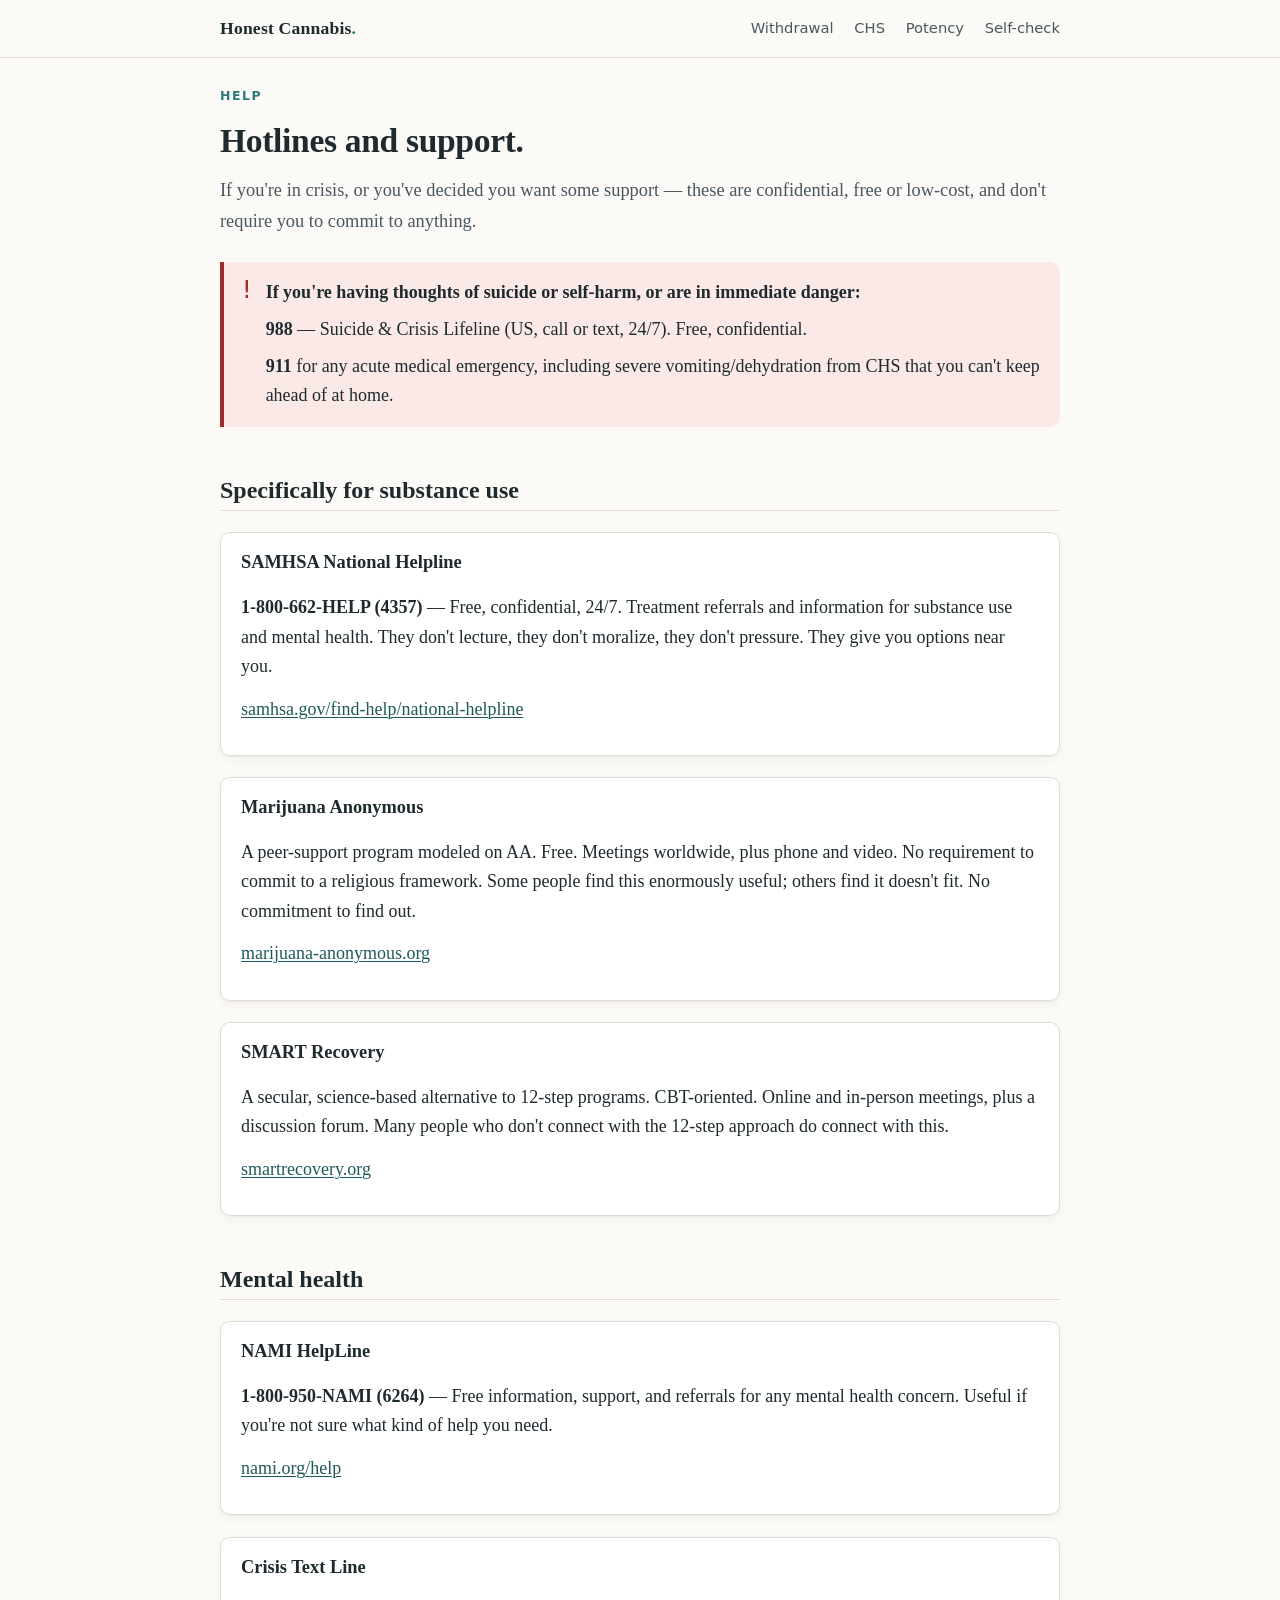
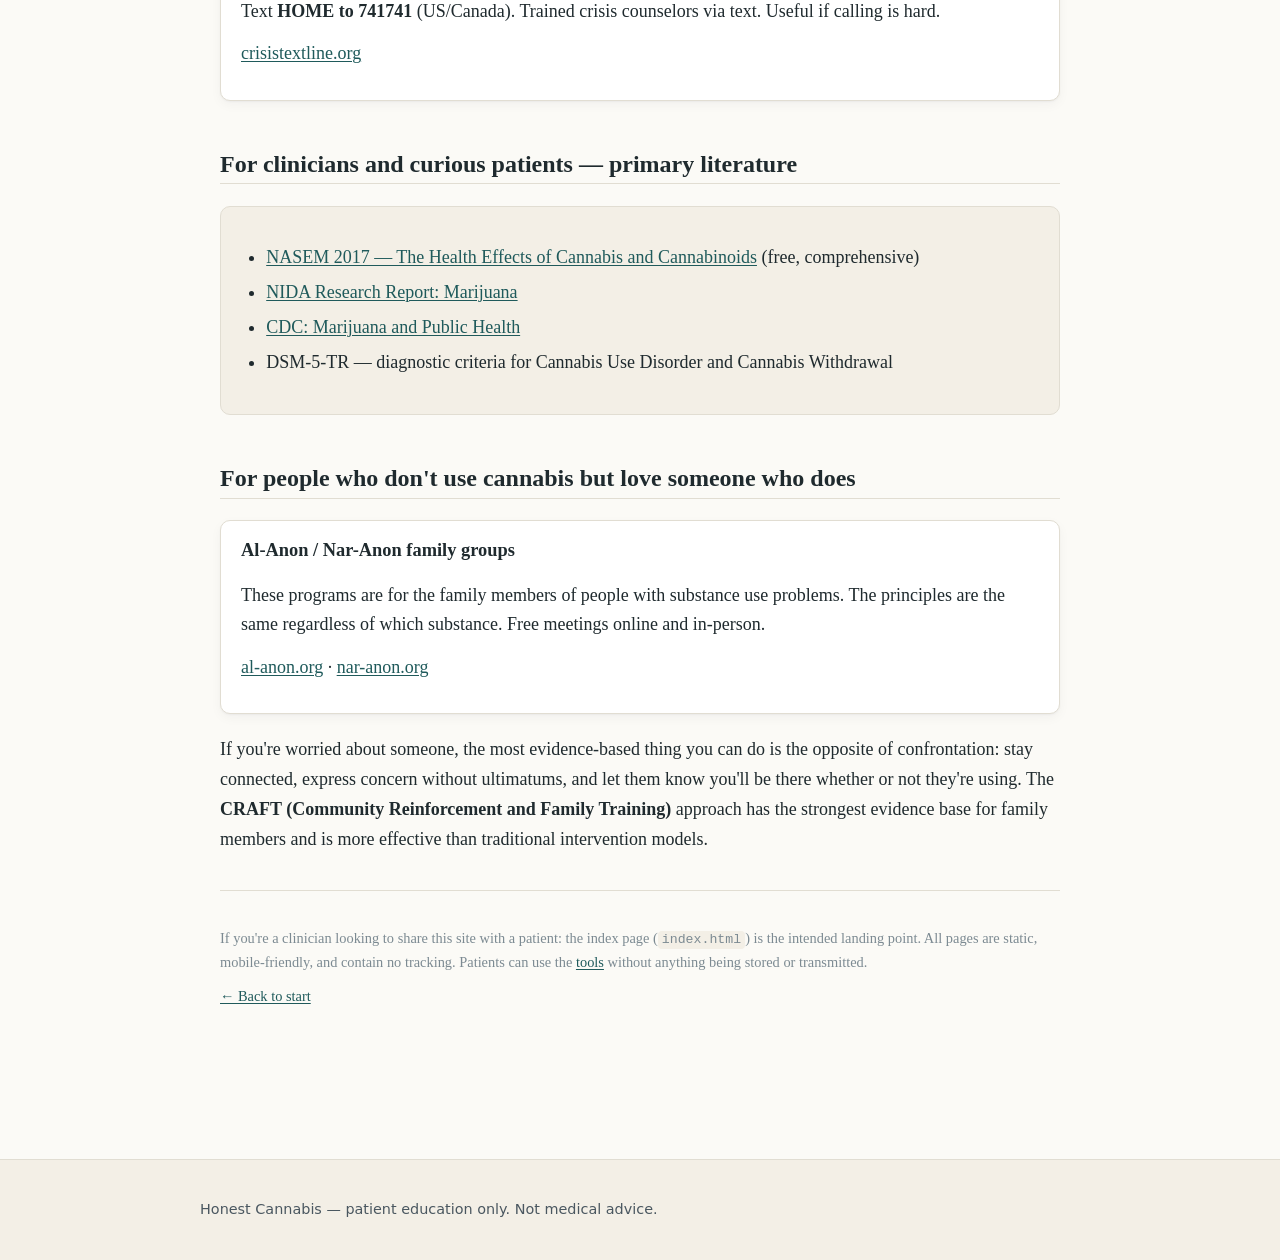
<file: pages/resources.html>
<!doctype html>
<html lang="en">
<head>
<meta charset="utf-8" />
<meta name="viewport" content="width=device-width, initial-scale=1" />
<title>Hotlines and support resources — Honest Cannabis</title>
<link rel="stylesheet" href="../assets/style.css" />
</head>
<body>

<header class="site">
  <div class="wrap">
    <a href="../index.html" class="brand">Honest Cannabis<span class="dot">.</span></a>
    <nav>
      <a href="./withdrawal.html">Withdrawal</a>
      <a href="./chs.html">CHS</a>
      <a href="./potency.html">Potency</a>
      <a href="../tools/cudit-r.html">Self-check</a>
    </nav>
  </div>
</header>

<main>

<div class="eyebrow">Help</div>
<h1>Hotlines and support.</h1>
<p class="lede">
  If you're in crisis, or you've decided you want some support — these are confidential,
  free or low-cost, and don't require you to commit to anything.
</p>

<div class="callout danger">
  <div class="icon">!</div>
  <div>
    <p><strong>If you're having thoughts of suicide or self-harm, or are in immediate danger:</strong></p>
    <p><strong>988</strong> — Suicide & Crisis Lifeline (US, call or text, 24/7). Free, confidential.</p>
    <p><strong>911</strong> for any acute medical emergency, including severe vomiting/dehydration from CHS that you can't keep ahead of at home.</p>
  </div>
</div>

<h2>Specifically for substance use</h2>

<div class="card">
  <h3>SAMHSA National Helpline</h3>
  <p><strong>1-800-662-HELP (4357)</strong> — Free, confidential, 24/7. Treatment referrals and information for substance use and mental health. They don't lecture, they don't moralize, they don't pressure. They give you options near you.</p>
  <p><a href="https://www.samhsa.gov/find-help/national-helpline" target="_blank" rel="noopener">samhsa.gov/find-help/national-helpline</a></p>
</div>

<div class="card">
  <h3>Marijuana Anonymous</h3>
  <p>A peer-support program modeled on AA. Free. Meetings worldwide, plus phone and video. No requirement to commit to a religious framework. Some people find this enormously useful; others find it doesn't fit. No commitment to find out.</p>
  <p><a href="https://marijuana-anonymous.org" target="_blank" rel="noopener">marijuana-anonymous.org</a></p>
</div>

<div class="card">
  <h3>SMART Recovery</h3>
  <p>A secular, science-based alternative to 12-step programs. CBT-oriented. Online and in-person meetings, plus a discussion forum. Many people who don't connect with the 12-step approach do connect with this.</p>
  <p><a href="https://smartrecovery.org" target="_blank" rel="noopener">smartrecovery.org</a></p>
</div>

<h2>Mental health</h2>

<div class="card">
  <h3>NAMI HelpLine</h3>
  <p><strong>1-800-950-NAMI (6264)</strong> — Free information, support, and referrals for any mental health concern. Useful if you're not sure what kind of help you need.</p>
  <p><a href="https://nami.org/help" target="_blank" rel="noopener">nami.org/help</a></p>
</div>

<div class="card">
  <h3>Crisis Text Line</h3>
  <p>Text <strong>HOME to 741741</strong> (US/Canada). Trained crisis counselors via text. Useful if calling is hard.</p>
  <p><a href="https://www.crisistextline.org" target="_blank" rel="noopener">crisistextline.org</a></p>
</div>

<h2>For clinicians and curious patients — primary literature</h2>

<div class="card soft">
  <ul>
    <li><a href="https://nap.nationalacademies.org/catalog/24625/the-health-effects-of-cannabis-and-cannabinoids-the-current-state" target="_blank" rel="noopener">NASEM 2017 — The Health Effects of Cannabis and Cannabinoids</a> (free, comprehensive)</li>
    <li><a href="https://www.drugabuse.gov/publications/research-reports/marijuana" target="_blank" rel="noopener">NIDA Research Report: Marijuana</a></li>
    <li><a href="https://www.cdc.gov/marijuana/" target="_blank" rel="noopener">CDC: Marijuana and Public Health</a></li>
    <li>DSM-5-TR — diagnostic criteria for Cannabis Use Disorder and Cannabis Withdrawal</li>
  </ul>
</div>

<h2>For people who don't use cannabis but love someone who does</h2>

<div class="card">
  <h3>Al-Anon / Nar-Anon family groups</h3>
  <p>These programs are for the family members of people with substance use problems. The principles are the same regardless of which substance. Free meetings online and in-person.</p>
  <p><a href="https://al-anon.org" target="_blank" rel="noopener">al-anon.org</a> · <a href="https://nar-anon.org" target="_blank" rel="noopener">nar-anon.org</a></p>
</div>

<p>If you're worried about someone, the most evidence-based thing you can do is the
opposite of confrontation: stay connected, express concern without ultimatums, and
let them know you'll be there whether or not they're using. The
<strong>CRAFT (Community Reinforcement and Family Training)</strong> approach has the
strongest evidence base for family members and is more effective than traditional
intervention models.</p>

<hr />

<p class="muted">If you're a clinician looking to share this site with a patient: the index page (<code>index.html</code>) is the intended landing point. All pages are static, mobile-friendly, and contain no tracking. Patients can use the <a href="../tools/cudit-r.html">tools</a> without anything being stored or transmitted.</p>

<p class="muted"><a href="../index.html">← Back to start</a></p>

</main>

<footer class="site"><div class="wrap"><p>Honest Cannabis — patient education only. Not medical advice.</p></div></footer>

</body>
</html>
</file>
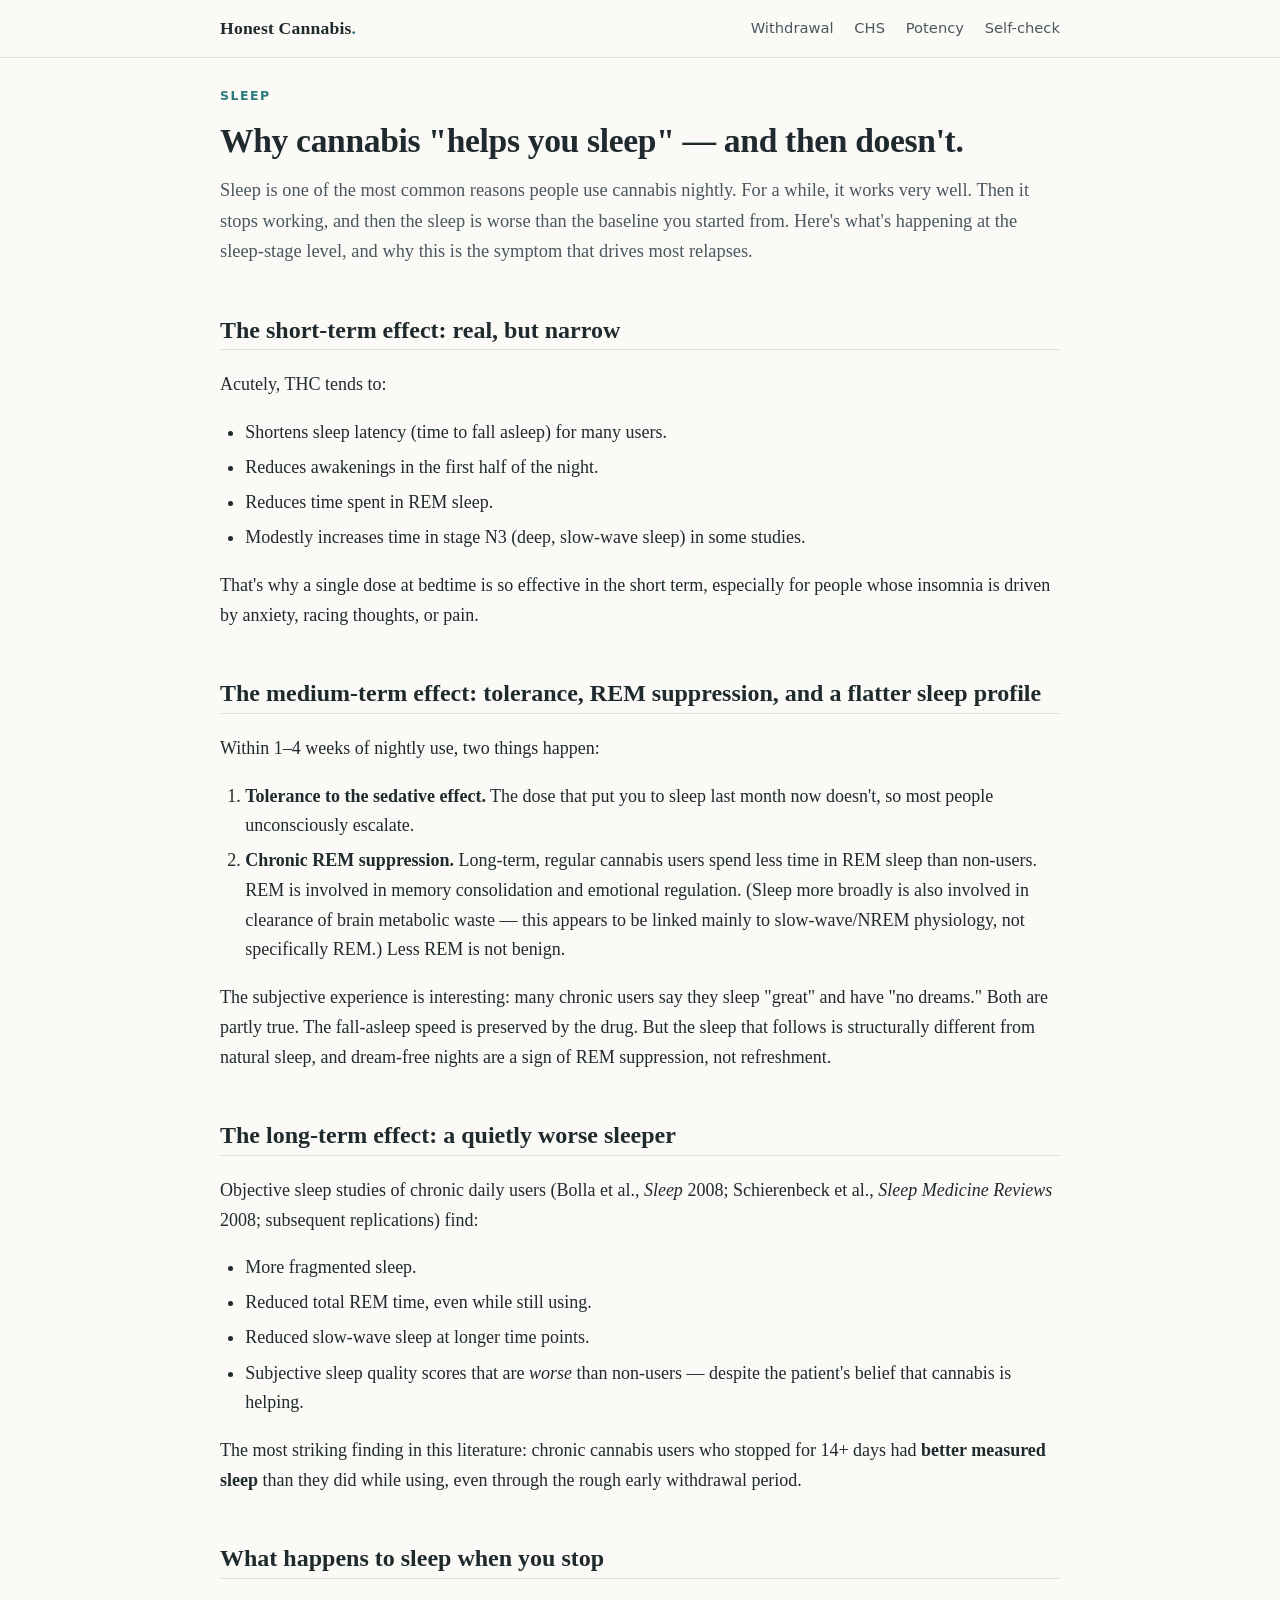
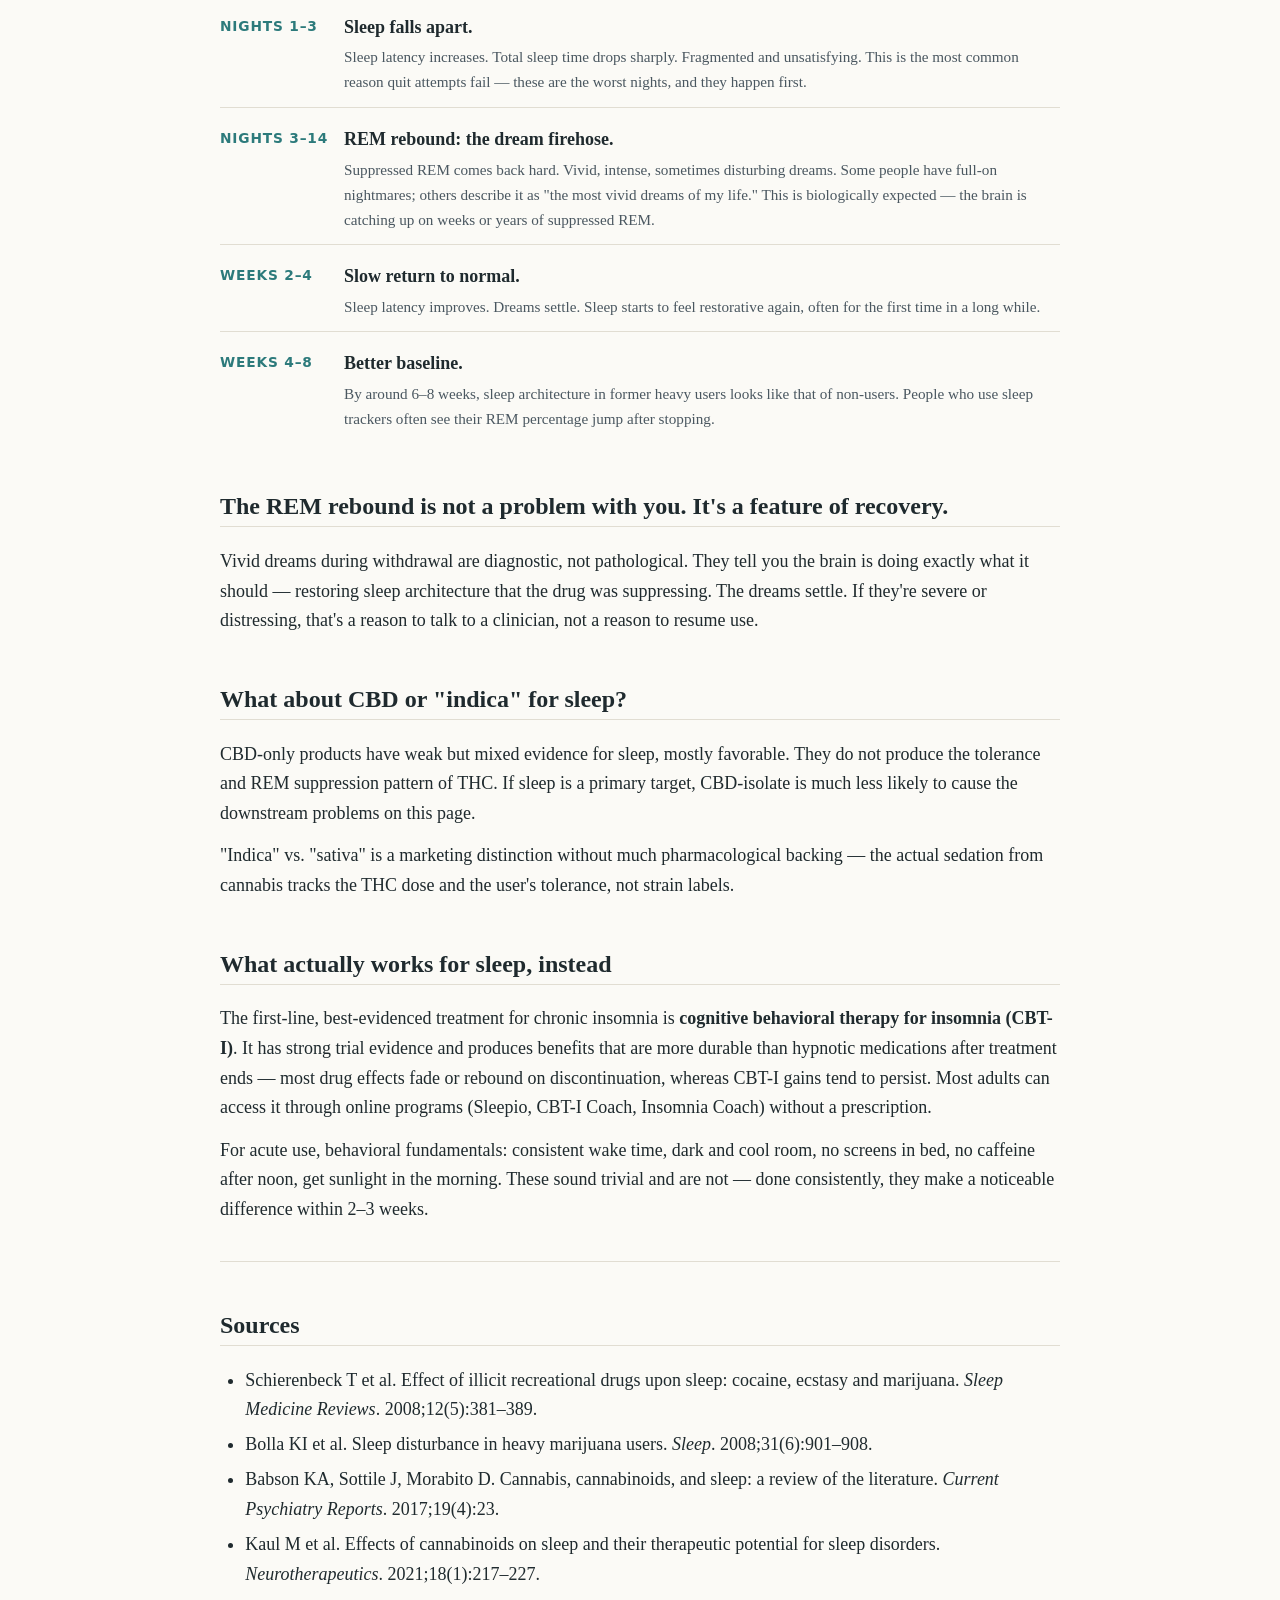
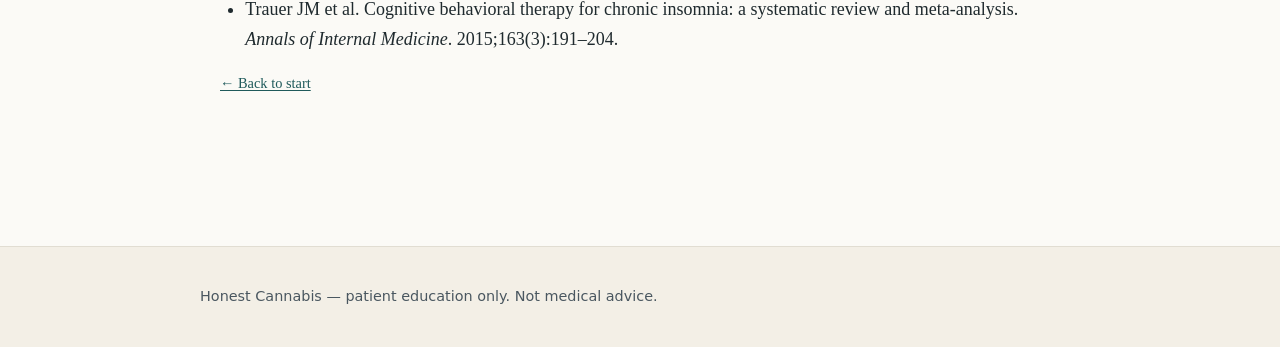
<file: pages/sleep.html>
<!doctype html>
<html lang="en">
<head>
<meta charset="utf-8" />
<meta name="viewport" content="width=device-width, initial-scale=1" />
<title>Cannabis and sleep — Honest Cannabis</title>
<link rel="stylesheet" href="../assets/style.css" />
</head>
<body>

<header class="site">
  <div class="wrap">
    <a href="../index.html" class="brand">Honest Cannabis<span class="dot">.</span></a>
    <nav>
      <a href="./withdrawal.html">Withdrawal</a>
      <a href="./chs.html">CHS</a>
      <a href="./potency.html">Potency</a>
      <a href="../tools/cudit-r.html">Self-check</a>
    </nav>
  </div>
</header>

<main>

<div class="eyebrow">Sleep</div>
<h1>Why cannabis "helps you sleep" — and then doesn't.</h1>
<p class="lede">
  Sleep is one of the most common reasons people use cannabis nightly. For a while, it
  works very well. Then it stops working, and then the sleep is worse than the baseline
  you started from. Here's what's happening at the sleep-stage level, and why this is
  the symptom that drives most relapses.
</p>

<h2>The short-term effect: real, but narrow</h2>

<p>Acutely, THC tends to:</p>
<ul>
  <li>Shortens sleep latency (time to fall asleep) for many users.</li>
  <li>Reduces awakenings in the first half of the night.</li>
  <li>Reduces time spent in REM sleep.</li>
  <li>Modestly increases time in stage N3 (deep, slow-wave sleep) in some studies.</li>
</ul>

<p>That's why a single dose at bedtime is so effective in the short term, especially for
people whose insomnia is driven by anxiety, racing thoughts, or pain.</p>

<h2>The medium-term effect: tolerance, REM suppression, and a flatter sleep profile</h2>

<p>Within 1–4 weeks of nightly use, two things happen:</p>

<ol>
  <li><strong>Tolerance to the sedative effect.</strong> The dose that put you to sleep last month now doesn't, so most people unconsciously escalate.</li>
  <li><strong>Chronic REM suppression.</strong> Long-term, regular cannabis users spend less time in REM sleep than non-users. REM is involved in memory consolidation and emotional regulation. (Sleep more broadly is also involved in clearance of brain metabolic waste — this appears to be linked mainly to slow-wave/NREM physiology, not specifically REM.) Less REM is not benign.</li>
</ol>

<p>The subjective experience is interesting: many chronic users say they sleep "great"
and have "no dreams." Both are partly true. The fall-asleep speed is preserved by
the drug. But the sleep that follows is structurally different from natural sleep,
and dream-free nights are a sign of REM suppression, not refreshment.</p>

<h2>The long-term effect: a quietly worse sleeper</h2>

<p>Objective sleep studies of chronic daily users (Bolla et al., <em>Sleep</em> 2008;
Schierenbeck et al., <em>Sleep Medicine Reviews</em> 2008; subsequent replications)
find:</p>

<ul>
  <li>More fragmented sleep.</li>
  <li>Reduced total REM time, even while still using.</li>
  <li>Reduced slow-wave sleep at longer time points.</li>
  <li>Subjective sleep quality scores that are <em>worse</em> than non-users — despite the patient's belief that cannabis is helping.</li>
</ul>

<p>The most striking finding in this literature: chronic cannabis users who stopped for
14+ days had <strong>better measured sleep</strong> than they did while using, even
through the rough early withdrawal period.</p>

<h2>What happens to sleep when you stop</h2>

<ul class="timeline">
  <li>
    <span class="when">Nights 1–3</span>
    <span class="what">
      <strong>Sleep falls apart.</strong>
      <p>Sleep latency increases. Total sleep time drops sharply. Fragmented and unsatisfying. This is the most common reason quit attempts fail — these are the worst nights, and they happen first.</p>
    </span>
  </li>
  <li>
    <span class="when">Nights 3–14</span>
    <span class="what">
      <strong>REM rebound: the dream firehose.</strong>
      <p>Suppressed REM comes back hard. Vivid, intense, sometimes disturbing dreams. Some people have full-on nightmares; others describe it as "the most vivid dreams of my life." This is biologically expected — the brain is catching up on weeks or years of suppressed REM.</p>
    </span>
  </li>
  <li>
    <span class="when">Weeks 2–4</span>
    <span class="what">
      <strong>Slow return to normal.</strong>
      <p>Sleep latency improves. Dreams settle. Sleep starts to feel restorative again, often for the first time in a long while.</p>
    </span>
  </li>
  <li>
    <span class="when">Weeks 4–8</span>
    <span class="what">
      <strong>Better baseline.</strong>
      <p>By around 6–8 weeks, sleep architecture in former heavy users looks like that of non-users. People who use sleep trackers often see their REM percentage jump after stopping.</p>
    </span>
  </li>
</ul>

<h2>The REM rebound is not a problem with you. It's a feature of recovery.</h2>

<p>Vivid dreams during withdrawal are diagnostic, not pathological. They tell you the brain
is doing exactly what it should — restoring sleep architecture that the drug was
suppressing. The dreams settle. If they're severe or distressing, that's a reason to
talk to a clinician, not a reason to resume use.</p>

<h2>What about CBD or "indica" for sleep?</h2>

<p>CBD-only products have weak but mixed evidence for sleep, mostly favorable. They do
not produce the tolerance and REM suppression pattern of THC. If sleep is a primary
target, CBD-isolate is much less likely to cause the downstream problems on this page.</p>

<p>"Indica" vs. "sativa" is a marketing distinction without much pharmacological backing —
the actual sedation from cannabis tracks the THC dose and the user's tolerance, not
strain labels.</p>

<h2>What actually works for sleep, instead</h2>

<p>The first-line, best-evidenced treatment for chronic insomnia is
<strong>cognitive behavioral therapy for insomnia (CBT-I)</strong>. It has strong
trial evidence and produces benefits that are more durable than hypnotic medications
after treatment ends — most drug effects fade or rebound on discontinuation, whereas
CBT-I gains tend to persist. Most adults can access it through online programs
(Sleepio, CBT-I Coach, Insomnia Coach) without a prescription.</p>

<p>For acute use, behavioral fundamentals: consistent wake time, dark and cool room, no
screens in bed, no caffeine after noon, get sunlight in the morning. These sound trivial
and are not — done consistently, they make a noticeable difference within 2–3 weeks.</p>

<hr />

<h2>Sources</h2>
<ul>
  <li>Schierenbeck T et al. Effect of illicit recreational drugs upon sleep: cocaine, ecstasy and marijuana. <em>Sleep Medicine Reviews</em>. 2008;12(5):381–389.</li>
  <li>Bolla KI et al. Sleep disturbance in heavy marijuana users. <em>Sleep</em>. 2008;31(6):901–908.</li>
  <li>Babson KA, Sottile J, Morabito D. Cannabis, cannabinoids, and sleep: a review of the literature. <em>Current Psychiatry Reports</em>. 2017;19(4):23.</li>
  <li>Kaul M et al. Effects of cannabinoids on sleep and their therapeutic potential for sleep disorders. <em>Neurotherapeutics</em>. 2021;18(1):217–227.</li>
  <li>Trauer JM et al. Cognitive behavioral therapy for chronic insomnia: a systematic review and meta-analysis. <em>Annals of Internal Medicine</em>. 2015;163(3):191–204.</li>
</ul>

<p class="muted"><a href="../index.html">← Back to start</a></p>

</main>

<footer class="site"><div class="wrap"><p>Honest Cannabis — patient education only. Not medical advice.</p></div></footer>

</body>
</html>
</file>
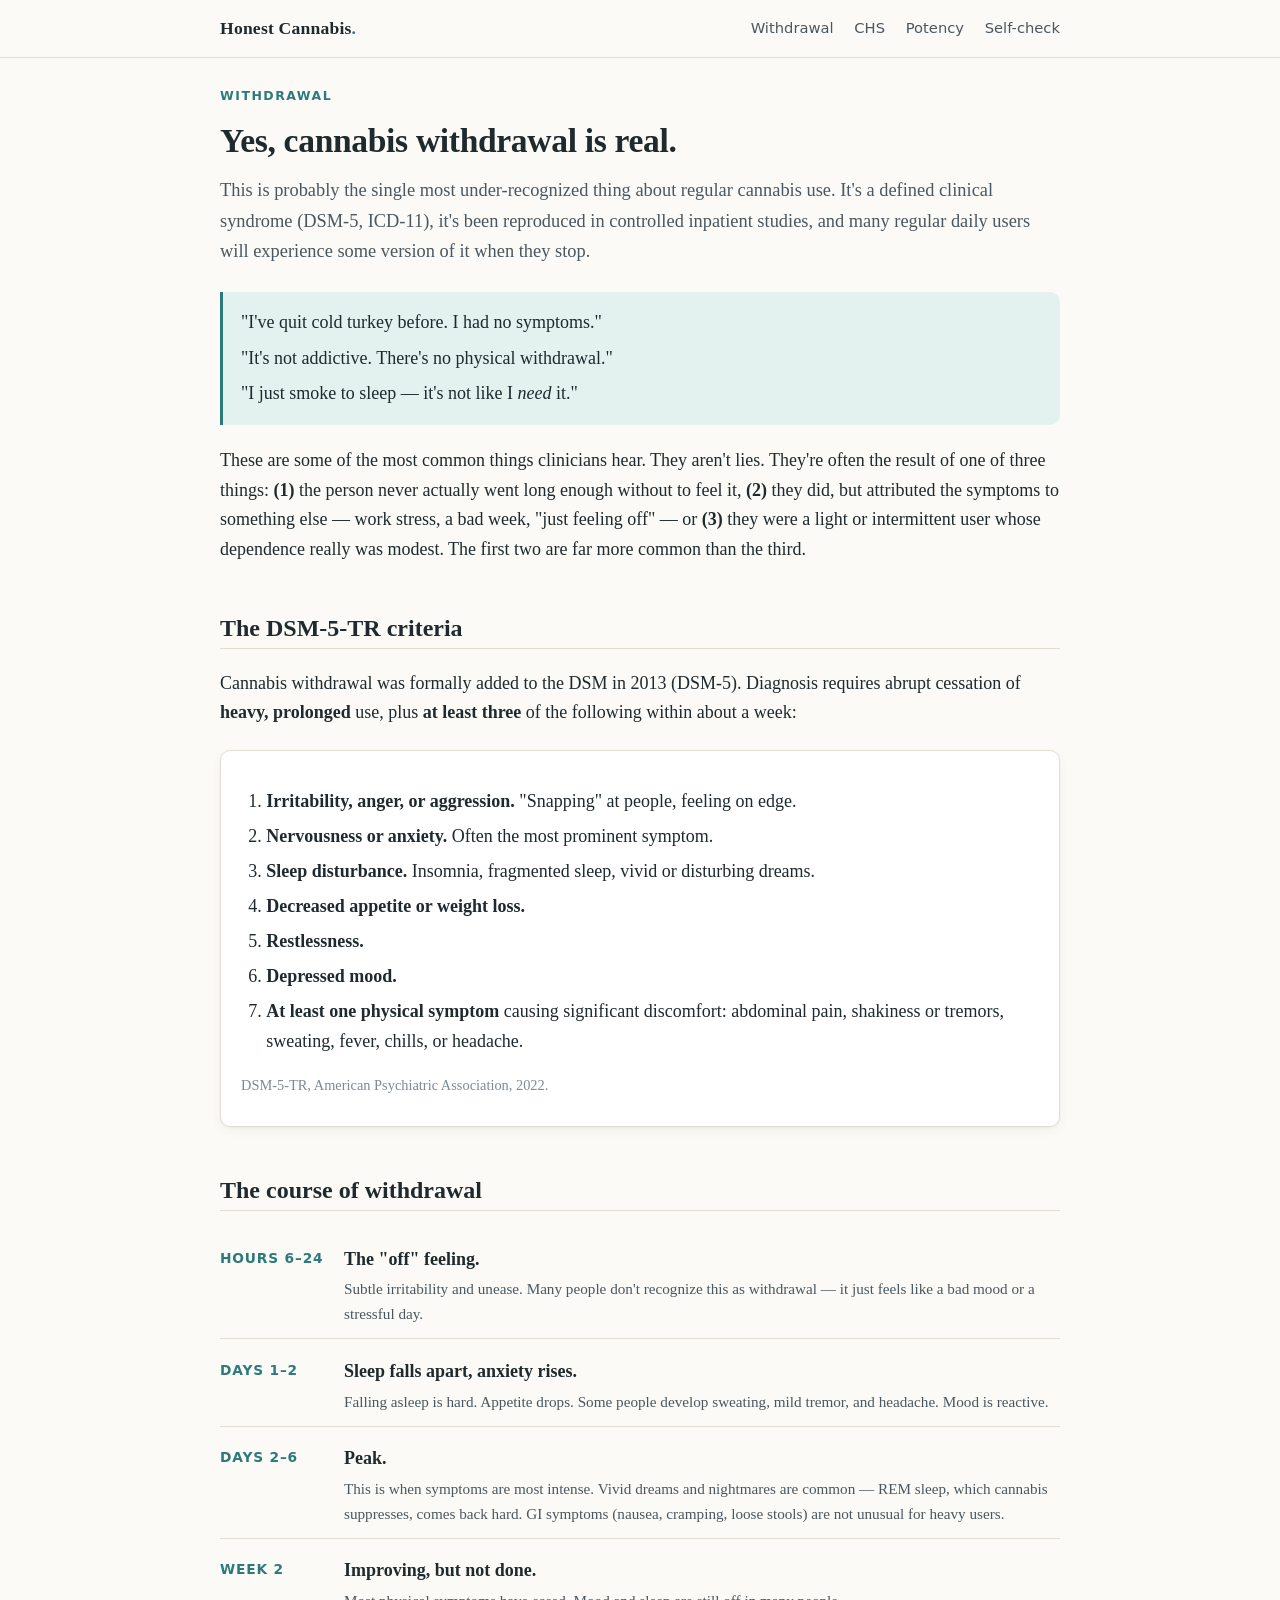
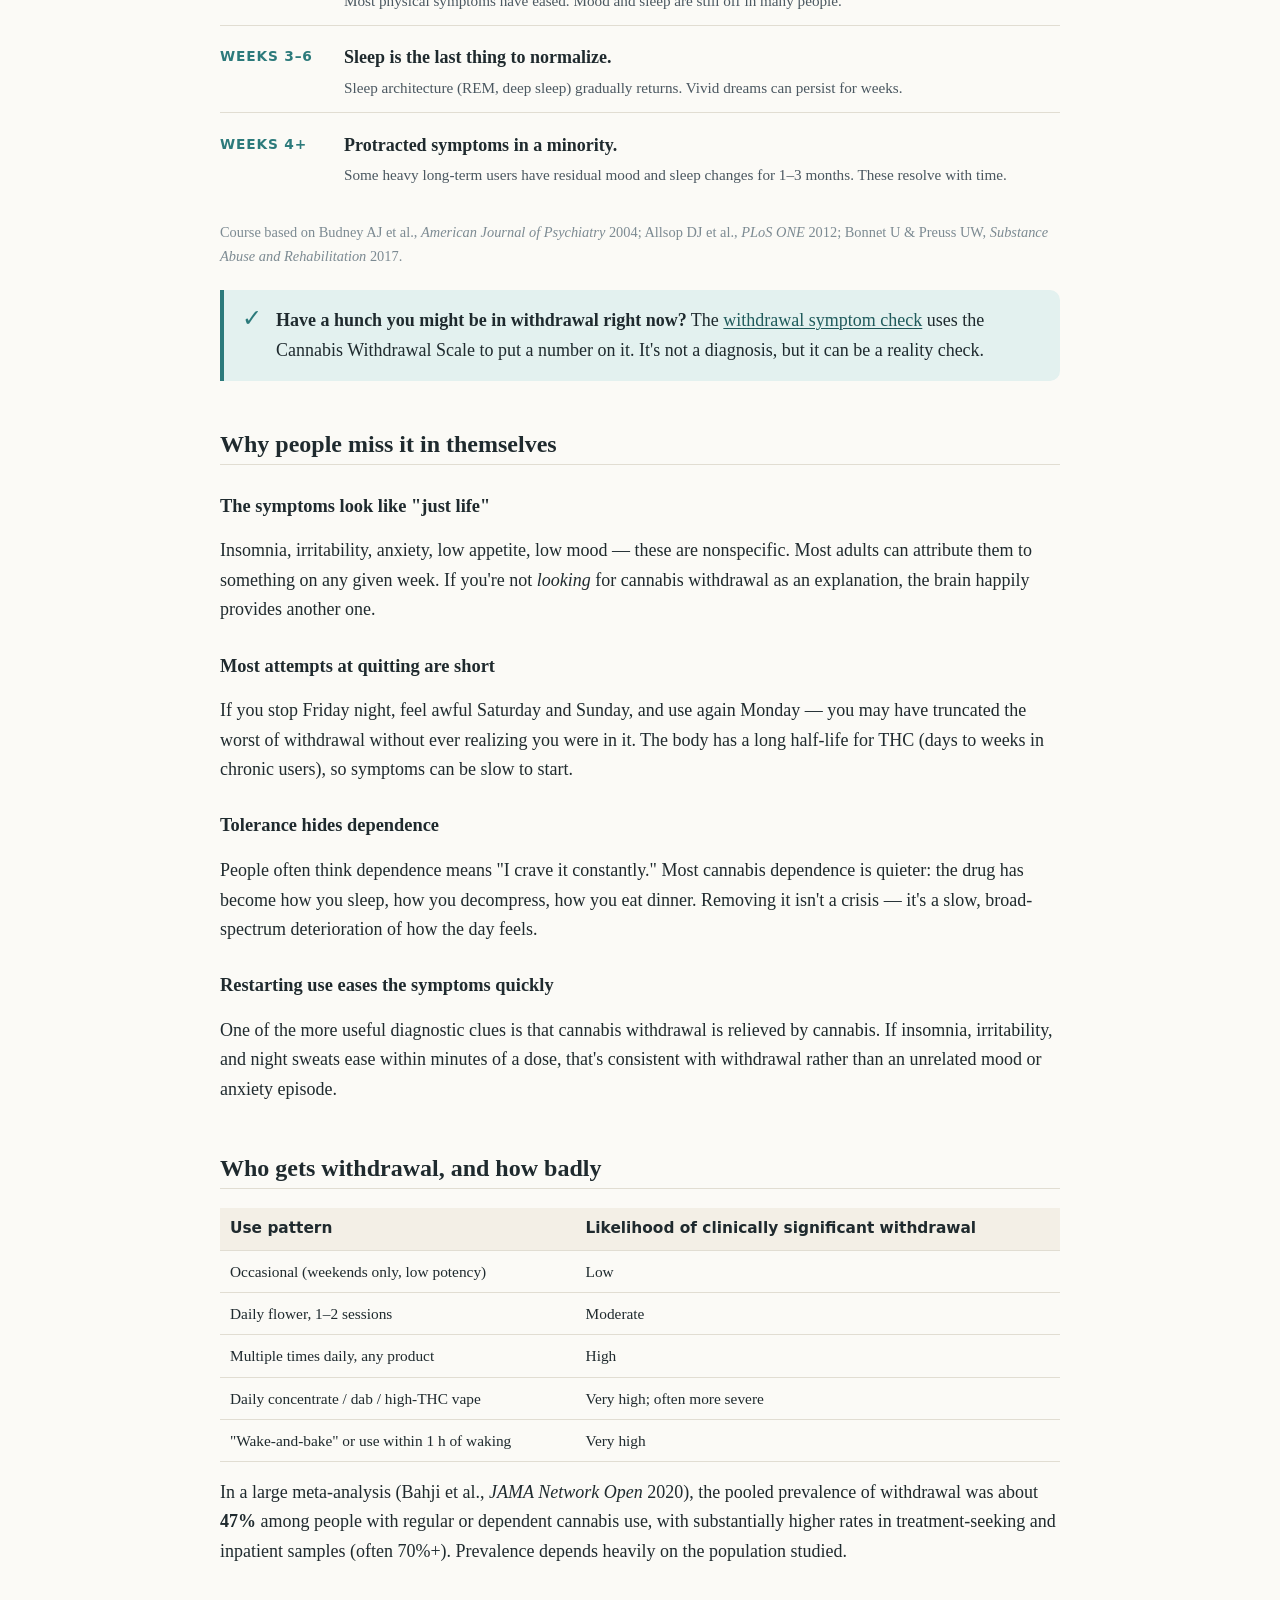
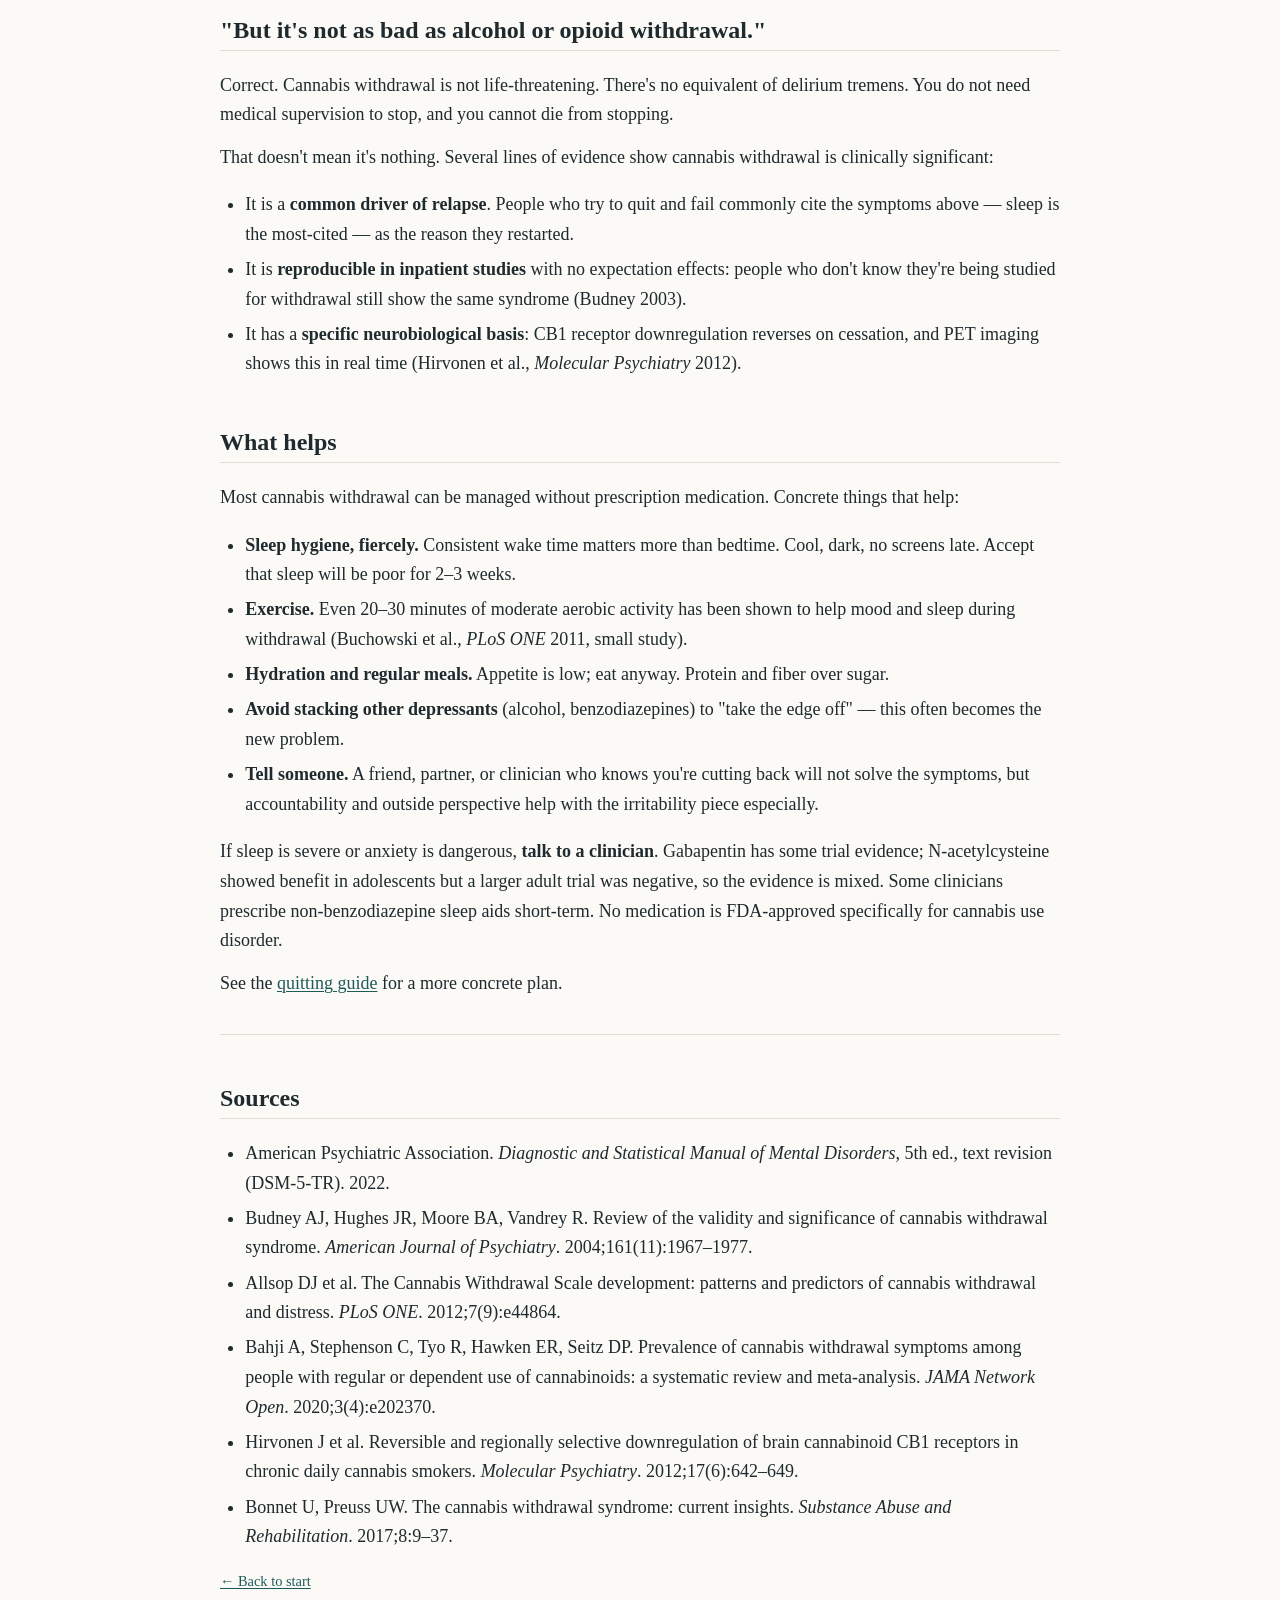
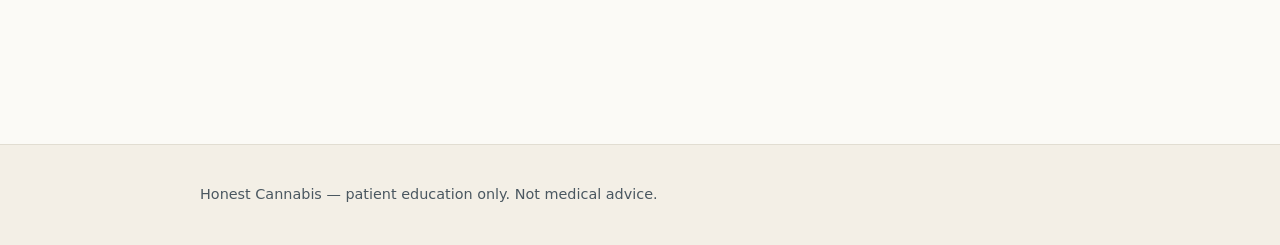
<file: pages/withdrawal.html>
<!doctype html>
<html lang="en">
<head>
<meta charset="utf-8" />
<meta name="viewport" content="width=device-width, initial-scale=1" />
<title>Cannabis withdrawal — Honest Cannabis</title>
<meta name="description" content="Cannabis withdrawal is a diagnosable DSM-5 condition with a predictable course. Why so many people miss it in themselves." />
<link rel="stylesheet" href="../assets/style.css" />
</head>
<body>

<header class="site">
  <div class="wrap">
    <a href="../index.html" class="brand">Honest Cannabis<span class="dot">.</span></a>
    <nav>
      <a href="./withdrawal.html">Withdrawal</a>
      <a href="./chs.html">CHS</a>
      <a href="./potency.html">Potency</a>
      <a href="../tools/cudit-r.html">Self-check</a>
    </nav>
  </div>
</header>

<main>

<div class="eyebrow">Withdrawal</div>
<h1>Yes, cannabis withdrawal is real.</h1>
<p class="lede">
  This is probably the single most under-recognized thing about regular cannabis use.
  It's a defined clinical syndrome (DSM-5, ICD-11), it's been reproduced in controlled
  inpatient studies, and many regular daily users will experience some version of it
  when they stop.
</p>

<blockquote>
  <p>"I've quit cold turkey before. I had no symptoms."</p>
  <p>"It's not addictive. There's no physical withdrawal."</p>
  <p>"I just smoke to sleep — it's not like I <em>need</em> it."</p>
</blockquote>

<p>These are some of the most common things clinicians hear. They aren't lies. They're
often the result of one of three things: <strong>(1)</strong> the person never actually
went long enough without to feel it, <strong>(2)</strong> they did, but attributed the
symptoms to something else — work stress, a bad week, "just feeling off" — or
<strong>(3)</strong> they were a light or intermittent user whose dependence really
was modest. The first two are far more common than the third.</p>

<h2>The DSM-5-TR criteria</h2>

<p>Cannabis withdrawal was formally added to the DSM in 2013 (DSM-5). Diagnosis requires
abrupt cessation of <strong>heavy, prolonged</strong> use, plus <strong>at least three</strong>
of the following within about a week:</p>

<div class="card">
  <ol>
    <li><strong>Irritability, anger, or aggression.</strong> "Snapping" at people, feeling on edge.</li>
    <li><strong>Nervousness or anxiety.</strong> Often the most prominent symptom.</li>
    <li><strong>Sleep disturbance.</strong> Insomnia, fragmented sleep, vivid or disturbing dreams.</li>
    <li><strong>Decreased appetite or weight loss.</strong></li>
    <li><strong>Restlessness.</strong></li>
    <li><strong>Depressed mood.</strong></li>
    <li><strong>At least one physical symptom</strong> causing significant discomfort: abdominal pain, shakiness or tremors, sweating, fever, chills, or headache.</li>
  </ol>
  <p class="muted">DSM-5-TR, American Psychiatric Association, 2022.</p>
</div>

<h2>The course of withdrawal</h2>

<ul class="timeline">
  <li>
    <span class="when">Hours 6–24</span>
    <span class="what">
      <strong>The "off" feeling.</strong>
      <p>Subtle irritability and unease. Many people don't recognize this as withdrawal — it just feels like a bad mood or a stressful day.</p>
    </span>
  </li>
  <li>
    <span class="when">Days 1–2</span>
    <span class="what">
      <strong>Sleep falls apart, anxiety rises.</strong>
      <p>Falling asleep is hard. Appetite drops. Some people develop sweating, mild tremor, and headache. Mood is reactive.</p>
    </span>
  </li>
  <li>
    <span class="when">Days 2–6</span>
    <span class="what">
      <strong>Peak.</strong>
      <p>This is when symptoms are most intense. Vivid dreams and nightmares are common — REM sleep, which cannabis suppresses, comes back hard. GI symptoms (nausea, cramping, loose stools) are not unusual for heavy users.</p>
    </span>
  </li>
  <li>
    <span class="when">Week 2</span>
    <span class="what">
      <strong>Improving, but not done.</strong>
      <p>Most physical symptoms have eased. Mood and sleep are still off in many people.</p>
    </span>
  </li>
  <li>
    <span class="when">Weeks 3–6</span>
    <span class="what">
      <strong>Sleep is the last thing to normalize.</strong>
      <p>Sleep architecture (REM, deep sleep) gradually returns. Vivid dreams can persist for weeks.</p>
    </span>
  </li>
  <li>
    <span class="when">Weeks 4+</span>
    <span class="what">
      <strong>Protracted symptoms in a minority.</strong>
      <p>Some heavy long-term users have residual mood and sleep changes for 1–3 months. These resolve with time.</p>
    </span>
  </li>
</ul>

<p class="muted">Course based on Budney AJ et al., <em>American Journal of Psychiatry</em> 2004; Allsop DJ et al., <em>PLoS ONE</em> 2012; Bonnet U & Preuss UW, <em>Substance Abuse and Rehabilitation</em> 2017.</p>

<div class="callout">
  <div class="icon">✓</div>
  <div>
    <p><strong>Have a hunch you might be in withdrawal right now?</strong> The <a href="../tools/withdrawal-check.html">withdrawal symptom check</a> uses the Cannabis Withdrawal Scale to put a number on it. It's not a diagnosis, but it can be a reality check.</p>
  </div>
</div>

<h2>Why people miss it in themselves</h2>

<h3>The symptoms look like "just life"</h3>
<p>Insomnia, irritability, anxiety, low appetite, low mood — these are nonspecific.
Most adults can attribute them to something on any given week. If you're not <em>looking</em>
for cannabis withdrawal as an explanation, the brain happily provides another one.</p>

<h3>Most attempts at quitting are short</h3>
<p>If you stop Friday night, feel awful Saturday and Sunday, and use again Monday — you may have
truncated the worst of withdrawal without ever realizing you were in it. The body has a
long half-life for THC (days to weeks in chronic users), so symptoms can be slow to start.</p>

<h3>Tolerance hides dependence</h3>
<p>People often think dependence means "I crave it constantly." Most cannabis
dependence is quieter: the drug has become how you sleep, how you decompress, how
you eat dinner. Removing it isn't a crisis — it's a slow, broad-spectrum
deterioration of how the day feels.</p>

<h3>Restarting use eases the symptoms quickly</h3>
<p>One of the more useful diagnostic clues is that cannabis withdrawal is relieved
by cannabis. If insomnia, irritability, and night sweats ease within minutes of a
dose, that's consistent with withdrawal rather than an unrelated mood or anxiety
episode.</p>

<h2>Who gets withdrawal, and how badly</h2>

<table>
<thead>
<tr><th>Use pattern</th><th>Likelihood of clinically significant withdrawal</th></tr>
</thead>
<tbody>
<tr><td>Occasional (weekends only, low potency)</td><td>Low</td></tr>
<tr><td>Daily flower, 1–2 sessions</td><td>Moderate</td></tr>
<tr><td>Multiple times daily, any product</td><td>High</td></tr>
<tr><td>Daily concentrate / dab / high-THC vape</td><td>Very high; often more severe</td></tr>
<tr><td>"Wake-and-bake" or use within 1 h of waking</td><td>Very high</td></tr>
</tbody>
</table>

<p>In a large meta-analysis (Bahji et al., <em>JAMA Network Open</em> 2020), the pooled
prevalence of withdrawal was about <strong>47%</strong> among people with regular or
dependent cannabis use, with substantially higher rates in treatment-seeking and
inpatient samples (often 70%+). Prevalence depends heavily on the population studied.</p>

<h2>"But it's not as bad as alcohol or opioid withdrawal."</h2>

<p>Correct. Cannabis withdrawal is not life-threatening. There's no equivalent of
delirium tremens. You do not need medical supervision to stop, and you cannot die from
stopping.</p>

<p>That doesn't mean it's nothing. Several lines of evidence show cannabis withdrawal is
clinically significant:</p>

<ul>
  <li>It is a <strong>common driver of relapse</strong>. People who try to quit and fail commonly cite the symptoms above — sleep is the most-cited — as the reason they restarted.</li>
  <li>It is <strong>reproducible in inpatient studies</strong> with no expectation effects: people who don't know they're being studied for withdrawal still show the same syndrome (Budney 2003).</li>
  <li>It has a <strong>specific neurobiological basis</strong>: CB1 receptor downregulation reverses on cessation, and PET imaging shows this in real time (Hirvonen et al., <em>Molecular Psychiatry</em> 2012).</li>
</ul>

<h2>What helps</h2>

<p>Most cannabis withdrawal can be managed without prescription medication. Concrete things
that help:</p>

<ul>
  <li><strong>Sleep hygiene, fiercely.</strong> Consistent wake time matters more than bedtime. Cool, dark, no screens late. Accept that sleep will be poor for 2–3 weeks.</li>
  <li><strong>Exercise.</strong> Even 20–30 minutes of moderate aerobic activity has been shown to help mood and sleep during withdrawal (Buchowski et al., <em>PLoS ONE</em> 2011, small study).</li>
  <li><strong>Hydration and regular meals.</strong> Appetite is low; eat anyway. Protein and fiber over sugar.</li>
  <li><strong>Avoid stacking other depressants</strong> (alcohol, benzodiazepines) to "take the edge off" — this often becomes the new problem.</li>
  <li><strong>Tell someone.</strong> A friend, partner, or clinician who knows you're cutting back will not solve the symptoms, but accountability and outside perspective help with the irritability piece especially.</li>
</ul>

<p>If sleep is severe or anxiety is dangerous, <strong>talk to a clinician</strong>.
Gabapentin has some trial evidence; N-acetylcysteine showed benefit in adolescents
but a larger adult trial was negative, so the evidence is mixed. Some clinicians
prescribe non-benzodiazepine sleep aids short-term. No medication is FDA-approved
specifically for cannabis use disorder.</p>

<p>See the <a href="./quitting.html">quitting guide</a> for a more concrete plan.</p>

<hr />

<h2>Sources</h2>
<ul>
  <li>American Psychiatric Association. <em>Diagnostic and Statistical Manual of Mental Disorders</em>, 5th ed., text revision (DSM-5-TR). 2022.</li>
  <li>Budney AJ, Hughes JR, Moore BA, Vandrey R. Review of the validity and significance of cannabis withdrawal syndrome. <em>American Journal of Psychiatry</em>. 2004;161(11):1967–1977.</li>
  <li>Allsop DJ et al. The Cannabis Withdrawal Scale development: patterns and predictors of cannabis withdrawal and distress. <em>PLoS ONE</em>. 2012;7(9):e44864.</li>
  <li>Bahji A, Stephenson C, Tyo R, Hawken ER, Seitz DP. Prevalence of cannabis withdrawal symptoms among people with regular or dependent use of cannabinoids: a systematic review and meta-analysis. <em>JAMA Network Open</em>. 2020;3(4):e202370.</li>
  <li>Hirvonen J et al. Reversible and regionally selective downregulation of brain cannabinoid CB1 receptors in chronic daily cannabis smokers. <em>Molecular Psychiatry</em>. 2012;17(6):642–649.</li>
  <li>Bonnet U, Preuss UW. The cannabis withdrawal syndrome: current insights. <em>Substance Abuse and Rehabilitation</em>. 2017;8:9–37.</li>
</ul>

<p class="muted"><a href="../index.html">← Back to start</a></p>

</main>

<footer class="site">
  <div class="wrap">
    <p>Honest Cannabis — patient education only. Not medical advice.</p>
  </div>
</footer>

</body>
</html>
</file>
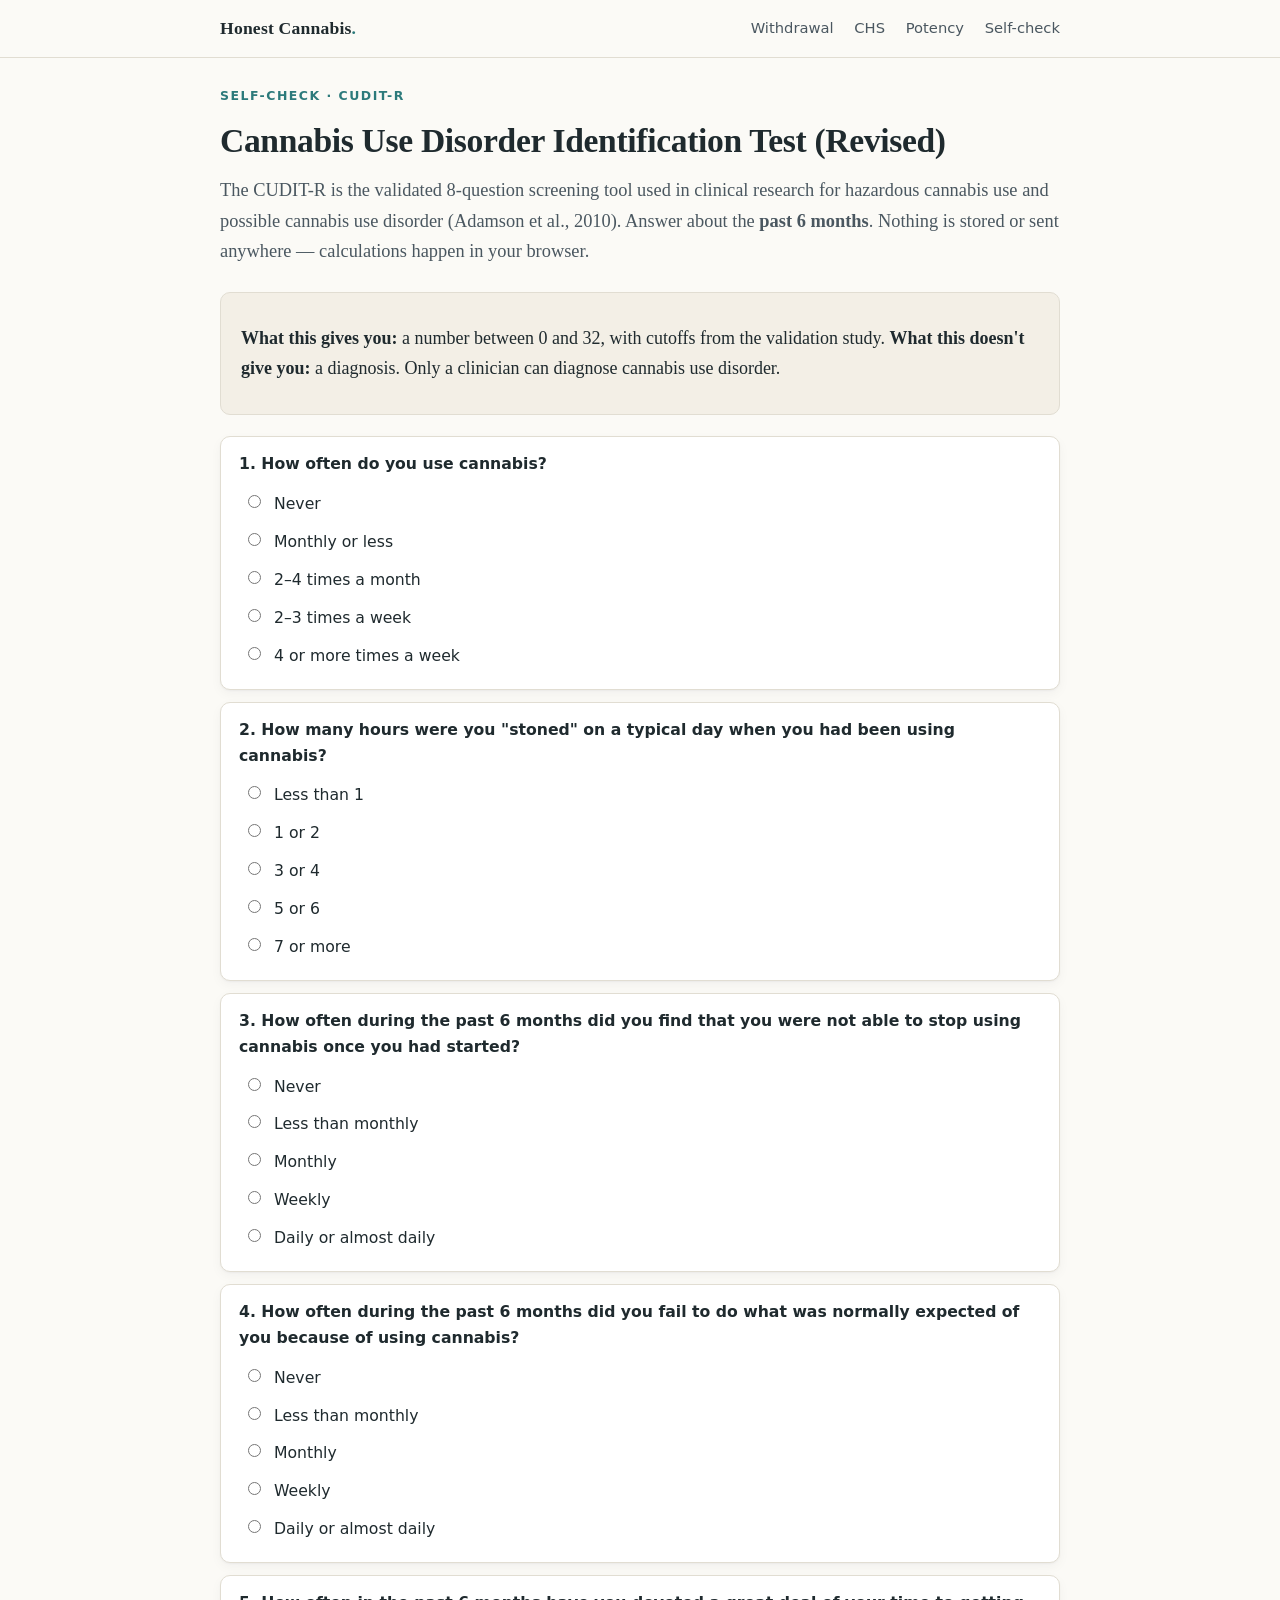
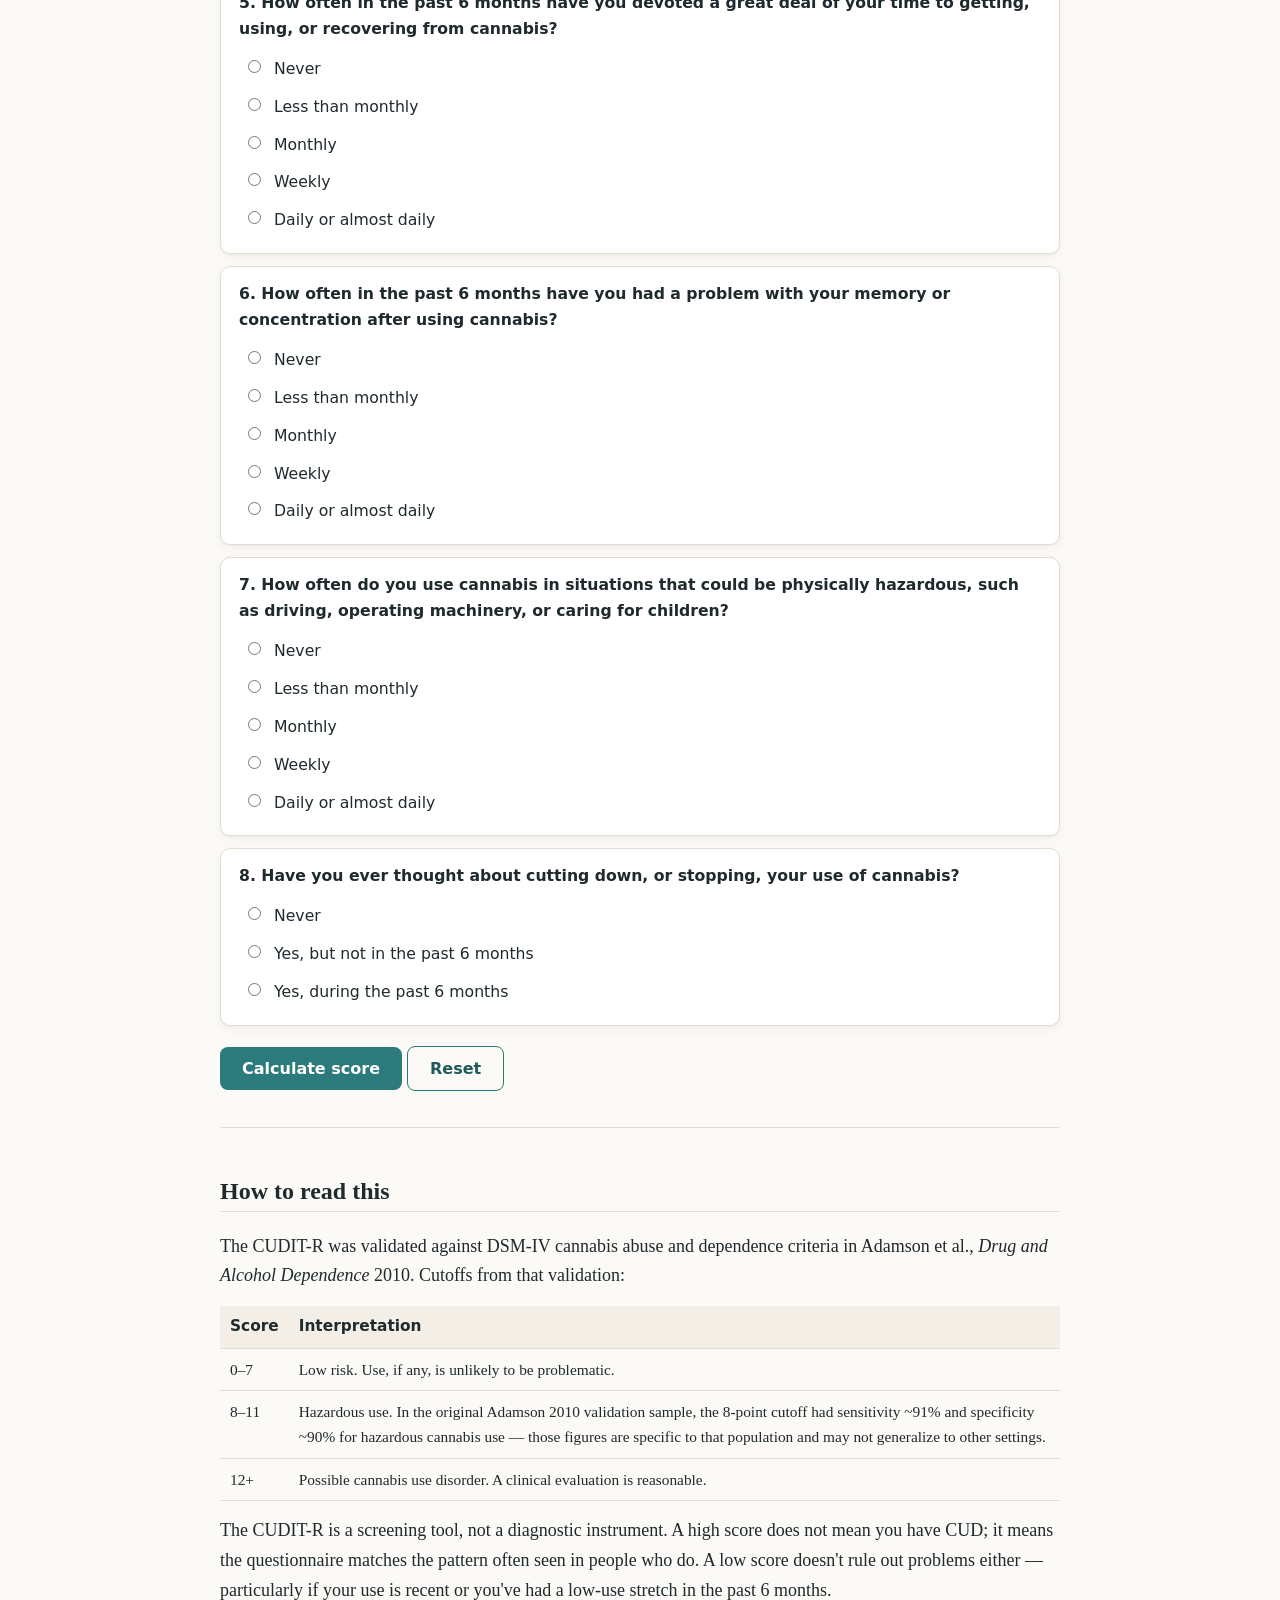
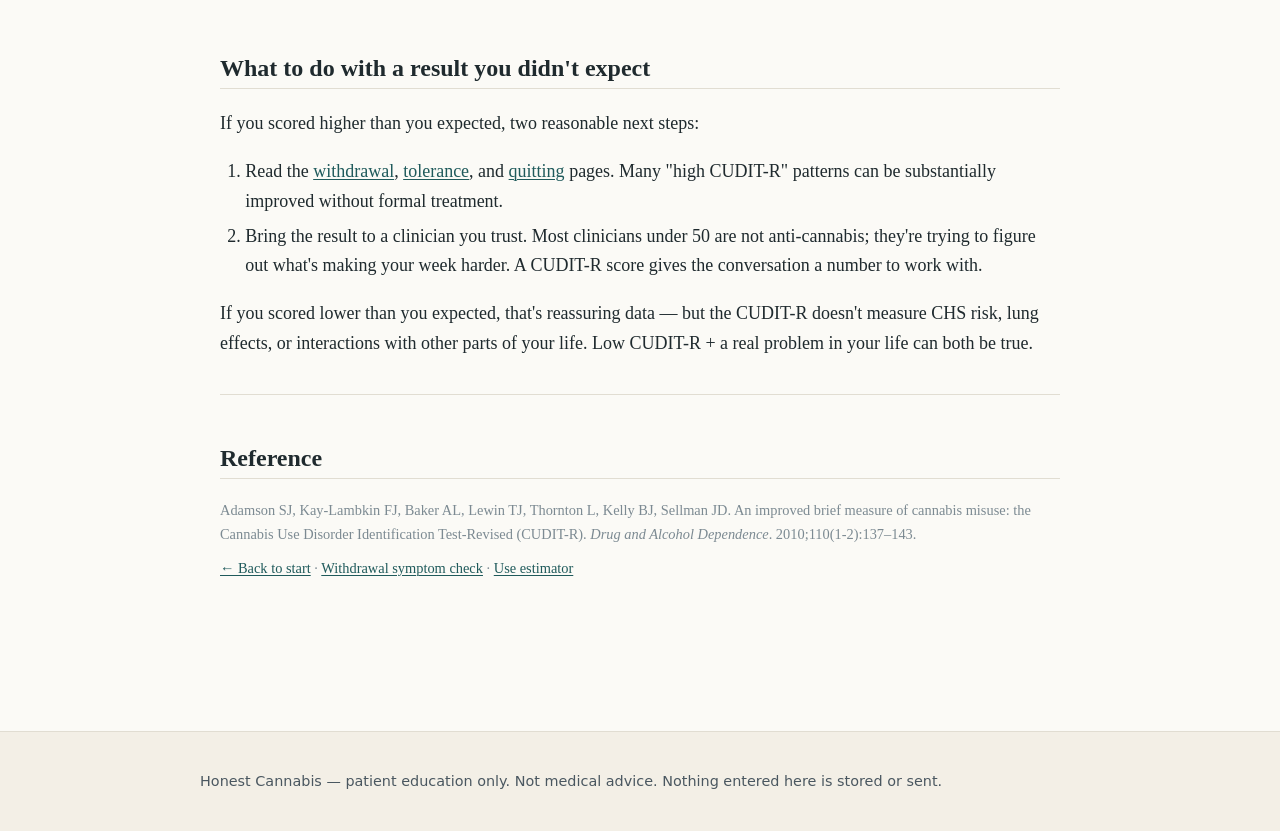
<file: tools/cudit-r.html>
<!doctype html>
<html lang="en">
<head>
<meta charset="utf-8" />
<meta name="viewport" content="width=device-width, initial-scale=1" />
<title>CUDIT-R self-check — Honest Cannabis</title>
<meta name="description" content="The Cannabis Use Disorder Identification Test-Revised (CUDIT-R). 8 questions. Stays in your browser." />
<link rel="stylesheet" href="../assets/style.css" />
</head>
<body>

<header class="site">
  <div class="wrap">
    <a href="../index.html" class="brand">Honest Cannabis<span class="dot">.</span></a>
    <nav>
      <a href="../pages/withdrawal.html">Withdrawal</a>
      <a href="../pages/chs.html">CHS</a>
      <a href="../pages/potency.html">Potency</a>
      <a href="./cudit-r.html">Self-check</a>
    </nav>
  </div>
</header>

<main>

<div class="eyebrow">Self-check · CUDIT-R</div>
<h1>Cannabis Use Disorder Identification Test (Revised)</h1>
<p class="lede">
  The CUDIT-R is the validated 8-question screening tool used in clinical research for
  hazardous cannabis use and possible cannabis use disorder (Adamson et al., 2010).
  Answer about the <strong>past 6 months</strong>. Nothing is stored or sent anywhere
  — calculations happen in your browser.
</p>

<div class="card soft">
  <p><strong>What this gives you:</strong> a number between 0 and 32, with cutoffs from
  the validation study. <strong>What this doesn't give you:</strong> a diagnosis.
  Only a clinician can diagnose cannabis use disorder.</p>
</div>

<form id="cudit-form" class="tool-form">

  <div class="q">
    <div class="qtext">1. How often do you use cannabis?</div>
    <label><input type="radio" name="q1" value="0" /> <span class="opt-text">Never</span></label>
    <label><input type="radio" name="q1" value="1" /> <span class="opt-text">Monthly or less</span></label>
    <label><input type="radio" name="q1" value="2" /> <span class="opt-text">2–4 times a month</span></label>
    <label><input type="radio" name="q1" value="3" /> <span class="opt-text">2–3 times a week</span></label>
    <label><input type="radio" name="q1" value="4" /> <span class="opt-text">4 or more times a week</span></label>
  </div>

  <div class="q">
    <div class="qtext">2. How many hours were you "stoned" on a typical day when you had been using cannabis?</div>
    <label><input type="radio" name="q2" value="0" /> <span class="opt-text">Less than 1</span></label>
    <label><input type="radio" name="q2" value="1" /> <span class="opt-text">1 or 2</span></label>
    <label><input type="radio" name="q2" value="2" /> <span class="opt-text">3 or 4</span></label>
    <label><input type="radio" name="q2" value="3" /> <span class="opt-text">5 or 6</span></label>
    <label><input type="radio" name="q2" value="4" /> <span class="opt-text">7 or more</span></label>
  </div>

  <div class="q">
    <div class="qtext">3. How often during the past 6 months did you find that you were not able to stop using cannabis once you had started?</div>
    <label><input type="radio" name="q3" value="0" /> <span class="opt-text">Never</span></label>
    <label><input type="radio" name="q3" value="1" /> <span class="opt-text">Less than monthly</span></label>
    <label><input type="radio" name="q3" value="2" /> <span class="opt-text">Monthly</span></label>
    <label><input type="radio" name="q3" value="3" /> <span class="opt-text">Weekly</span></label>
    <label><input type="radio" name="q3" value="4" /> <span class="opt-text">Daily or almost daily</span></label>
  </div>

  <div class="q">
    <div class="qtext">4. How often during the past 6 months did you fail to do what was normally expected of you because of using cannabis?</div>
    <label><input type="radio" name="q4" value="0" /> <span class="opt-text">Never</span></label>
    <label><input type="radio" name="q4" value="1" /> <span class="opt-text">Less than monthly</span></label>
    <label><input type="radio" name="q4" value="2" /> <span class="opt-text">Monthly</span></label>
    <label><input type="radio" name="q4" value="3" /> <span class="opt-text">Weekly</span></label>
    <label><input type="radio" name="q4" value="4" /> <span class="opt-text">Daily or almost daily</span></label>
  </div>

  <div class="q">
    <div class="qtext">5. How often in the past 6 months have you devoted a great deal of your time to getting, using, or recovering from cannabis?</div>
    <label><input type="radio" name="q5" value="0" /> <span class="opt-text">Never</span></label>
    <label><input type="radio" name="q5" value="1" /> <span class="opt-text">Less than monthly</span></label>
    <label><input type="radio" name="q5" value="2" /> <span class="opt-text">Monthly</span></label>
    <label><input type="radio" name="q5" value="3" /> <span class="opt-text">Weekly</span></label>
    <label><input type="radio" name="q5" value="4" /> <span class="opt-text">Daily or almost daily</span></label>
  </div>

  <div class="q">
    <div class="qtext">6. How often in the past 6 months have you had a problem with your memory or concentration after using cannabis?</div>
    <label><input type="radio" name="q6" value="0" /> <span class="opt-text">Never</span></label>
    <label><input type="radio" name="q6" value="1" /> <span class="opt-text">Less than monthly</span></label>
    <label><input type="radio" name="q6" value="2" /> <span class="opt-text">Monthly</span></label>
    <label><input type="radio" name="q6" value="3" /> <span class="opt-text">Weekly</span></label>
    <label><input type="radio" name="q6" value="4" /> <span class="opt-text">Daily or almost daily</span></label>
  </div>

  <div class="q">
    <div class="qtext">7. How often do you use cannabis in situations that could be physically hazardous, such as driving, operating machinery, or caring for children?</div>
    <label><input type="radio" name="q7" value="0" /> <span class="opt-text">Never</span></label>
    <label><input type="radio" name="q7" value="1" /> <span class="opt-text">Less than monthly</span></label>
    <label><input type="radio" name="q7" value="2" /> <span class="opt-text">Monthly</span></label>
    <label><input type="radio" name="q7" value="3" /> <span class="opt-text">Weekly</span></label>
    <label><input type="radio" name="q7" value="4" /> <span class="opt-text">Daily or almost daily</span></label>
  </div>

  <div class="q">
    <div class="qtext">8. Have you ever thought about cutting down, or stopping, your use of cannabis?</div>
    <label><input type="radio" name="q8" value="0" /> <span class="opt-text">Never</span></label>
    <label><input type="radio" name="q8" value="2" /> <span class="opt-text">Yes, but not in the past 6 months</span></label>
    <label><input type="radio" name="q8" value="4" /> <span class="opt-text">Yes, during the past 6 months</span></label>
  </div>

  <div style="margin: 20px 0;">
    <button type="button" class="btn" onclick="scoreCUDIT()">Calculate score</button>
    <button type="button" class="btn secondary" onclick="resetCUDIT()">Reset</button>
  </div>

</form>

<div id="result" class="result card"></div>

<hr />

<h2>How to read this</h2>
<p>The CUDIT-R was validated against DSM-IV cannabis abuse and dependence criteria in
Adamson et al., <em>Drug and Alcohol Dependence</em> 2010. Cutoffs from that
validation:</p>

<table>
<thead><tr><th>Score</th><th>Interpretation</th></tr></thead>
<tbody>
<tr><td>0–7</td><td>Low risk. Use, if any, is unlikely to be problematic.</td></tr>
<tr><td>8–11</td><td>Hazardous use. In the original Adamson 2010 validation sample, the 8-point cutoff had sensitivity ~91% and specificity ~90% for hazardous cannabis use — those figures are specific to that population and may not generalize to other settings.</td></tr>
<tr><td>12+</td><td>Possible cannabis use disorder. A clinical evaluation is reasonable.</td></tr>
</tbody>
</table>

<p>The CUDIT-R is a screening tool, not a diagnostic instrument. A high score does not
mean you have CUD; it means the questionnaire matches the pattern often seen in
people who do. A low score doesn't rule out problems either — particularly if your
use is recent or you've had a low-use stretch in the past 6 months.</p>

<h2>What to do with a result you didn't expect</h2>

<p>If you scored higher than you expected, two reasonable next steps:</p>
<ol>
  <li>Read the <a href="../pages/withdrawal.html">withdrawal</a>, <a href="../pages/brain-tolerance.html">tolerance</a>, and <a href="../pages/quitting.html">quitting</a> pages. Many "high CUDIT-R" patterns can be substantially improved without formal treatment.</li>
  <li>Bring the result to a clinician you trust. Most clinicians under 50 are not anti-cannabis; they're trying to figure out what's making your week harder. A CUDIT-R score gives the conversation a number to work with.</li>
</ol>

<p>If you scored lower than you expected, that's reassuring data — but the CUDIT-R doesn't
measure CHS risk, lung effects, or interactions with other parts of your life. Low
CUDIT-R + a real problem in your life can both be true.</p>

<hr />

<h2>Reference</h2>
<p class="muted">Adamson SJ, Kay-Lambkin FJ, Baker AL, Lewin TJ, Thornton L, Kelly BJ, Sellman JD.
An improved brief measure of cannabis misuse: the Cannabis Use Disorder Identification
Test-Revised (CUDIT-R). <em>Drug and Alcohol Dependence</em>. 2010;110(1-2):137–143.</p>

<p class="muted"><a href="../index.html">← Back to start</a> · <a href="./withdrawal-check.html">Withdrawal symptom check</a> · <a href="./use-estimator.html">Use estimator</a></p>

</main>

<footer class="site"><div class="wrap"><p>Honest Cannabis — patient education only. Not medical advice. Nothing entered here is stored or sent.</p></div></footer>

<script>
function scoreCUDIT() {
  let total = 0;
  let unanswered = 0;
  for (let i = 1; i <= 8; i++) {
    const radios = document.getElementsByName('q' + i);
    let answered = false;
    for (const r of radios) {
      if (r.checked) {
        total += parseInt(r.value, 10);
        answered = true;
        break;
      }
    }
    if (!answered) unanswered++;
  }

  const res = document.getElementById('result');
  if (unanswered > 0) {
    res.className = 'result card warn show';
    res.innerHTML = '<h3>Please answer all 8 questions</h3><p>' + unanswered + ' question(s) still unanswered. The CUDIT-R only produces a meaningful score with all 8 items.</p>';
    res.scrollIntoView({ behavior: 'smooth', block: 'start' });
    return;
  }

  let band, color, headline, detail;
  if (total <= 7) {
    band = 'Low risk';
    color = 'ok';
    headline = 'Your pattern is unlikely to be problematic.';
    detail = "A CUDIT-R of " + total + " falls below the threshold for hazardous use. If you have specific concerns — about a particular product, a specific situation, or a change in how you feel — those are worth reading about anyway. Use is rarely all-or-nothing.";
  } else if (total <= 11) {
    band = 'Hazardous use';
    color = 'warn';
    headline = 'Your pattern is consistent with hazardous cannabis use.';
    detail = "A score of " + total + " falls in the range associated with use that's causing or likely to cause problems. This isn't a diagnosis — it's a signal worth paying attention to. Particularly useful pages from here: the <a href=\"../pages/withdrawal.html\">withdrawal</a>, <a href=\"../pages/brain-tolerance.html\">tolerance</a>, and <a href=\"../pages/quitting.html\">quitting</a> pages.";
  } else {
    band = 'Possible cannabis use disorder';
    color = 'danger';
    headline = 'Your pattern is consistent with possible cannabis use disorder.';
    detail = "A score of " + total + " is in the range where the questionnaire matches the pattern of people who meet diagnostic criteria for CUD. That doesn't mean you have it — that's a clinical judgment — but it's a strong enough signal that talking to a clinician you trust is a reasonable next step. The <a href=\"../pages/quitting.html\">quitting page</a> and <a href=\"../pages/resources.html\">resources page</a> are concrete starting points. None of this is moral; all of it is treatable.";
  }

  res.className = 'result card ' + color + ' show';
  res.innerHTML =
    '<div class="score">' + total + '<span style="font-size: 1.2rem; color: var(--muted); font-weight: 400;"> / 32</span></div>' +
    '<h3>' + band + '</h3>' +
    '<p><strong>' + headline + '</strong></p>' +
    '<p>' + detail + '</p>' +
    '<p class="muted" style="font-family: ui-sans-serif, system-ui, sans-serif; font-size: 0.85rem;">CUDIT-R cutoffs: 0–7 low risk · 8–11 hazardous use · 12+ possible CUD (Adamson et al., 2010).</p>';
  res.scrollIntoView({ behavior: 'smooth', block: 'start' });
}

function resetCUDIT() {
  document.getElementById('cudit-form').reset();
  const res = document.getElementById('result');
  res.className = 'result card';
  res.innerHTML = '';
  window.scrollTo({ top: 0, behavior: 'smooth' });
}
</script>

</body>
</html>
</file>
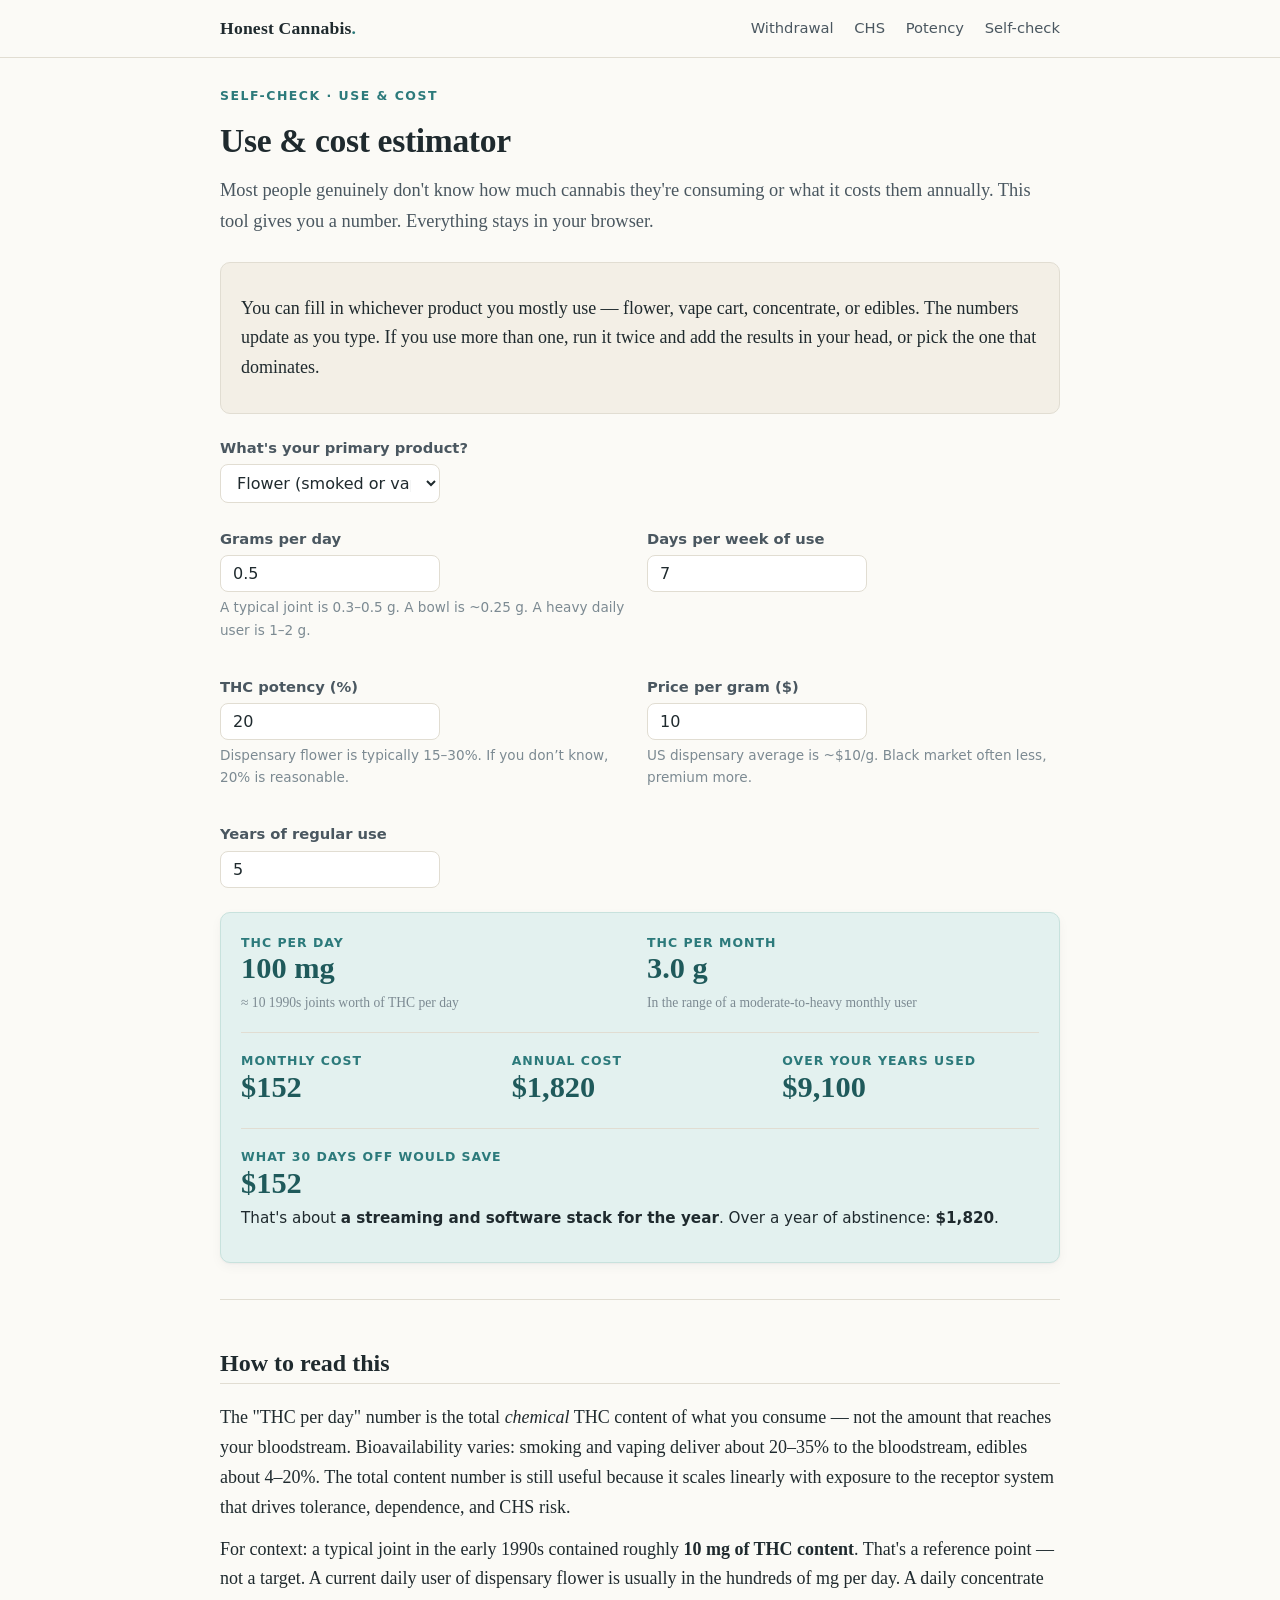
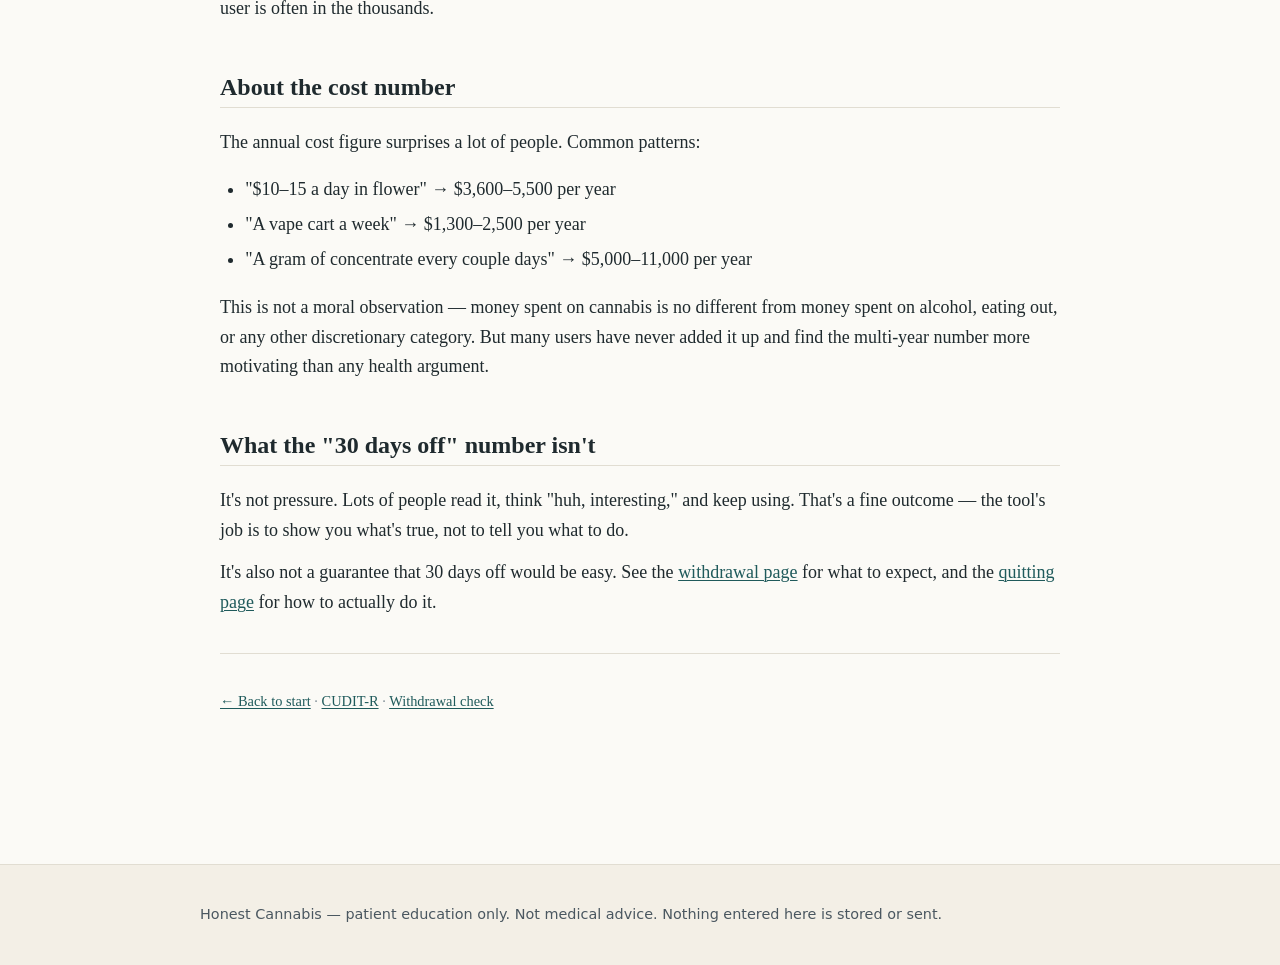
<file: tools/use-estimator.html>
<!doctype html>
<html lang="en">
<head>
<meta charset="utf-8" />
<meta name="viewport" content="width=device-width, initial-scale=1" />
<title>Cannabis use & cost estimator — Honest Cannabis</title>
<meta name="description" content="Estimate your monthly THC intake, money spent, and what a 30-day pause would save." />
<link rel="stylesheet" href="../assets/style.css" />
</head>
<body>

<header class="site">
  <div class="wrap">
    <a href="../index.html" class="brand">Honest Cannabis<span class="dot">.</span></a>
    <nav>
      <a href="../pages/withdrawal.html">Withdrawal</a>
      <a href="../pages/chs.html">CHS</a>
      <a href="../pages/potency.html">Potency</a>
      <a href="./cudit-r.html">Self-check</a>
    </nav>
  </div>
</header>

<main>

<div class="eyebrow">Self-check · Use & cost</div>
<h1>Use & cost estimator</h1>
<p class="lede">
  Most people genuinely don't know how much cannabis they're consuming or what it costs
  them annually. This tool gives you a number. Everything stays in your browser.
</p>

<div class="card soft">
  <p>You can fill in whichever product you mostly use — flower, vape cart, concentrate, or
  edibles. The numbers update as you type. If you use more than one, run it twice and add
  the results in your head, or pick the one that dominates.</p>
</div>

<form id="use-form" class="tool-form">

  <div class="field">
    <label for="product">What's your primary product?</label>
    <select id="product" onchange="updateProductUI(); calculate();">
      <option value="flower">Flower (smoked or vaped)</option>
      <option value="vape">Vape cart / distillate</option>
      <option value="concentrate">Concentrate (dabs, wax, shatter, rosin)</option>
      <option value="edible">Edibles</option>
    </select>
  </div>

  <div class="row">
    <div class="field">
      <label for="amount" id="amountLabel">Grams per day</label>
      <input type="number" id="amount" min="0" step="0.1" value="0.5" oninput="calculate()" />
      <p class="muted" id="amountHint" style="margin-top: 4px; font-size: 0.85rem;">A typical joint is 0.3–0.5 g. A bowl is ~0.25 g. A heavy daily user is 1–2 g.</p>
    </div>

    <div class="field">
      <label for="daysPerWeek">Days per week of use</label>
      <input type="number" id="daysPerWeek" min="0" max="7" step="1" value="7" oninput="calculate()" />
    </div>
  </div>

  <div class="row">
    <div class="field">
      <label for="potency" id="potencyLabel">THC potency (%)</label>
      <input type="number" id="potency" min="0" max="100" step="1" value="20" oninput="calculate()" />
      <p class="muted" id="potencyHint" style="margin-top: 4px; font-size: 0.85rem;">Dispensary flower is typically 15–30%. If you don't know, 20% is a good estimate.</p>
    </div>

    <div class="field">
      <label for="price" id="priceLabel">Price per gram ($)</label>
      <input type="number" id="price" min="0" step="0.5" value="10" oninput="calculate()" />
      <p class="muted" id="priceHint" style="margin-top: 4px; font-size: 0.85rem;">US dispensary average for flower is ~$10/g. Concentrates run $30–60/g; vape carts ~$25–50 each.</p>
    </div>
  </div>

  <div class="field">
    <label for="years">Years of regular use</label>
    <input type="number" id="years" min="0" step="0.5" value="5" oninput="calculate()" />
  </div>

</form>

<div id="output" class="result card show" style="background: var(--accent-soft); border-color: #c8e2dd;">
  <div class="row">
    <div>
      <div class="muted" style="font-family: ui-sans-serif, system-ui, sans-serif; font-size: 0.78rem; text-transform: uppercase; letter-spacing: 0.08em; font-weight: 600; color: var(--accent);">THC per day</div>
      <div class="score" id="mgDay" style="font-size: 1.9rem;">—</div>
      <div class="muted" style="font-size: 0.85rem;" id="mgDayContext"></div>
    </div>
    <div>
      <div class="muted" style="font-family: ui-sans-serif, system-ui, sans-serif; font-size: 0.78rem; text-transform: uppercase; letter-spacing: 0.08em; font-weight: 600; color: var(--accent);">THC per month</div>
      <div class="score" id="mgMonth" style="font-size: 1.9rem;">—</div>
      <div class="muted" style="font-size: 0.85rem;" id="mgMonthContext"></div>
    </div>
  </div>

  <hr style="margin: 18px 0;" />

  <div class="row">
    <div>
      <div class="muted" style="font-family: ui-sans-serif, system-ui, sans-serif; font-size: 0.78rem; text-transform: uppercase; letter-spacing: 0.08em; font-weight: 600; color: var(--accent);">Monthly cost</div>
      <div class="score" id="dMonth" style="font-size: 1.9rem;">—</div>
    </div>
    <div>
      <div class="muted" style="font-family: ui-sans-serif, system-ui, sans-serif; font-size: 0.78rem; text-transform: uppercase; letter-spacing: 0.08em; font-weight: 600; color: var(--accent);">Annual cost</div>
      <div class="score" id="dYear" style="font-size: 1.9rem;">—</div>
    </div>
    <div>
      <div class="muted" style="font-family: ui-sans-serif, system-ui, sans-serif; font-size: 0.78rem; text-transform: uppercase; letter-spacing: 0.08em; font-weight: 600; color: var(--accent);">Over your years used</div>
      <div class="score" id="dLife" style="font-size: 1.9rem;">—</div>
    </div>
  </div>

  <hr style="margin: 18px 0;" />

  <div>
    <div class="muted" style="font-family: ui-sans-serif, system-ui, sans-serif; font-size: 0.78rem; text-transform: uppercase; letter-spacing: 0.08em; font-weight: 600; color: var(--accent);">What 30 days off would save</div>
    <div class="score" id="d30" style="font-size: 1.9rem;">—</div>
    <p id="d30Context" style="font-family: ui-sans-serif, system-ui, sans-serif; font-size: 0.95rem; color: var(--ink); margin-top: 0;"></p>
  </div>
</div>

<hr />

<h2>How to read this</h2>

<p>The "THC per day" number is the total <em>chemical</em> THC content of what you consume
— not the amount that reaches your bloodstream. Bioavailability varies: smoking and
vaping deliver about 20–35% to the bloodstream, edibles about 4–20%. The total content
number is still useful because it scales linearly with exposure to the receptor system
that drives tolerance, dependence, and CHS risk.</p>

<p>For context: a typical joint in the early 1990s contained roughly <strong>10 mg of
THC content</strong>. That's a reference point — not a target. A current daily user
of dispensary flower is usually in the hundreds of mg per day. A daily concentrate
user is often in the thousands.</p>

<h2>About the cost number</h2>

<p>The annual cost figure surprises a lot of people. Common patterns:</p>
<ul>
  <li>"$10–15 a day in flower" → $3,600–5,500 per year</li>
  <li>"A vape cart a week" → $1,300–2,500 per year</li>
  <li>"A gram of concentrate every couple days" → $5,000–11,000 per year</li>
</ul>

<p>This is not a moral observation — money spent on cannabis is no different from money
spent on alcohol, eating out, or any other discretionary category. But many users have
never added it up and find the multi-year number more motivating than any health
argument.</p>

<h2>What the "30 days off" number isn't</h2>

<p>It's not pressure. Lots of people read it, think "huh, interesting," and keep using.
That's a fine outcome — the tool's job is to show you what's true, not to tell you what
to do.</p>

<p>It's also not a guarantee that 30 days off would be easy. See the
<a href="../pages/withdrawal.html">withdrawal page</a> for what to expect, and the
<a href="../pages/quitting.html">quitting page</a> for how to actually do it.</p>

<hr />

<p class="muted"><a href="../index.html">← Back to start</a> · <a href="./cudit-r.html">CUDIT-R</a> · <a href="./withdrawal-check.html">Withdrawal check</a></p>

</main>

<footer class="site"><div class="wrap"><p>Honest Cannabis — patient education only. Not medical advice. Nothing entered here is stored or sent.</p></div></footer>

<script>
function updateProductUI() {
  const product = document.getElementById('product').value;
  const amount = document.getElementById('amount');
  const amountLabel = document.getElementById('amountLabel');
  const amountHint = document.getElementById('amountHint');
  const potency = document.getElementById('potency');
  const potencyLabel = document.getElementById('potencyLabel');
  const potencyHint = document.getElementById('potencyHint');
  const price = document.getElementById('price');
  const priceLabel = document.getElementById('priceLabel');
  const priceHint = document.getElementById('priceHint');

  if (product === 'flower') {
    amountLabel.textContent = 'Grams per day';
    amountHint.textContent = 'A typical joint is 0.3–0.5 g. A bowl is ~0.25 g. A heavy daily user is 1–2 g.';
    amount.value = amount.dataset.flower || 0.5;
    potencyLabel.textContent = 'THC potency (%)';
    potencyHint.textContent = 'Dispensary flower is typically 15–30%. If you don’t know, 20% is reasonable.';
    potency.value = potency.dataset.flower || 20;
    priceLabel.textContent = 'Price per gram ($)';
    priceHint.textContent = 'US dispensary average is ~$10/g. Black market often less, premium more.';
    price.value = price.dataset.flower || 10;
  } else if (product === 'vape') {
    amountLabel.textContent = 'Carts per week (0.5g or 1g)';
    amountHint.textContent = 'A 1g cart at 80% THC contains 800 mg. Many users go through 1–3 per week.';
    amount.value = amount.dataset.vape || 1;
    potencyLabel.textContent = 'Cart THC potency (%)';
    potencyHint.textContent = 'Distillate vape carts are typically 70–95%.';
    potency.value = potency.dataset.vape || 85;
    priceLabel.textContent = 'Price per cart ($)';
    priceHint.textContent = 'Dispensary vape carts run $25–60 each.';
    price.value = price.dataset.vape || 40;
  } else if (product === 'concentrate') {
    amountLabel.textContent = 'Grams per week';
    amountHint.textContent = 'Heavy dab users often consume 1–7 g per week. A single dab is ~0.1 g.';
    amount.value = amount.dataset.concentrate || 1;
    potencyLabel.textContent = 'Concentrate THC potency (%)';
    potencyHint.textContent = 'Concentrates are typically 60–90%. Live resin and rosin on the higher end.';
    potency.value = potency.dataset.concentrate || 75;
    priceLabel.textContent = 'Price per gram ($)';
    priceHint.textContent = 'Dispensary concentrates run $30–80/g depending on type.';
    price.value = price.dataset.concentrate || 45;
  } else if (product === 'edible') {
    amountLabel.textContent = 'mg of THC per day';
    amountHint.textContent = 'A typical dispensary gummy is 5–10 mg. Heavy edible users consume 50–200+ mg/day.';
    amount.value = amount.dataset.edible || 25;
    potencyLabel.textContent = 'Not applicable (already in mg)';
    potencyHint.textContent = 'Edible THC is already labeled in mg, so we use that directly.';
    potency.value = 100;
    priceLabel.textContent = 'Cost per 10 mg ($)';
    priceHint.textContent = 'Dispensary edibles run roughly $1–3 per 10 mg of THC.';
    price.value = price.dataset.edible || 2;
  }
}

function calculate() {
  const product = document.getElementById('product').value;
  const amount = parseFloat(document.getElementById('amount').value) || 0;
  const days = Math.max(0, Math.min(7, parseFloat(document.getElementById('daysPerWeek').value) || 0));
  const potency = parseFloat(document.getElementById('potency').value) || 0;
  const price = parseFloat(document.getElementById('price').value) || 0;
  const years = parseFloat(document.getElementById('years').value) || 0;

  // Save per-product values
  const a = document.getElementById('amount');
  const p = document.getElementById('potency');
  const pr = document.getElementById('price');
  a.dataset[product] = amount;
  p.dataset[product] = potency;
  pr.dataset[product] = price;

  let mgPerUseDay = 0;
  let dollarsPerUseDay = 0;
  let mgPerWeek = 0;
  let dollarsPerWeek = 0;

  if (product === 'flower' || product === 'concentrate') {
    // amount is grams. If concentrate, the field is "per week"; flower is "per day"
    if (product === 'flower') {
      mgPerUseDay = amount * 1000 * (potency / 100); // grams * 1000 mg/g * fraction
      dollarsPerUseDay = amount * price;
      mgPerWeek = mgPerUseDay * days;
      dollarsPerWeek = dollarsPerUseDay * days;
    } else {
      // concentrate: amount is g/week
      const gramsPerDayOfUse = days > 0 ? amount / days : 0;
      mgPerUseDay = gramsPerDayOfUse * 1000 * (potency / 100);
      dollarsPerUseDay = gramsPerDayOfUse * price;
      mgPerWeek = amount * 1000 * (potency / 100);
      dollarsPerWeek = amount * price;
    }
  } else if (product === 'vape') {
    // amount is carts/week. Assume 1g cart per the input convention.
    const mgPerCart = 1000 * (potency / 100);
    mgPerWeek = amount * mgPerCart;
    dollarsPerWeek = amount * price;
    mgPerUseDay = days > 0 ? mgPerWeek / days : 0;
    dollarsPerUseDay = days > 0 ? dollarsPerWeek / days : 0;
  } else if (product === 'edible') {
    // amount is mg per use day; price is per 10mg
    mgPerUseDay = amount;
    dollarsPerUseDay = (amount / 10) * price;
    mgPerWeek = mgPerUseDay * days;
    dollarsPerWeek = dollarsPerUseDay * days;
  }

  const mgPerMonth = mgPerWeek * (52 / 12);
  const dollarsPerMonth = dollarsPerWeek * (52 / 12);
  const dollarsPerYear = dollarsPerWeek * 52;
  const dollarsLifetime = dollarsPerYear * years;
  const dollars30Day = dollarsPerMonth;

  const mgPerAvgDay = mgPerWeek / 7;

  document.getElementById('mgDay').textContent = formatMg(mgPerAvgDay);
  document.getElementById('mgDayContext').textContent = contextMgDay(mgPerAvgDay);
  document.getElementById('mgMonth').textContent = formatMg(mgPerMonth);
  document.getElementById('mgMonthContext').textContent = contextMgMonth(mgPerMonth);
  document.getElementById('dMonth').textContent = '$' + formatMoney(dollarsPerMonth);
  document.getElementById('dYear').textContent = '$' + formatMoney(dollarsPerYear);
  document.getElementById('dLife').textContent = '$' + formatMoney(dollarsLifetime);
  document.getElementById('d30').textContent = '$' + formatMoney(dollars30Day);
  document.getElementById('d30Context').innerHTML = contextDollars(dollars30Day, dollarsPerYear);
}

function formatMg(mg) {
  if (mg < 1) return mg.toFixed(2) + ' mg';
  if (mg < 100) return mg.toFixed(0) + ' mg';
  if (mg < 1000) return Math.round(mg / 10) * 10 + ' mg';
  if (mg < 10000) return (mg / 1000).toFixed(1) + ' g';
  return Math.round(mg / 1000) + ' g';
}

function formatMoney(n) {
  if (!isFinite(n)) return '0';
  if (n < 100) return n.toFixed(0);
  if (n < 10000) return Math.round(n).toLocaleString();
  return Math.round(n).toLocaleString();
}

function contextMgDay(mg) {
  if (mg === 0) return '';
  const jointsEquivalent = mg / 10; // ~10mg per 1990s joint
  if (jointsEquivalent < 0.5) return 'Equivalent to less than half a 1990s joint per day';
  if (jointsEquivalent < 5) return '≈ ' + jointsEquivalent.toFixed(1) + ' 1990s joints worth of THC per day';
  return '≈ ' + Math.round(jointsEquivalent) + ' 1990s joints worth of THC per day';
}

function contextMgMonth(mg) {
  if (mg === 0) return '';
  if (mg < 100) return '';
  if (mg < 1000) return 'Roughly a low daily-user month';
  if (mg < 10000) return 'In the range of a moderate-to-heavy monthly user';
  if (mg < 50000) return 'In the range of a heavy daily user';
  return 'In the range of very heavy concentrate use';
}

function contextDollars(month, year) {
  if (month === 0) return '';
  let item = '';
  if (month >= 1500) item = 'a month of rent in many US cities';
  else if (month >= 800) item = 'a car payment';
  else if (month >= 400) item = 'a decent flight to somewhere new';
  else if (month >= 200) item = 'a nice dinner out for two, weekly';
  else if (month >= 80) item = 'a streaming and software stack for the year';
  else if (month > 0) item = 'a few coffees a week';

  let line = item ? 'That\'s about <strong>' + item + '</strong>. ' : '';
  if (year > 0) line += 'Over a year of abstinence: <strong>$' + formatMoney(year) + '</strong>.';
  return line;
}

updateProductUI();
calculate();
</script>

</body>
</html>
</file>
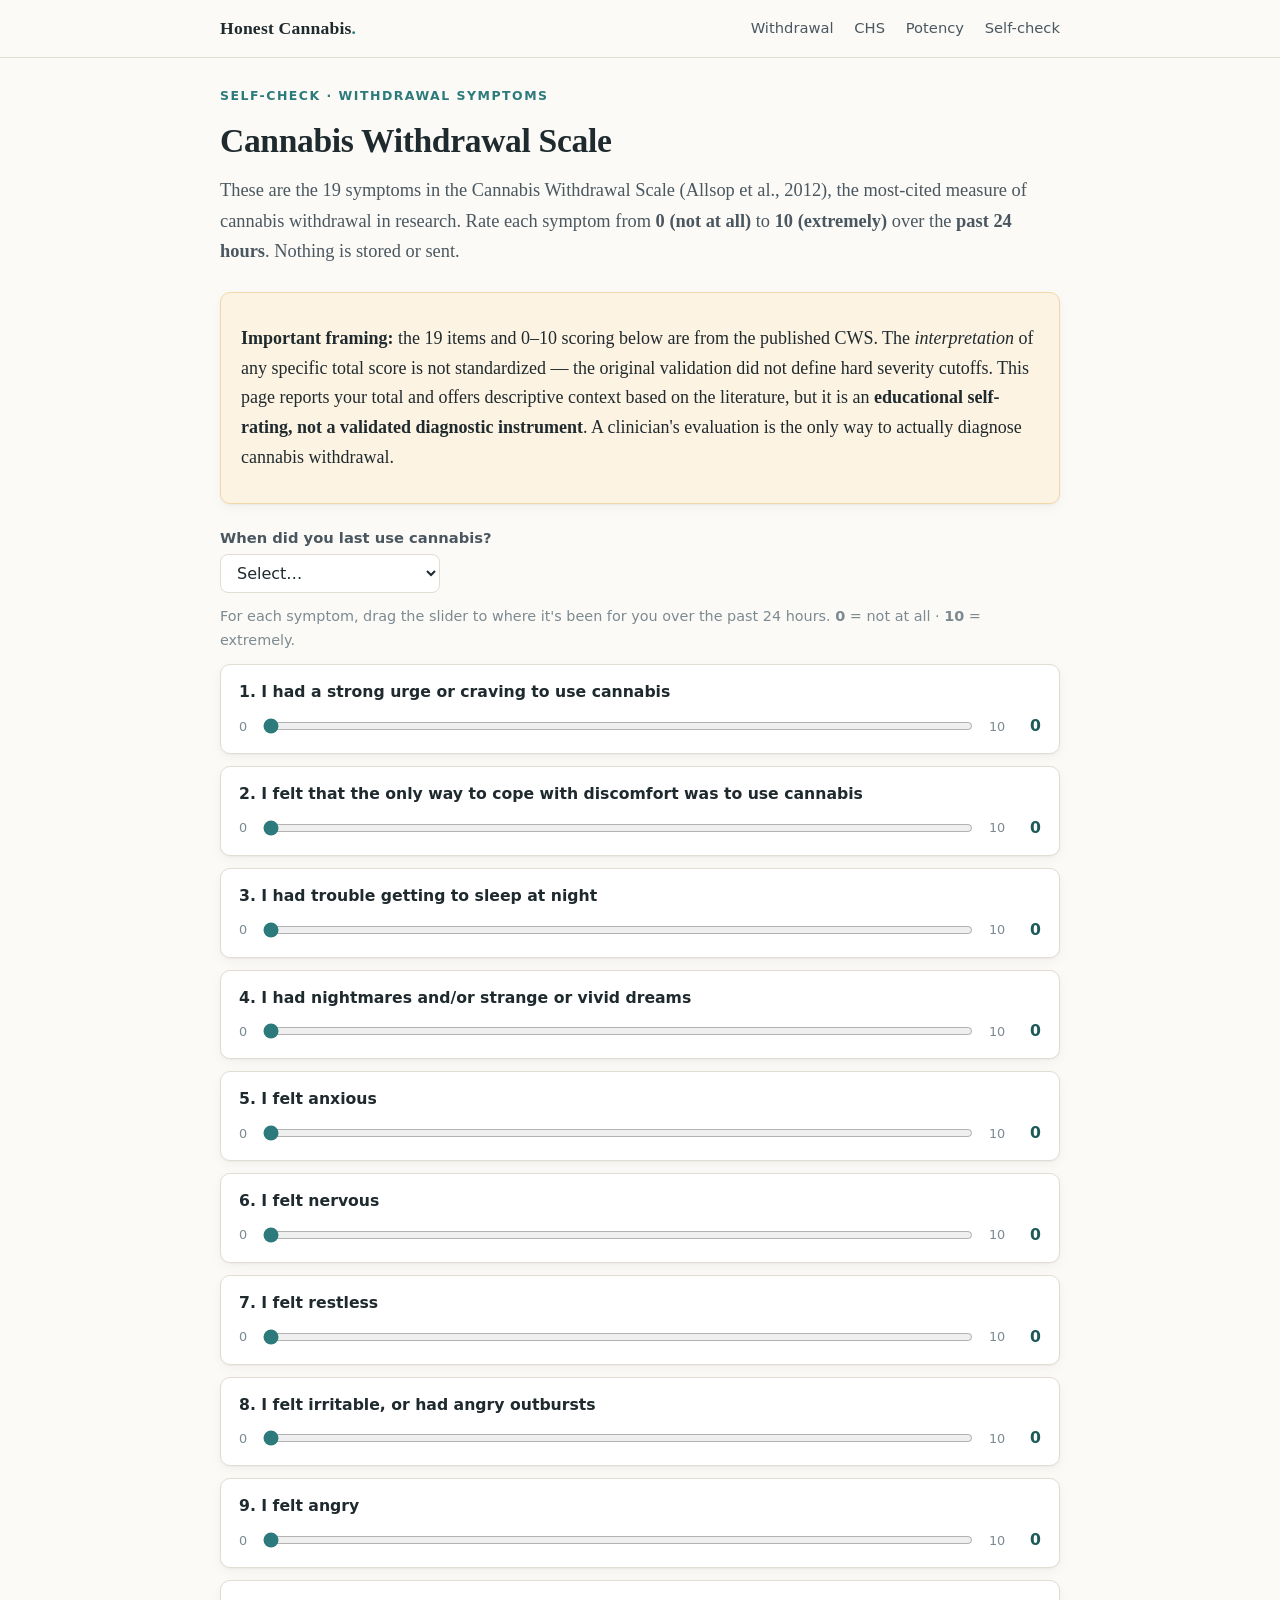
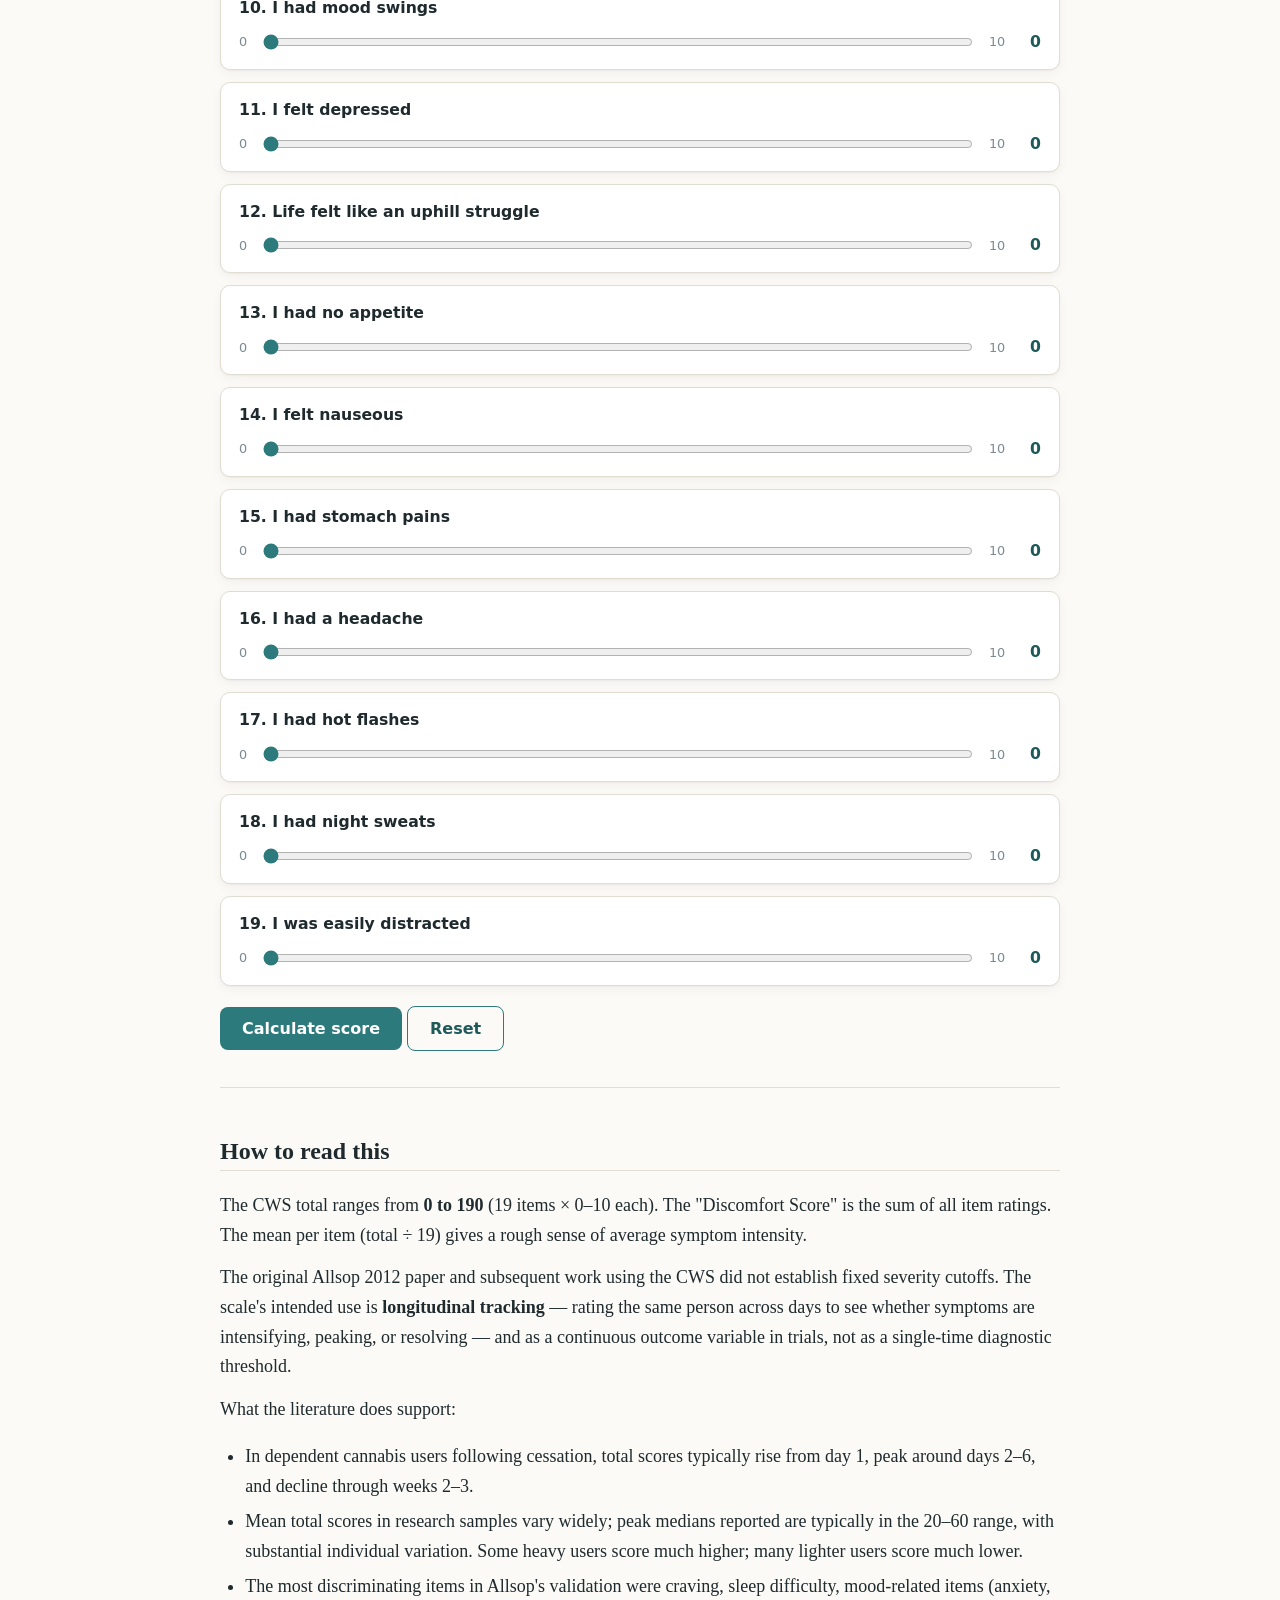
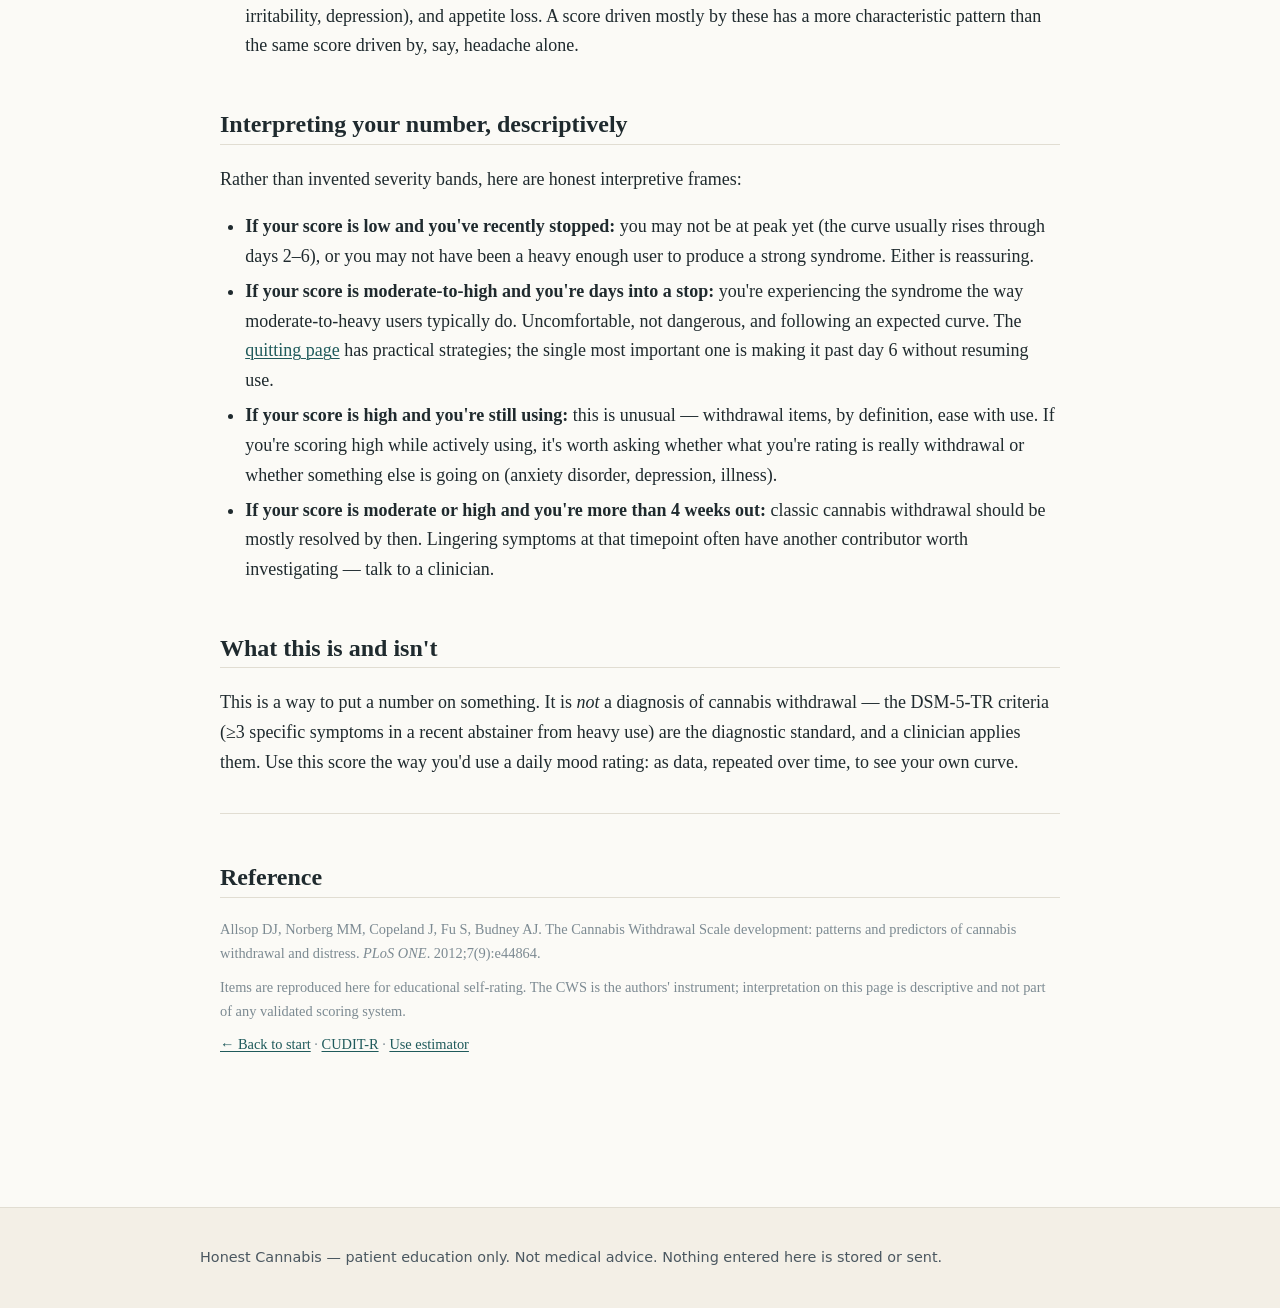
<file: tools/withdrawal-check.html>
<!doctype html>
<html lang="en">
<head>
<meta charset="utf-8" />
<meta name="viewport" content="width=device-width, initial-scale=1" />
<title>Cannabis withdrawal symptom check — Honest Cannabis</title>
<meta name="description" content="Cannabis Withdrawal Scale: 19 items, 0–10. An educational self-rating, not a diagnostic instrument." />
<link rel="stylesheet" href="../assets/style.css" />
</head>
<body>

<header class="site">
  <div class="wrap">
    <a href="../index.html" class="brand">Honest Cannabis<span class="dot">.</span></a>
    <nav>
      <a href="../pages/withdrawal.html">Withdrawal</a>
      <a href="../pages/chs.html">CHS</a>
      <a href="../pages/potency.html">Potency</a>
      <a href="./cudit-r.html">Self-check</a>
    </nav>
  </div>
</header>

<main>

<div class="eyebrow">Self-check · Withdrawal symptoms</div>
<h1>Cannabis Withdrawal Scale</h1>
<p class="lede">
  These are the 19 symptoms in the Cannabis Withdrawal Scale (Allsop et al., 2012), the
  most-cited measure of cannabis withdrawal in research. Rate each symptom from
  <strong>0 (not at all)</strong> to <strong>10 (extremely)</strong> over the
  <strong>past 24 hours</strong>. Nothing is stored or sent.
</p>

<div class="card warn">
  <p><strong>Important framing:</strong> the 19 items and 0–10 scoring below are from
  the published CWS. The <em>interpretation</em> of any specific total score is not
  standardized — the original validation did not define hard severity cutoffs.
  This page reports your total and offers descriptive context based on the
  literature, but it is an <strong>educational self-rating, not a validated
  diagnostic instrument</strong>. A clinician's evaluation is the only way to
  actually diagnose cannabis withdrawal.</p>
</div>

<form id="cws-form" class="tool-form">

  <div class="field">
    <label for="lastUse">When did you last use cannabis?</label>
    <select id="lastUse">
      <option value="-1">Select…</option>
      <option value="0">Still using daily</option>
      <option value="1">Within the past 24 hours</option>
      <option value="2">1–3 days ago</option>
      <option value="3">4–7 days ago</option>
      <option value="4">1–2 weeks ago</option>
      <option value="5">2–4 weeks ago</option>
      <option value="6">More than a month ago</option>
      <option value="7">I don't use cannabis / haven't in years</option>
    </select>
  </div>

  <p class="muted">For each symptom, drag the slider to where it's been for you over the
  past 24 hours. <strong>0</strong> = not at all · <strong>10</strong> = extremely.</p>

  <div id="symptoms"></div>

  <div style="margin: 20px 0;">
    <button type="button" class="btn" onclick="scoreCWS()">Calculate score</button>
    <button type="button" class="btn secondary" onclick="resetCWS()">Reset</button>
  </div>
</form>

<div id="result" class="result card"></div>

<hr />

<h2>How to read this</h2>

<p>The CWS total ranges from <strong>0 to 190</strong> (19 items × 0–10 each). The
"Discomfort Score" is the sum of all item ratings. The mean per item (total ÷ 19)
gives a rough sense of average symptom intensity.</p>

<p>The original Allsop 2012 paper and subsequent work using the CWS did not establish
fixed severity cutoffs. The scale's intended use is <strong>longitudinal tracking</strong>
— rating the same person across days to see whether symptoms are intensifying, peaking,
or resolving — and as a continuous outcome variable in trials, not as a single-time
diagnostic threshold.</p>

<p>What the literature does support:</p>
<ul>
  <li>In dependent cannabis users following cessation, total scores typically rise from day 1, peak around days 2–6, and decline through weeks 2–3.</li>
  <li>Mean total scores in research samples vary widely; peak medians reported are typically in the 20–60 range, with substantial individual variation. Some heavy users score much higher; many lighter users score much lower.</li>
  <li>The most discriminating items in Allsop's validation were craving, sleep difficulty, mood-related items (anxiety, irritability, depression), and appetite loss. A score driven mostly by these has a more characteristic pattern than the same score driven by, say, headache alone.</li>
</ul>

<h2>Interpreting your number, descriptively</h2>

<p>Rather than invented severity bands, here are honest interpretive frames:</p>

<ul>
  <li><strong>If your score is low and you've recently stopped:</strong> you may not be at peak yet (the curve usually rises through days 2–6), or you may not have been a heavy enough user to produce a strong syndrome. Either is reassuring.</li>
  <li><strong>If your score is moderate-to-high and you're days into a stop:</strong> you're experiencing the syndrome the way moderate-to-heavy users typically do. Uncomfortable, not dangerous, and following an expected curve. The <a href="../pages/quitting.html">quitting page</a> has practical strategies; the single most important one is making it past day 6 without resuming use.</li>
  <li><strong>If your score is high and you're still using:</strong> this is unusual — withdrawal items, by definition, ease with use. If you're scoring high while actively using, it's worth asking whether what you're rating is really withdrawal or whether something else is going on (anxiety disorder, depression, illness).</li>
  <li><strong>If your score is moderate or high and you're more than 4 weeks out:</strong> classic cannabis withdrawal should be mostly resolved by then. Lingering symptoms at that timepoint often have another contributor worth investigating — talk to a clinician.</li>
</ul>

<h2>What this is and isn't</h2>

<p>This is a way to put a number on something. It is <em>not</em> a diagnosis of cannabis
withdrawal — the DSM-5-TR criteria (≥3 specific symptoms in a recent abstainer from
heavy use) are the diagnostic standard, and a clinician applies them. Use this score
the way you'd use a daily mood rating: as data, repeated over time, to see your own
curve.</p>

<hr />

<h2>Reference</h2>
<p class="muted">Allsop DJ, Norberg MM, Copeland J, Fu S, Budney AJ. The Cannabis Withdrawal Scale
development: patterns and predictors of cannabis withdrawal and distress.
<em>PLoS ONE</em>. 2012;7(9):e44864.</p>
<p class="muted">Items are reproduced here for educational self-rating. The CWS is the
authors' instrument; interpretation on this page is descriptive and not part of any
validated scoring system.</p>

<p class="muted"><a href="../index.html">← Back to start</a> · <a href="./cudit-r.html">CUDIT-R</a> · <a href="./use-estimator.html">Use estimator</a></p>

</main>

<footer class="site"><div class="wrap"><p>Honest Cannabis — patient education only. Not medical advice. Nothing entered here is stored or sent.</p></div></footer>

<script>
const cwsItems = [
  "I had a strong urge or craving to use cannabis",
  "I felt that the only way to cope with discomfort was to use cannabis",
  "I had trouble getting to sleep at night",
  "I had nightmares and/or strange or vivid dreams",
  "I felt anxious",
  "I felt nervous",
  "I felt restless",
  "I felt irritable, or had angry outbursts",
  "I felt angry",
  "I had mood swings",
  "I felt depressed",
  "Life felt like an uphill struggle",
  "I had no appetite",
  "I felt nauseous",
  "I had stomach pains",
  "I had a headache",
  "I had hot flashes",
  "I had night sweats",
  "I was easily distracted"
];

const container = document.getElementById('symptoms');
cwsItems.forEach((item, i) => {
  const id = 'cws' + (i+1);
  const wrap = document.createElement('div');
  wrap.className = 'q';
  wrap.innerHTML =
    '<div class="qtext">' + (i+1) + '. ' + item + '</div>' +
    '<div style="display:flex; align-items:center; gap:14px;">' +
      '<span class="muted" style="font-size:0.8rem;">0</span>' +
      '<input type="range" min="0" max="10" step="1" value="0" id="' + id + '" ' +
        'oninput="document.getElementById(\'val-' + id + '\').textContent = this.value" ' +
        'style="flex:1; accent-color: var(--accent);" />' +
      '<span class="muted" style="font-size:0.8rem;">10</span>' +
      '<span id="val-' + id + '" style="min-width: 2ch; font-weight:600; color: var(--accent-deep); font-variant-numeric: tabular-nums; text-align: right;">0</span>' +
    '</div>';
  container.appendChild(wrap);
});

function scoreCWS() {
  let total = 0;
  let topItems = [];
  cwsItems.forEach((item, i) => {
    const v = parseInt(document.getElementById('cws' + (i+1)).value, 10) || 0;
    total += v;
    topItems.push({ name: item, value: v });
  });

  topItems.sort((a, b) => b.value - a.value);
  const top3 = topItems.slice(0, 3).filter(x => x.value > 0);

  const lastUse = parseInt(document.getElementById('lastUse').value, 10);
  const meanPerItem = (total / 19).toFixed(1);
  const res = document.getElementById('result');

  // Descriptive framing (not severity bands)
  let pattern, color;
  if (total === 0) {
    pattern = "No symptoms rated. If you actually have no symptoms, that's a clean result. If you haven't filled the items in yet, slide them.";
    color = 'ok';
  } else if (total < 20) {
    pattern = "A low overall total. Either you're at the beginning or end of a withdrawal curve, you weren't a heavy enough user to produce a strong syndrome, or what you're feeling isn't predominantly withdrawal.";
    color = 'ok';
  } else if (total < 60) {
    pattern = "A moderate total. This is consistent with the kind of score moderate users often report during the first 1–2 weeks of abstinence. Track it across days — direction (rising/peaking/falling) is more informative than any single number.";
    color = 'accent';
  } else if (total < 110) {
    pattern = "A high total. This is the range often seen in heavier users at the peak of the curve (typically days 2–6). It's uncomfortable but follows an expected pattern — symptoms should ease through weeks 2–3.";
    color = 'warn';
  } else {
    pattern = "A very high total. Severe withdrawal is uncomfortable but not medically dangerous in the way alcohol or benzodiazepine withdrawal can be. If it's scary, if you're having thoughts of self-harm, or if symptoms include features that don't fit (persistent vomiting beyond a few days, fever, anything that feels like a different illness), contact a clinician. Otherwise this is the textbook severe presentation of heavy-use withdrawal.";
    color = 'danger';
  }

  let timing = '';
  if (lastUse === 0) {
    timing = "<p><strong>Note:</strong> you said you're still using daily, so what you're rating is not really withdrawal — it's your current state on cannabis. A high score here suggests current use may be contributing to mood, sleep, or anxiety symptoms.</p>";
  } else if (lastUse === 1) {
    timing = "<p><strong>Timing:</strong> within 24 hours of last use. You may not be at peak yet — day 2–6 is when scores typically intensify. A repeat tomorrow and the day after will be more informative than today's number alone.</p>";
  } else if (lastUse === 2 || lastUse === 3) {
    timing = "<p><strong>Timing:</strong> 1–7 days since last use — the peak window. Your score reflects the worst of the curve. Things ease from here.</p>";
  } else if (lastUse === 4) {
    timing = "<p><strong>Timing:</strong> 1–2 weeks out — most physical symptoms have eased. Mood and sleep are usually the slowest to recover.</p>";
  } else if (lastUse === 5) {
    timing = "<p><strong>Timing:</strong> 2–4 weeks out — approaching full resolution for most people. Residual sleep changes can persist a few more weeks.</p>";
  } else if (lastUse === 6) {
    timing = "<p><strong>Timing:</strong> more than a month out. Classic cannabis withdrawal has typically resolved by this point. Persistent symptoms at this stage usually have another cause worth investigating.</p>";
  } else if (lastUse === 7) {
    timing = "<p><strong>Timing:</strong> you said you don't use cannabis. The symptoms you've rated suggest something is going on, but the CWS is specific to recent cessation. If you're feeling these symptoms and aren't in that situation, it's worth talking to a clinician about other possibilities.</p>";
  }

  let topItemsHtml = '';
  if (top3.length > 0) {
    topItemsHtml = '<p><strong>Highest-rated items:</strong> ' +
      top3.map(t => t.name.replace(/^I (had|felt|was) /, '').replace(/^I /, '') + ' (' + t.value + '/10)').join(' · ') + '</p>';
  }

  res.className = 'result card ' + color + ' show';
  res.innerHTML =
    '<div class="score">' + total + '<span style="font-size: 1.2rem; color: var(--muted); font-weight: 400;"> / 190</span></div>' +
    '<p style="margin-top:0;"><strong>Mean per item:</strong> ' + meanPerItem + ' / 10 · 19 items × 0–10 (Cannabis Withdrawal Scale, Allsop 2012).</p>' +
    '<h3>Descriptive pattern</h3>' +
    '<p>' + pattern + '</p>' +
    topItemsHtml +
    timing +
    '<p class="muted" style="font-family: ui-sans-serif, system-ui, sans-serif; font-size: 0.85rem;">This is an educational self-rating, not a diagnosis. The Allsop 2012 validation did not establish hard severity cutoffs — the framing above is descriptive only. For diagnosis, see a clinician applying DSM-5-TR criteria.</p>';
  res.scrollIntoView({ behavior: 'smooth', block: 'start' });
}

function resetCWS() {
  document.getElementById('cws-form').reset();
  cwsItems.forEach((_, i) => {
    const id = 'cws' + (i+1);
    document.getElementById(id).value = 0;
    document.getElementById('val-' + id).textContent = '0';
  });
  const res = document.getElementById('result');
  res.className = 'result card';
  res.innerHTML = '';
  window.scrollTo({ top: 0, behavior: 'smooth' });
}
</script>

</body>
</html>
</file>
<file: assets/style.css>
/* Honest Cannabis — judgment-free patient education */

:root {
  --bg: #fbfaf6;
  --bg-soft: #f3efe6;
  --ink: #1f2a2e;
  --ink-soft: #4a5760;
  --muted: #7c8a92;
  --accent: #2c7a7b;
  --accent-soft: #e3f1ef;
  --accent-deep: #1f5a5b;
  --warn: #b45309;
  --warn-soft: #fdf3e3;
  --danger: #9b2c2c;
  --danger-soft: #fbe9e7;
  --ok: #2f855a;
  --ok-soft: #e6f1ea;
  --line: #e1ddd2;
  --card: #ffffff;
  --shadow: 0 1px 2px rgba(20, 30, 40, 0.04), 0 4px 12px rgba(20, 30, 40, 0.04);
  --radius: 10px;
  --max: 880px;
}

* { box-sizing: border-box; }

html { scroll-behavior: smooth; }

body {
  margin: 0;
  font-family: ui-serif, Georgia, "Iowan Old Style", "Apple Garamond", "Times New Roman", serif;
  font-size: 18px;
  line-height: 1.65;
  color: var(--ink);
  background: var(--bg);
  -webkit-font-smoothing: antialiased;
}

header.site {
  border-bottom: 1px solid var(--line);
  background: var(--bg);
  position: sticky;
  top: 0;
  z-index: 10;
  backdrop-filter: blur(6px);
}

header.site .wrap {
  max-width: var(--max);
  margin: 0 auto;
  padding: 14px 20px;
  display: flex;
  align-items: center;
  justify-content: space-between;
  gap: 16px;
  flex-wrap: wrap;
}

header.site a.brand {
  font-family: ui-serif, Georgia, serif;
  font-weight: 600;
  font-size: 1.1rem;
  letter-spacing: 0.2px;
  color: var(--ink);
  text-decoration: none;
}

header.site a.brand .dot { color: var(--accent); }

header.site nav {
  font-family: ui-sans-serif, system-ui, -apple-system, "Helvetica Neue", Arial, sans-serif;
  font-size: 0.92rem;
}

header.site nav a {
  color: var(--ink-soft);
  text-decoration: none;
  margin-left: 16px;
}

header.site nav a:hover { color: var(--accent); }

main {
  max-width: var(--max);
  margin: 0 auto;
  padding: 28px 20px 80px;
}

h1, h2, h3 {
  font-family: ui-serif, Georgia, serif;
  line-height: 1.25;
  color: var(--ink);
}

h1 {
  font-size: 2.1rem;
  margin: 0.4em 0 0.4em;
  letter-spacing: -0.01em;
}

h2 {
  font-size: 1.5rem;
  margin-top: 2em;
  border-bottom: 1px solid var(--line);
  padding-bottom: 0.2em;
}

h3 {
  font-size: 1.15rem;
  margin-top: 1.6em;
}

p { margin: 0.7em 0; }

a {
  color: var(--accent-deep);
  text-decoration: underline;
  text-underline-offset: 2px;
  text-decoration-thickness: 1px;
}

a:hover { color: var(--accent); }

ul, ol { padding-left: 1.4em; }
li { margin: 0.3em 0; }

blockquote {
  border-left: 3px solid var(--accent);
  background: var(--accent-soft);
  margin: 1.2em 0;
  padding: 0.6em 1em;
  color: var(--ink);
  border-radius: 0 var(--radius) var(--radius) 0;
}

blockquote p { margin: 0.3em 0; }

code {
  font-family: ui-monospace, "SF Mono", Menlo, Consolas, monospace;
  font-size: 0.92em;
  background: var(--bg-soft);
  padding: 0.1em 0.3em;
  border-radius: 4px;
}

.lede {
  font-size: 1.15rem;
  color: var(--ink-soft);
  margin-bottom: 1.4em;
}

.eyebrow {
  font-family: ui-sans-serif, system-ui, sans-serif;
  text-transform: uppercase;
  letter-spacing: 0.12em;
  font-size: 0.78rem;
  color: var(--accent);
  font-weight: 600;
  margin-bottom: 0.4em;
}

.card {
  background: var(--card);
  border: 1px solid var(--line);
  border-radius: var(--radius);
  padding: 18px 20px;
  box-shadow: var(--shadow);
  margin: 1.2em 0;
}

.card.soft {
  background: var(--bg-soft);
  box-shadow: none;
}

.card.accent {
  background: var(--accent-soft);
  border-color: #c8e2dd;
}

.card.warn {
  background: var(--warn-soft);
  border-color: #f2d8a8;
}

.card.danger {
  background: var(--danger-soft);
  border-color: #f1c6c2;
}

.card.ok {
  background: var(--ok-soft);
  border-color: #bcd9c5;
}

.card h2:first-child,
.card h3:first-child {
  margin-top: 0;
  border: none;
  padding: 0;
}

.grid {
  display: grid;
  gap: 14px;
  grid-template-columns: repeat(auto-fit, minmax(220px, 1fr));
}

.tile {
  display: block;
  background: var(--card);
  border: 1px solid var(--line);
  border-radius: var(--radius);
  padding: 16px 18px;
  text-decoration: none;
  color: var(--ink);
  transition: transform 0.12s ease, border-color 0.12s ease, box-shadow 0.12s ease;
  box-shadow: var(--shadow);
}

.tile:hover {
  transform: translateY(-2px);
  border-color: var(--accent);
  color: var(--ink);
}

.tile .topic {
  font-family: ui-sans-serif, system-ui, sans-serif;
  font-size: 0.72rem;
  text-transform: uppercase;
  letter-spacing: 0.1em;
  color: var(--accent);
  font-weight: 600;
}

.tile h3 {
  margin: 6px 0 4px;
  font-size: 1.05rem;
}

.tile p {
  margin: 0;
  font-size: 0.92rem;
  color: var(--ink-soft);
  line-height: 1.45;
}

table {
  width: 100%;
  border-collapse: collapse;
  margin: 1em 0;
  font-size: 0.96rem;
}

table th, table td {
  border-bottom: 1px solid var(--line);
  padding: 8px 10px;
  text-align: left;
  vertical-align: top;
}

table th {
  background: var(--bg-soft);
  font-family: ui-sans-serif, system-ui, sans-serif;
  font-weight: 600;
}

.tag {
  display: inline-block;
  font-family: ui-sans-serif, system-ui, sans-serif;
  font-size: 0.72rem;
  letter-spacing: 0.06em;
  text-transform: uppercase;
  padding: 2px 8px;
  border-radius: 999px;
  background: var(--bg-soft);
  color: var(--ink-soft);
  border: 1px solid var(--line);
  margin-right: 4px;
}

.tag.ok { background: var(--ok-soft); color: #225c41; border-color: #bcd9c5; }
.tag.warn { background: var(--warn-soft); color: #8a4109; border-color: #f2d8a8; }
.tag.danger { background: var(--danger-soft); color: #7a1f1f; border-color: #f1c6c2; }
.tag.accent { background: var(--accent-soft); color: var(--accent-deep); border-color: #c8e2dd; }

.callout {
  display: flex;
  gap: 14px;
  align-items: flex-start;
  padding: 16px 18px;
  background: var(--accent-soft);
  border-left: 4px solid var(--accent);
  border-radius: 0 var(--radius) var(--radius) 0;
  margin: 1.2em 0;
}

.callout .icon {
  font-family: ui-sans-serif, system-ui, sans-serif;
  font-size: 1.5rem;
  line-height: 1;
  color: var(--accent);
}

.callout p { margin: 0; }
.callout p + p { margin-top: 0.4em; }

.callout.warn { background: var(--warn-soft); border-color: var(--warn); }
.callout.warn .icon { color: var(--warn); }
.callout.danger { background: var(--danger-soft); border-color: var(--danger); }
.callout.danger .icon { color: var(--danger); }

/* Forms / tools */

.tool-form {
  font-family: ui-sans-serif, system-ui, -apple-system, sans-serif;
  font-size: 0.98rem;
}

.q {
  background: var(--card);
  border: 1px solid var(--line);
  border-radius: var(--radius);
  padding: 14px 18px;
  margin: 12px 0;
  box-shadow: var(--shadow);
}

.q .qtext {
  font-weight: 600;
  margin-bottom: 8px;
  color: var(--ink);
}

.q label {
  display: flex;
  align-items: flex-start;
  gap: 10px;
  padding: 6px 4px;
  cursor: pointer;
  border-radius: 6px;
}

.q label:hover { background: var(--bg-soft); }

.q input[type="radio"],
.q input[type="checkbox"] {
  margin-top: 4px;
  accent-color: var(--accent);
}

.q .opt-text { flex: 1; }

button.btn {
  font-family: ui-sans-serif, system-ui, sans-serif;
  font-size: 1rem;
  font-weight: 600;
  background: var(--accent);
  color: white;
  border: none;
  padding: 12px 22px;
  border-radius: 8px;
  cursor: pointer;
  transition: background 0.12s;
}

button.btn:hover { background: var(--accent-deep); }

button.btn.secondary {
  background: transparent;
  color: var(--accent-deep);
  border: 1px solid var(--accent);
}

button.btn.secondary:hover { background: var(--accent-soft); }

.result {
  margin-top: 24px;
  padding: 20px;
  border-radius: var(--radius);
  display: none;
}

.result.show { display: block; }

.result .score {
  font-family: ui-serif, Georgia, serif;
  font-size: 2.5rem;
  font-weight: 700;
  color: var(--accent-deep);
  line-height: 1;
  margin-bottom: 8px;
}

.result h3 {
  margin-top: 0;
}

input[type="number"],
input[type="text"],
select {
  font-family: ui-sans-serif, system-ui, sans-serif;
  font-size: 1rem;
  padding: 8px 12px;
  border: 1px solid var(--line);
  border-radius: 8px;
  background: white;
  color: var(--ink);
  width: 100%;
  max-width: 220px;
}

input:focus, select:focus {
  outline: 2px solid var(--accent-soft);
  border-color: var(--accent);
}

.field {
  margin: 12px 0;
}

.field label {
  display: block;
  font-family: ui-sans-serif, system-ui, sans-serif;
  font-size: 0.92rem;
  font-weight: 600;
  margin-bottom: 4px;
  color: var(--ink-soft);
}

.row {
  display: grid;
  grid-template-columns: repeat(auto-fit, minmax(180px, 1fr));
  gap: 14px;
}

footer.site {
  border-top: 1px solid var(--line);
  background: var(--bg-soft);
  margin-top: 60px;
  padding: 28px 20px;
  font-family: ui-sans-serif, system-ui, sans-serif;
  font-size: 0.9rem;
  color: var(--ink-soft);
}

footer.site .wrap {
  max-width: var(--max);
  margin: 0 auto;
}

footer.site a { color: var(--accent-deep); }

.toc {
  font-family: ui-sans-serif, system-ui, sans-serif;
  font-size: 0.95rem;
  background: var(--bg-soft);
  border: 1px solid var(--line);
  border-radius: var(--radius);
  padding: 14px 18px;
  margin: 1.2em 0;
}

.toc ol { margin: 0.3em 0; padding-left: 1.4em; }
.toc li { margin: 0.2em 0; }
.toc strong {
  display: block;
  margin-bottom: 0.4em;
  letter-spacing: 0.06em;
  text-transform: uppercase;
  font-size: 0.78rem;
  color: var(--accent);
}

hr {
  border: none;
  border-top: 1px solid var(--line);
  margin: 2em 0;
}

.figure {
  background: var(--bg-soft);
  border-radius: var(--radius);
  padding: 16px 18px;
  margin: 1.2em 0;
  font-family: ui-sans-serif, system-ui, sans-serif;
  font-size: 0.94rem;
}

.bar {
  display: flex;
  align-items: center;
  gap: 10px;
  margin: 6px 0;
}

.bar .label { width: 110px; color: var(--ink-soft); font-size: 0.88rem; }
.bar .track { flex: 1; background: white; border: 1px solid var(--line); border-radius: 4px; height: 18px; overflow: hidden; }
.bar .fill { background: var(--accent); height: 100%; }
.bar .fill.warn { background: var(--warn); }
.bar .fill.danger { background: var(--danger); }
.bar .value { width: 56px; text-align: right; font-variant-numeric: tabular-nums; color: var(--ink); font-weight: 600; }

.hero {
  padding: 40px 0 20px;
}

.hero h1 {
  font-size: 2.6rem;
  margin-bottom: 0.3em;
}

.hero .lede {
  font-size: 1.2rem;
  max-width: 660px;
}

details.faq {
  border: 1px solid var(--line);
  border-radius: var(--radius);
  background: var(--card);
  margin: 10px 0;
  padding: 0;
  box-shadow: var(--shadow);
}

details.faq summary {
  cursor: pointer;
  padding: 14px 18px;
  font-weight: 600;
  font-family: ui-sans-serif, system-ui, sans-serif;
  list-style: none;
  display: flex;
  justify-content: space-between;
  align-items: center;
  color: var(--ink);
}

details.faq summary::-webkit-details-marker { display: none; }

details.faq summary::after {
  content: "+";
  color: var(--accent);
  font-size: 1.2rem;
  font-weight: 400;
  margin-left: 12px;
}

details.faq[open] summary::after { content: "−"; }

details.faq .body {
  padding: 0 18px 16px;
  color: var(--ink-soft);
}

.timeline {
  list-style: none;
  padding-left: 0;
  margin: 1.2em 0;
}

.timeline li {
  display: flex;
  gap: 14px;
  padding: 12px 0;
  border-bottom: 1px solid var(--line);
}

.timeline li:last-child { border-bottom: none; }

.timeline .when {
  flex: 0 0 110px;
  font-family: ui-sans-serif, system-ui, sans-serif;
  font-size: 0.86rem;
  font-weight: 600;
  color: var(--accent);
  text-transform: uppercase;
  letter-spacing: 0.06em;
  padding-top: 2px;
}

.timeline .what { flex: 1; }
.timeline .what strong { display: block; margin-bottom: 2px; }
.timeline .what p { margin: 0; font-size: 0.95rem; color: var(--ink-soft); }

.muted { color: var(--muted); font-size: 0.9rem; }

@media (max-width: 600px) {
  body { font-size: 17px; }
  h1 { font-size: 1.7rem; }
  .hero h1 { font-size: 2rem; }
  header.site nav a { margin-left: 10px; font-size: 0.85rem; }
  header.site .wrap { padding: 12px 16px; }
  main { padding: 22px 16px 60px; }
  .timeline .when { flex: 0 0 90px; }
}

@media print {
  header.site, footer.site, .tile, .callout, button { display: none; }
  body { background: white; color: black; }
  a { color: black; text-decoration: underline; }
}
</file>
